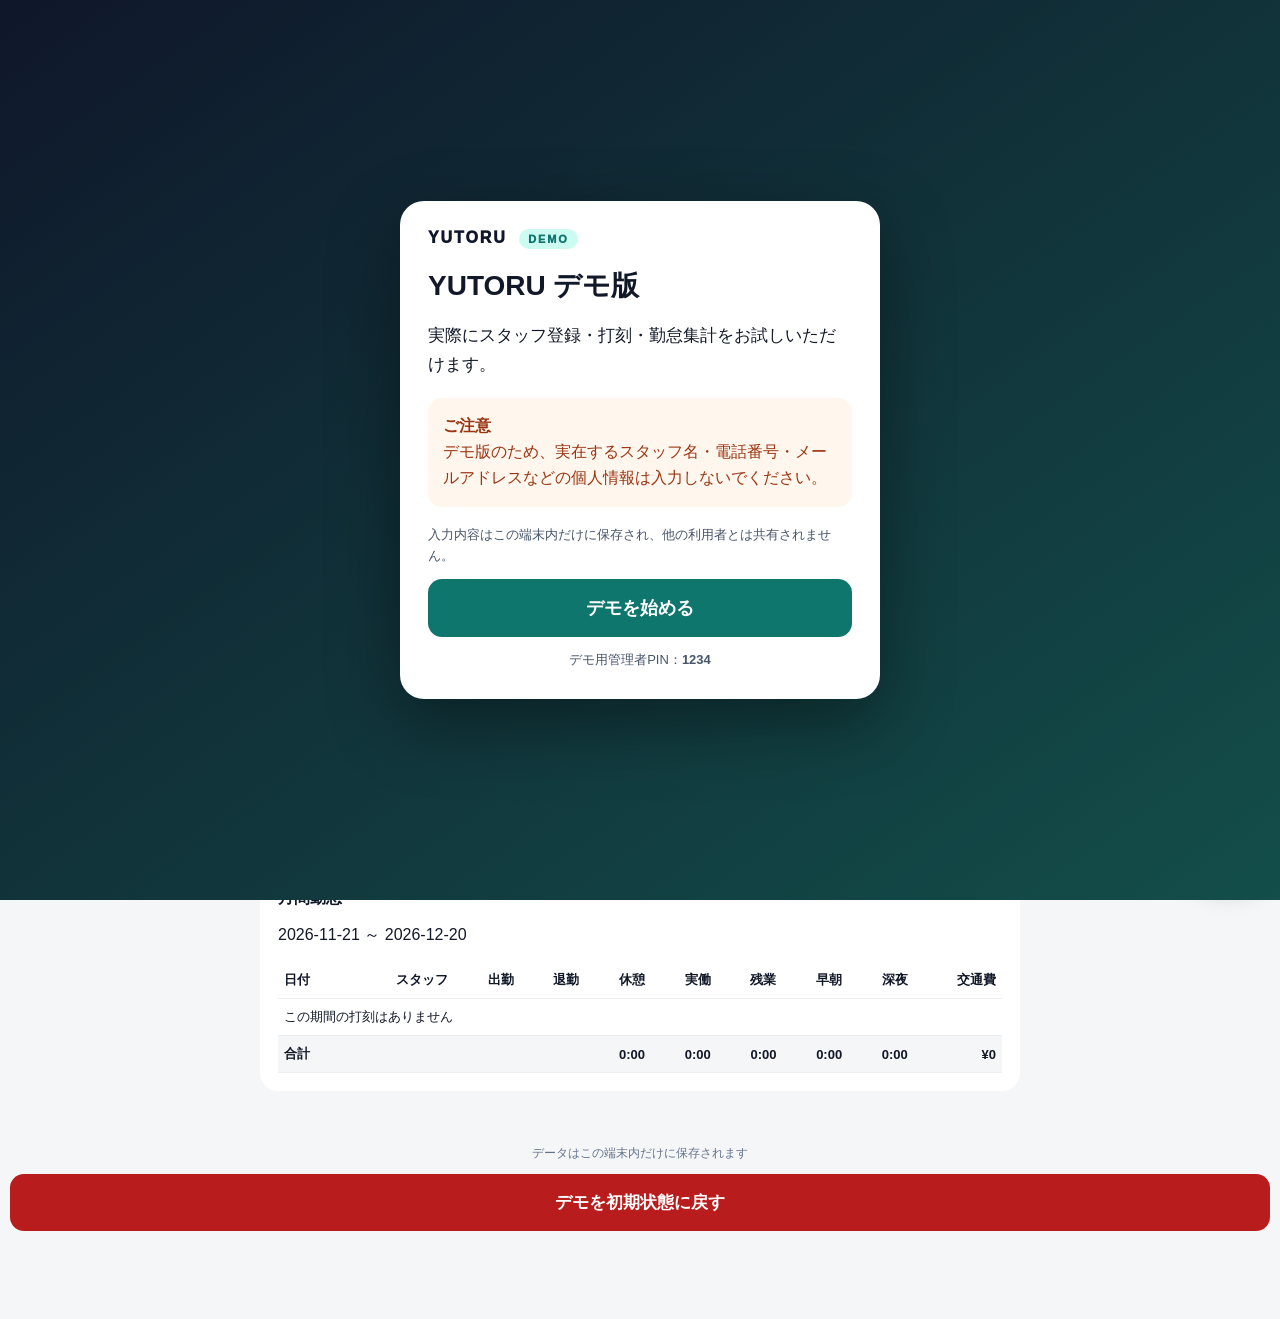
<file: index.html>
<!doctype html><html lang="ja"><head><meta http-equiv="Cache-Control" content="no-cache, no-store, must-revalidate"><meta http-equiv="Pragma" content="no-cache"><meta http-equiv="Expires" content="0"><meta charset="utf-8"><meta name="viewport" content="width=device-width,initial-scale=1,viewport-fit=cover"><title>YUTORU｜販売版 v3</title>
<meta name="theme-color" content="#111827">
<meta name="apple-mobile-web-app-capable" content="yes">
<meta name="apple-mobile-web-app-status-bar-style" content="default">
<meta name="apple-mobile-web-app-title" content="かんたん勤怠管理">
<link rel="manifest" href="manifest.webmanifest"><!-- v27: 休憩開始15分切り下げ・休憩終了15分繰り上げ・交通費込み支給額表示 -->
<style>body{font-family:-apple-system,sans-serif;background:#f5f6f8;margin:0;color:#111827}.w{max-width:760px;margin:auto;padding:18px}.top{background:#111827;color:white;padding:18px}.c{background:white;padding:18px;border-radius:18px;margin:14px 0}.g,.m{display:grid;grid-template-columns:1fr 1fr;gap:10px}select,input{width:100%;padding:13px;font-size:17px;box-sizing:border-box;border:1px solid #ddd;border-radius:11px}button{padding:17px;border:0;border-radius:14px;color:white;font-weight:800;font-size:17px}.in{background:#16a34a}.bs{background:#ca8a04}.be{background:#2563eb}.out,.del{background:#dc2626}.admin{background:#111827}.metric{background:#f5f6f8;padding:12px;border-radius:12px}.metric b{display:block;font-size:20px}.hide{display:none}.row{display:flex;gap:8px;flex-wrap:wrap}.row button{padding:10px;font-size:14px}.sr{display:flex;justify-content:space-between;align-items:center;padding:8px;border-bottom:1px solid #eee}.sr button{padding:8px;font-size:12px}.tw{overflow:auto}table{width:100%;border-collapse:collapse;white-space:nowrap;font-size:13px}th,td{padding:9px 6px;border-bottom:1px solid #eee;text-align:right}th:first-child,td:first-child{text-align:left}.total{font-weight:800;background:#f5f6f8}.note{font-size:12px;color:#6b7280}.actions button{background:#374151}.actions{margin-top:12px}
.summaryCards{display:none}
.payBreak{font-size:12px;color:#4b5563;line-height:1.55;margin-top:4px}
.payBreak b{color:#111827}
@media(max-width:640px){
  .closingTable{display:none}
  .summaryCards{display:grid;gap:12px}
  .staffPayCard{background:#f8fafc;border:1px solid #e5e7eb;border-radius:16px;padding:14px}
  .staffPayHead{display:flex;justify-content:space-between;align-items:baseline;gap:10px;margin-bottom:10px}
  .staffPayName{font-size:19px;font-weight:800}
  .staffPayTotal{font-size:20px;font-weight:900}
  .staffPayGrid{display:grid;grid-template-columns:1fr 1fr;gap:7px 12px;font-size:13px}
  .staffPayGrid div{display:flex;justify-content:space-between;gap:8px}
  .staffPayGrid span{color:#6b7280}
  .premiumBox{margin-top:10px;padding-top:10px;border-top:1px solid #e5e7eb;display:grid;grid-template-columns:1fr 1fr;gap:8px}
  .premiumItem{background:white;border-radius:10px;padding:9px}
  .premiumItem small{display:block;color:#6b7280}
  .premiumItem b{font-size:16px}
}

.payDash{margin-top:14px}
.payLegend{display:grid;grid-template-columns:repeat(4,1fr);gap:8px;margin:12px 0}
.legendItem{border-radius:12px;padding:10px 8px;text-align:center;font-size:12px;font-weight:700}
.legendBase{background:#eff6ff;color:#1d4ed8}
.legendOt{background:#fff7ed;color:#c2410c}
.legendNight{background:#f5f3ff;color:#6d28d9}
.legendTotal{background:#f0fdf4;color:#15803d}
.payOverview{display:grid;grid-template-columns:1.1fr repeat(4,1fr);gap:8px;margin:12px 0}
.overviewBox{background:#f8fafc;border:1px solid #e5e7eb;border-radius:12px;padding:10px;font-size:12px}
.overviewBox small{display:block;color:#6b7280;margin-bottom:4px}
.overviewBox b{font-size:15px}
.overviewCount{display:flex;align-items:center;gap:8px;font-size:14px;font-weight:800}
.overviewCount .peopleIcon{width:28px;height:28px;border-radius:50%;background:#eef2ff;display:grid;place-items:center}
.staffPayCard{background:#fff;border:1px solid #dfe4ea;border-radius:18px;padding:14px;box-shadow:0 2px 8px rgba(17,24,39,.04)}
.staffPayHead{display:flex;justify-content:space-between;align-items:center;gap:10px;margin-bottom:12px}
.staffIdentity{display:flex;align-items:center;gap:10px}
.staffAvatar{width:38px;height:38px;border-radius:50%;display:grid;place-items:center;background:linear-gradient(135deg,#2563eb,#4f46e5);color:white;font-weight:800}
.staffPayName{font-size:19px;font-weight:850}
.staffDays{display:inline-block;margin-top:3px;background:#f3f4f6;padding:3px 8px;border-radius:999px;font-size:11px;color:#4b5563}
.staffPayTotal small{display:block;color:#6b7280;font-size:11px;font-weight:600}
.staffPayTotal{font-size:22px;font-weight:900;text-align:right}
.staffStats{display:grid;grid-template-columns:repeat(5,1fr);border:1px solid #e5e7eb;border-radius:12px;overflow:hidden}
.statCell{padding:9px 5px;text-align:center;background:#fff;border-right:1px solid #e5e7eb}
.statCell:last-child{border-right:0}
.statCell small{display:block;color:#6b7280;font-size:10px;margin-bottom:4px}
.statCell b{font-size:14px}
.premiumBox{margin-top:10px;padding-top:0;border-top:0;display:grid;grid-template-columns:repeat(3,1fr);gap:8px}
.premiumItem{border-radius:12px;padding:10px}
.premiumItem small{display:block;font-size:10px;margin-bottom:4px}
.premiumItem b{font-size:17px}
.pBase{background:#eff6ff;color:#1d4ed8}
.pOt{background:#fff7ed;color:#c2410c}
.pNight{background:#f5f3ff;color:#6d28d9}
.payBreak{background:#f8fafc;border-radius:10px;padding:8px 10px;font-size:11px;color:#4b5563;line-height:1.45;margin-top:9px}
@media(max-width:640px){
  .payLegend{grid-template-columns:1fr 1fr}
  .payOverview{grid-template-columns:1fr 1fr}
  .payOverview .overviewCount{grid-column:1/-1}
  .staffStats{grid-template-columns:repeat(2,1fr)}
  .statCell{border-bottom:1px solid #e5e7eb}
  .statCell:nth-child(even){border-right:0}
  .statCell:last-child{grid-column:1/-1;border-bottom:0}
  .premiumBox{grid-template-columns:1fr 1fr}
  .premiumItem.pBase{grid-column:1/-1}
}


.pTransport{background:#f0fdf4;color:#15803d}
#transportRows .staffrow{display:grid;grid-template-columns:1fr minmax(130px,220px);align-items:center;gap:12px;padding:9px 0;border-bottom:1px solid #e5e7eb}
#transportRows input{width:100%;box-sizing:border-box}

@media print{body{background:white}.top,.no-print{display:none!important}.c{box-shadow:none;border:0;margin:0;padding:8px}.w{max-width:none;padding:0}}.timeSelectWrap{display:grid;grid-template-columns:minmax(88px,1fr) auto minmax(88px,1fr) auto;gap:6px;align-items:center;flex:1}
.timeSelectWrap select{width:100%;min-width:0;text-align:center;font-size:18px;font-weight:700;padding:13px 8px}
.timeUnit{font-size:15px;font-weight:800;color:#4b5563;white-space:nowrap}
@media(max-width:640px){
  .timeSelectWrap{grid-template-columns:minmax(76px,1fr) auto minmax(76px,1fr) auto;gap:5px}
  .timeSelectWrap select{font-size:17px;padding:12px 6px}
  .timeUnit{font-size:14px}
}
/* v37: iPhone punch-edit row readability */
.editRow{display:grid!important;grid-template-columns:minmax(138px,1.35fr) minmax(250px,2fr) 96px!important;gap:8px!important;align-items:center}
.editRow>select:first-child{width:100%!important;min-width:138px!important;font-size:17px!important;font-weight:700!important;padding-left:12px!important;padding-right:30px!important}
.editRow .timeSelectWrap{min-width:250px}
@media(max-width:640px){
  .editRow{grid-template-columns:minmax(128px,1.25fr) minmax(210px,2fr) 76px!important;gap:7px!important}
  .editRow>select:first-child{min-width:128px!important;font-size:16px!important;padding-left:10px!important;padding-right:26px!important}
  .editRow .timeSelectWrap{min-width:210px}
}
@media(max-width:430px){
  .editRow{grid-template-columns:132px minmax(205px,1fr) 72px!important;gap:6px!important}
  .editRow>select:first-child{min-width:132px!important;font-size:15px!important}
}


/* v38: mobile-friendly edit layout */
.editRow{
  display:grid!important;
  grid-template-columns:minmax(150px,1.2fr) minmax(260px,2fr) 88px!important;
  gap:8px!important;
  align-items:center;
  padding:8px 0;
}
.editRow .punchType{width:100%!important;min-width:150px!important}
.editRow .deleteWrap{display:flex;justify-content:flex-end}
.editRow .deleteWrap .del{width:100%;max-width:88px}
@media(max-width:640px){
  .editRow{
    grid-template-columns:1fr!important;
    gap:8px!important;
    border-bottom:1px solid #e5e7eb;
    padding:12px 0;
  }
  .editRow .punchType{
    width:100%!important;
    min-width:0!important;
    font-size:17px!important;
    font-weight:800!important;
  }
  .editRow .timeSelectWrap{
    width:100%!important;
    min-width:0!important;
    grid-template-columns:minmax(90px,1fr) auto minmax(90px,1fr) auto!important;
  }
  .editRow .deleteWrap{justify-content:flex-end}
  .editRow .deleteWrap .del{width:auto;min-width:88px;max-width:none}
}

</style>
<style>
body[data-device-role="punch"] #yutoruPlanBar select,
body[data-device-role="punch"] #demoPlanSwitcher,
body[data-device-role="punch"] #plusSettingsBtn,
body[data-device-role="punch"] #plusAdminPanel{
  display:none !important;
}
body[data-device-role="punch"] #yutoruPlanBar{
  justify-content:flex-start;
}
body[data-device-role="punch"] #currentPlanBadge{
  display:none !important;
}
</style>

<style>
body[data-device-role="punch"] .top{
  padding:18px 22px 16px !important;
  min-height:auto !important;
}
body[data-device-role="punch"] .top h2{
  display:block !important;
  margin:0 0 6px !important;
  font-size:24px !important;
  line-height:1.25 !important;
  letter-spacing:.01em;
}
body[data-device-role="punch"] .top #clock{
  font-size:22px !important;
  margin:0 !important;
  opacity:.95;
}
body[data-device-role="punch"] #punchTerminalBadge{
  margin:10px 14px 8px !important;
}
</style>

<style>
.singlePayslipPrint{display:none}
@media print{
  @page{size:A4 portrait;margin:10mm}
  body.print-payslip > *:not(#singlePayslipPrint){display:revert!important}
  body.print-payslip #singlePayslipPrint{
    display:block!important;
    position:static!important;
    width:100%;
    margin:0;padding:0;
    color:#111;background:#fff;
    font-family:-apple-system,BlinkMacSystemFont,"Helvetica Neue","Hiragino Kaku Gothic ProN","Yu Gothic",sans-serif;
  }

  body.print-payslip{margin:0!important;padding:0!important;background:#fff!important}
  body.print-payslip #singlePayslipPrint *{box-sizing:border-box}

  .psSheet{max-width:190mm;margin:0 auto;font-size:10.5pt;line-height:1.35}
  .psHead{display:flex;justify-content:space-between;align-items:flex-end;border-bottom:2px solid #111;padding-bottom:7px;margin-bottom:10px}
  .psBrand{font-weight:900;font-size:11pt;letter-spacing:.08em}
  .psTitle{font-size:20pt;font-weight:900}
  .psMeta{display:grid;grid-template-columns:1fr 1fr;gap:6px 16px;margin-bottom:10px}
  .psMeta div{border-bottom:1px solid #bbb;padding:4px 2px}
  .psSummary{display:grid;grid-template-columns:repeat(4,1fr);border:1px solid #bbb;border-radius:8px;overflow:hidden;margin-bottom:10px}
  .psSummary div{padding:7px 6px;text-align:center;border-right:1px solid #ddd}
  .psSummary div:last-child{border-right:0}
  .psSummary small{display:block;color:#555;margin-bottom:2px}
  .psPay{width:100%;border-collapse:collapse;margin-bottom:10px}
  .psPay th,.psPay td{border:1px solid #bbb;padding:6px 8px}
  .psPay th{text-align:left;background:#f3f4f6}
  .psPay td{text-align:right;font-weight:700}
  .psPay .psTotal th,.psPay .psTotal td{font-size:13pt;border-top:2px solid #111}
  .psDailyTitle{font-weight:900;margin:8px 0 4px}
  .psDaily{width:100%;border-collapse:collapse;font-size:9pt}
  .psDaily th,.psDaily td{border:1px solid #ccc;padding:4px 5px;text-align:center}
  .psDaily th{background:#f3f4f6}
  .psNote{font-size:8pt;color:#555;margin-top:7px}
}
</style>

</head><body>
<div id="distributionDemoGate" role="dialog" aria-modal="true" aria-labelledby="distributionDemoTitle">
 <div class="demoGateCard">
  <div class="demoGateBrand">YUTORU <span>DEMO</span></div>
  <h1 id="distributionDemoTitle">YUTORU デモ版</h1>
  <p class="demoGateLead">実際にスタッフ登録・打刻・勤怠集計をお試しいただけます。</p>
  <div class="demoPrivacyNotice"><b>ご注意</b><br>デモ版のため、実在するスタッフ名・電話番号・メールアドレスなどの個人情報は入力しないでください。</div>
  <p class="demoLocalNote">入力内容はこの端末内だけに保存され、他の利用者とは共有されません。</p>
  <button id="distributionDemoStart" type="button">デモを始める</button>
  <p class="demoPinGuide">デモ用管理者PIN：<b>1234</b></p>
 </div>
</div>
<style>
#yutoruPlanBar{
  position:sticky;top:0;z-index:8000;background:#ffffffee;backdrop-filter:blur(10px);
  border-bottom:1px solid #e2e8f0;padding:10px 14px;display:flex;gap:10px;
  align-items:center;justify-content:space-between
}
#yutoruPlanBar .ypLeft{font-weight:900;color:#0f172a}
#yutoruPlanBar .ypBadge{display:inline-block;margin-left:6px;padding:4px 9px;border-radius:999px;background:#ecfdf5;color:#0f766e;font-size:12px}
#yutoruPlanBar select{padding:8px 10px;border:1px solid #cbd5e1;border-radius:10px;background:#fff;font-weight:700}
#plusAdminPanel{margin:14px;background:#fff;border:1px solid #dbeafe;border-radius:18px;padding:16px;display:none}
#plusAdminPanel h3{margin:0 0 8px;color:#0f172a}
#plusAdminPanel p{margin:0 0 12px;color:#64748b;font-size:13px;line-height:1.6}
#plusAdminPanel button{width:100%;border:0;border-radius:12px;padding:13px;background:#0f766e;color:#fff;font-weight:800}
</style>
<div id="yutoruPlanBar">
  <div class="ypLeft">YUTORU <span id="currentPlanBadge" class="ypBadge">Standard</span></div>
  <select id="topPlanSelect" aria-label="デモプラン切替">
    <option value="founders">Founders 10</option>
    <option value="standard" selected>Standard</option>
    <option value="plus">Plus</option>
  </select>
</div>
<div id="plusAdminPanel">
  <h3>Plus｜保険・控除設定</h3>
  <p>健康保険・介護保険・厚生年金・雇用保険を、料率／月額固定／スタッフ個別で設定できます。</p>
  <button id="openPlusSettingsFromPanel" type="button">保険・控除設定を開く</button>
</div>


<style>
#punchTerminalBadge{
  display:none;margin:10px 14px 0;padding:10px 12px;border-radius:12px;
  background:#ecfdf5;color:#0f766e;font-weight:800;font-size:13px
}
body[data-device-role="punch"] #punchTerminalBadge{display:block}
</style>
<div id="punchTerminalBadge">🏪 店舗打刻端末モード｜スタッフの打刻専用</div>
<div class="top"><h2>かんたん勤怠管理</h2><div id="clock"></div></div><div class="w">
<div class="c no-print"><b>スタッフ</b><select id="staff"><option value="">読み込み中...</option></select><p id="status"></p><p id="cloudStatus" class="note">クラウド：未接続（端末内保存で利用中）</p><div class="g"><button class="in" onclick="stamp('出勤')">出勤</button><button class="bs" onclick="stamp('休憩開始')">休憩開始</button><button class="be" onclick="stamp('休憩終了')">休憩終了</button><button class="out" onclick="stamp('退勤')">退勤</button></div><p class="note">出勤・休憩・退勤は実際の打刻時刻を1分単位で記録し、勤怠集計も1分単位で計算します。</p></div>
<div class="c"><b>本日の勤務</b><div id="log"></div><div class="m"><div class="metric">実働<b id="work">--</b></div><div class="metric">休憩<b id="brk">--</b></div><div class="metric">残業（8時間超）<b id="ot">--</b></div><div class="metric">早朝<b id="early">--</b></div><div class="metric">深夜<b id="night">--</b></div></div></div>
<div class="c"><b>月間勤務（21日〜翌20日）</b><p id="period"></p><div class="tw"><table><thead><tr><th>日付</th><th>実働</th><th>休憩</th><th>残業</th><th>深夜</th></tr></thead><tbody id="monthly"></tbody><tfoot id="totals"></tfoot></table></div></div>
<div class="c no-print"><b>管理者メニュー</b><div id="pb" class="row"><input id="pin" type="password" placeholder="管理者PIN" style="flex:1"><button class="admin" onclick="login()">開く</button></div><div id="ad" class="hide"><div class="row"><input id="nn" placeholder="新しいスタッフ名" style="flex:1"><button class="admin" onclick="add()">追加</button></div><div id="list"></div><hr><b>クラウド保存</b>
<p class="note">最初の1回だけ管理者が接続すると、この端末は以後自動で同期します。30秒ごとに他端末の打刻・時給・交通費も自動取得します。ネットが切れても端末内に保存し、復帰後に再同期します。</p>
<div class="row"><input id="cloudEmail" type="email" placeholder="Supabase Authのメール" style="flex:1"><input id="cloudPassword" type="password" placeholder="パスワード" style="flex:1"></div>
<div class="row actions"><button onclick="cloudLogin()">クラウド接続</button><button onclick="cloudTest()">接続テスト</button><button onclick="syncCloud(true)">今すぐ同期</button><button onclick="cloudLogout()">切断</button></div>
<div id="cloudDiag" style="margin-top:10px;padding:12px;border:1px solid #d1d5db;border-radius:12px;background:#f8fafc;white-space:pre-wrap;font-size:13px;line-height:1.55">クラウド診断 v33：待機中</div>
<p id="cloudAdminMsg" class="note" style="white-space:pre-wrap"></p>
<hr><b>時給設定</b>
<p class="note">スタッフごとに時給を登録します。給与目安＝実働×時給＋8時間超の25%割増＋深夜時間の25%割増。</p>
<div id="wageList"></div>
<div class="row actions"><button onclick="saveWages()">時給を保存</button></div>
<p id="wageMsg" class="note"></p>
<hr><b>交通費設定</b>
<p class="note">スタッフごとに「1日あたりの交通費」を登録します。締め日集計では 出勤日数 × 1日交通費 を自動加算します。</p>
<div id="transportRows"></div><div class="row actions"><button onclick="saveTransports()">交通費を保存</button></div><p id="transportMsg" class="note"></p>
<hr><b>打刻の修正・削除</b><p class="note">スタッフと日付を選んで、過去の出勤・休憩・退勤時刻を「時・分」で見やすく修正できます。分は1分単位で修正できます。</p><div class="row"><select id="editStaff" style="flex:1"></select><input id="editDate" type="date" style="flex:1"><button class="admin" onclick="loadEdit()">読み込む</button></div><div id="editRows"></div><div class="row actions"><button onclick="addEditRow()">打刻を追加</button><button onclick="saveEdits()">修正を保存</button></div><p id="editMsg" class="note"></p><hr><b>締め日用・全スタッフ一覧</b>
<p class="note">スタッフごとに給与内訳をカード表示。残業・深夜の割増金額も色分けして確認できます。</p>
<div class="payDash">
  <div class="payLegend">
    <div class="legendItem legendBase">基本分（実働×時給）</div>
    <div class="legendItem legendOt">残業割増（+25%）</div>
    <div class="legendItem legendNight">深夜割増（+25%）</div>
    <div class="legendItem legendTotal">支給額（交通費込み）</div>
  </div>
  <div class="payOverview">
    <div class="overviewBox overviewCount"><span class="peopleIcon">👥</span><span>登録スタッフ <b id="staffCount">0名</b></span></div>
    <div class="overviewBox"><small>基本分 合計</small><b id="sumBase">¥0</b></div>
    <div class="overviewBox"><small>残業割増 合計</small><b id="sumOt">¥0</b></div>
    <div class="overviewBox"><small>深夜割増 合計</small><b id="sumNight">¥0</b></div>
    <div class="overviewBox"><small>交通費 合計</small><b id="sumTransport">¥0</b></div>
    <div class="overviewBox"><small>支給額（交通費込み） 合計</small><b id="sumTotal">¥0</b></div>
  </div>
</div>
<div id="allmonthlyCards" class="summaryCards"></div><div class="tw closingTable"><table><thead><tr><th>スタッフ</th><th>出勤日数</th><th>時給</th><th>実働</th><th>休憩</th><th>残業</th><th>残業割増</th><th>深夜</th><th>深夜割増</th><th>早朝手当</th><th>給与目安</th></tr></thead><tbody id="allmonthly"></tbody></table></div><div class="row actions"><button onclick="csv()">CSV出力</button><button onclick="printReport()">PDF/印刷</button></div></div></div>

<div id="singlePayslipPrint" class="singlePayslipPrint" aria-hidden="true"></div>
<div id="printAll" class="c hide"><h2>全スタッフ 月間勤怠・給与集計</h2><p id="printPeriod"></p><div class="tw"><table><thead><tr><th>スタッフ</th><th>出勤日数</th><th>時給</th><th>実働</th><th>休憩</th><th>残業</th><th>残業割増</th><th>深夜</th><th>深夜割増</th><th>早朝手当</th><th>給与目安</th></tr></thead><tbody id="printBody"></tbody><tfoot><tr class="total"><td colspan="10">人件費合計</td><td id="printPayrollTotal">¥0</td></tr></tfoot></table></div></div>
</div><script>
// YUTORU v21 single-page payslip print

// ZUCCA Attendance v44 rename persistence fix
// ZUCCA Attendance v41 original ZUCCA duplicate staff cleanup
// ZUCCA Attendance v41 duplicate fullname repair
// ZUCCA Attendance v42 duplicate-name cleanup 2
// ZUCCA Attendance v43 duplicate-name attendance reconciliation fix
// ZUCCA Attendance v40 staff rename + cloud history sync
// ZUCCA Attendance v39 cloud pull sync fix

// ZUCCA Attendance v31 all-staff calculation/save fix

const PHOTO_STAFF=[];const Q=x=>document.getElementById(x),SK='yutoru_distribution_demo_staff_v1',DK='yutoru_distribution_demo_data_v1',DEF=[];
const SUPABASE_URL="",SUPABASE_KEY=""; // 販売用
const CK='yutoru_distribution_demo_cloud_session_v1',DIRTY='yutoru_distribution_demo_dirty_days_v1',DELETED='yutoru_distribution_demo_deleted_staff_v1',WK='yutoru_distribution_demo_wages_v1',TK='yutoru_distribution_demo_transport_v1';
let cloudBusy=false;

function cloudSetStatus(msg,ok=true){
  let text=String(msg||'');
  let el=Q('cloudStatus');if(el)el.textContent='クラウド：'+text;
  let ad=Q('cloudAdminMsg');if(ad)ad.textContent=text;
  let dg=Q('cloudDiag');if(dg){dg.textContent='クラウド診断 v33\n'+text;dg.style.borderColor=ok?'#86efac':'#fca5a5';dg.style.background=ok?'#f0fdf4':'#fef2f2';}
}
function cloudSession(){try{return JSON.parse(localStorage.getItem(CK)||'null')}catch(e){return null}}
function saveCloudSession(s){if(s)localStorage.setItem(CK,JSON.stringify(s));else localStorage.removeItem(CK)}
async function authFetch(path,opt={}){let s=cloudSession();if(!s?.access_token)throw new Error('クラウド未接続');let h=Object.assign({'apikey':SUPABASE_KEY,'Authorization':'Bearer '+s.access_token,'Content-Type':'application/json'},opt.headers||{});let r=await fetch(SUPABASE_URL+path,Object.assign({},opt,{headers:h}));if(r.status===401&&s.refresh_token){let rr=await fetch(SUPABASE_URL+'/auth/v1/token?grant_type=refresh_token',{method:'POST',headers:{'apikey':SUPABASE_KEY,'Content-Type':'application/json'},body:JSON.stringify({refresh_token:s.refresh_token})});if(rr.ok){let ns=await rr.json();saveCloudSession(ns);h.Authorization='Bearer '+ns.access_token;r=await fetch(SUPABASE_URL+path,Object.assign({},opt,{headers:h}))}}if(!r.ok){let t=await r.text();throw new Error(t||('HTTP '+r.status))}return r}
function cloudErrorText(err){
  let raw=String(err?.message||err||'不明なエラー');
  let msg=raw;
  try{
    let j=JSON.parse(raw);
    msg=j.msg||j.message||j.error_description||j.error||raw;
  }catch(e){}
  const low=String(msg).toLowerCase();
  if(low.includes('invalid login credentials')) return 'メールアドレスまたはパスワードが違います。\nSupabase応答: '+msg;
  if(low.includes('email not confirmed')) return 'メール認証が完了していません。\nSupabase応答: '+msg;
  if(low.includes('user not found')) return 'このメールアドレスのユーザーが見つかりません。\nSupabase応答: '+msg;
  if(low.includes('failed to fetch')||low.includes('network')) return 'Supabaseへ通信できません。\nSupabase応答: '+msg;
  return msg;
}
async function cloudTest(){
  cloudSetStatus('接続テスト中…');
  try{
    let r=await fetch(SUPABASE_URL+'/auth/v1/health',{headers:{'apikey':SUPABASE_KEY}});
    let body=await r.text();
    if(!r.ok)throw new Error('HTTP '+r.status+' '+body);
    cloudSetStatus('Supabaseへの通信は正常です。\n次にメールとパスワードを入力して「クラウド接続」を押してください。');
    alert('Supabaseへの通信は正常です');
  }catch(err){
    let msg='接続テスト失敗：'+cloudErrorText(err);
    cloudSetStatus(msg,false);
    alert(msg);
  }
}
async function cloudLogin(){
  let e=Q('cloudEmail')?.value.trim(),p=Q('cloudPassword')?.value;
  if(!e||!p){
    let msg='メールとパスワードを両方入力してください。';
    cloudSetStatus(msg,false);alert(msg);return;
  }
  try{
    cloudSetStatus('認証中…\nメール: '+e);
    let r=await fetch(SUPABASE_URL+'/auth/v1/token?grant_type=password',{
      method:'POST',
      headers:{'apikey':SUPABASE_KEY,'Content-Type':'application/json'},
      body:JSON.stringify({email:e,password:p})
    });
    let body=await r.text();
    if(!r.ok)throw new Error('HTTP '+r.status+' '+body);
    let session=JSON.parse(body);
    if(!session?.access_token)throw new Error('認証応答にaccess_tokenがありません: '+body);
    saveCloudSession(session);
    Q('cloudPassword').value='';
    cloudSetStatus('認証成功 ✓\n勤怠データを同期しています…');
    await syncCloud(true);
    cloudSetStatus('認証・同期ともに成功しました ✓');
    alert('クラウド接続・同期に成功しました');
  }catch(err){
    console.error('Cloud login error:',err);
    let msg='接続失敗：'+cloudErrorText(err);
    cloudSetStatus(msg,false);
    alert(msg);
  }
}

function cloudLogout(){saveCloudSession(null);cloudSetStatus('未接続（端末内保存で利用中）');}
function dirtySet(){try{return new Set(JSON.parse(localStorage.getItem(DIRTY)||'[]'))}catch(e){return new Set()}}
function markDirty(s,d){let z=dirtySet();z.add(s+'|'+d);localStorage.setItem(DIRTY,JSON.stringify([...z]))}
function clearDirty(s,d){let z=dirtySet();z.delete(s+'|'+d);localStorage.setItem(DIRTY,JSON.stringify([...z]))}
function deletedStaff(){try{return new Set(JSON.parse(localStorage.getItem(DELETED)||'[]'))}catch(e){return new Set()}}
function markStaffDeleted(n){let z=deletedStaff();z.add(n);localStorage.setItem(DELETED,JSON.stringify([...z]))}
function unmarkStaffDeleted(n){let z=deletedStaff();z.delete(n);localStorage.setItem(DELETED,JSON.stringify([...z]))}
async function cloudReplaceDay(s,d,a){if(!cloudSession())return;await authFetch('/rest/v1/attendance?staff_name=eq.'+encodeURIComponent(s)+'&work_date=eq.'+encodeURIComponent(d),{method:'DELETE',headers:{'Prefer':'return=minimal'}});if(a.length){let rows=a.map((v,i)=>({staff_name:s,work_date:d,punch_type:v[0],punch_time:v[1]+':00',position:i}));await authFetch('/rest/v1/attendance',{method:'POST',headers:{'Prefer':'return=minimal'},body:JSON.stringify(rows)})}clearDirty(s,d)}
async function cloudSyncStaff(){let local=staff(),w=wages(),tr=transports();for(let i=0;i<local.length;i++){let n=local[i];await authFetch('/rest/v1/staff_members?on_conflict=name',{method:'POST',headers:{'Prefer':'resolution=merge-duplicates,return=minimal'},body:JSON.stringify({name:n,active:true,sort_order:i,hourly_wage:Number(w[n]||0),transport_per_day:Number(tr[n]||0)})});unmarkStaffDeleted(n)}for(let n of deletedStaff()){await authFetch('/rest/v1/staff_members?name=eq.'+encodeURIComponent(n),{method:'PATCH',headers:{'Prefer':'return=minimal'},body:JSON.stringify({active:false})})}}
async function fetchCloudAttendance(){let r=await authFetch('/rest/v1/attendance?select=staff_name,work_date,punch_type,punch_time,position,id&order=work_date.asc,position.asc,id.asc');return await r.json()}
const DUPLICATE_STAFF_NAME_MAP={
  '茅野しのぶ':'チノ',
  '大森明日香':'アスカ',
  '松沢日和':'ヒヨリ',
  '小林千佑':'チヒロ',
  '寺崎雄介':'ユウスケ',
  '小栗碧':'アオイ',
  '山本ゆい':'ユイ',
  '伊藤美優':'ミユ',
  '青木那奈':'ナナ',
  '立石琉瑛':'リュウエイ',
  '宮本慶子':'ケイコ',
  '椎谷彩月':'サツキ'
};


function punchSetScore(arr, preferAlias=false){
  if(!Array.isArray(arr)||!arr.length)return -1;
  const types=arr.map(v=>Array.isArray(v)?v[0]:v.punch_type);
  const inN=types.filter(x=>x==='出勤').length;
  const outN=types.filter(x=>x==='退勤').length;
  const bs=types.filter(x=>x==='休憩開始').length;
  const be=types.filter(x=>x==='休憩終了').length;
  let score=0;
  if(inN)score+=100;
  if(outN)score+=100;
  if(inN&&outN)score+=300;
  score+=Math.min(bs,be)*40;
  if(bs===be)score+=20;
  score+=arr.length*3;
  if(preferAlias)score+=0.5;
  return score;
}
function normalizePunchSet(arr){
  return (arr||[]).map((r,i)=>Array.isArray(r)?[r[0],String(r[1]||'').slice(0,5)]:[r.punch_type,String(r.punch_time||'').slice(0,5)]);
}
function chooseBetterPunchSet(canonArr,aliasArr,preferAlias=false){
  const c=normalizePunchSet(canonArr),a=normalizePunchSet(aliasArr);
  const cs=punchSetScore(c,false),as=punchSetScore(a,preferAlias);
  if(as>cs)return a;
  if(cs>as)return c;
  if(a.length!==c.length)return a.length>c.length?a:c;
  return preferAlias&&a.length?a:c;
}

async function repairDuplicateCloudStaff(){
  // v44: 旧フルネーム→略称への自動修復は完了済み。
  // 名前変更後の新しい名前を旧名へ戻してしまうため、通常同期では実行しない。
  return;
}

async function fetchCloudStaff(){let r=await authFetch('/rest/v1/staff_members?select=name,active,sort_order,hourly_wage,transport_per_day&order=sort_order.asc,name.asc');return await r.json()}
function allLocalDays(){let x=JSON.parse(localStorage.getItem(DK)||'{}'),out=[];for(let [s,days] of Object.entries(x))for(let [d,a] of Object.entries(days||{}))if(Array.isArray(a)&&a.length)out.push([s,d,a]);return out}
async function syncCloud(showMsg=false){
  if(cloudBusy)return;
  if(!cloudSession()){
    if(showMsg)cloudSetStatus('未接続（端末内保存で利用中）',false);
    return;
  }
  cloudBusy=true;
  try{
    cloudSetStatus('同期中…');
    await repairDuplicateCloudStaff();
    let dirty=dirtySet();

    // 端末で変更した日を先にクラウドへ送る
    for(let k of [...dirty]){
      let [s,d]=k.split('|'),
          x=JSON.parse(localStorage.getItem(DK)||'{}');
      await cloudReplaceDay(s,d,x[s]?.[d]||[]);
    }

    let rows=await fetchCloudAttendance();
    if(!rows.length){
      for(let [s,d,a] of allLocalDays())await cloudReplaceDay(s,d,a);
      rows=await fetchCloudAttendance();
    }

    // クラウドの打刻を端末へ反映
    let x=JSON.parse(localStorage.getItem(DK)||'{}');
    let cloudKeys=new Set();
    for(let r of rows){
      let sn=r.staff_name,d=r.work_date,t=String(r.punch_time||'').slice(0,5);
      x[sn]??={};
      if(!cloudKeys.has(sn+'|'+d)){
        x[sn][d]=[];
        cloudKeys.add(sn+'|'+d);
      }
      x[sn][d].push([r.punch_type,t]);
    }
    localStorage.setItem(DK,JSON.stringify(x));

    // スタッフ・時給・交通費は通常同期ではクラウドを正として取得する。
    // 別端末の空欄データでクラウドを上書きしない。
    let sr=await fetchCloudStaff();

    // クラウド側が完全に空の初回だけ、この端末の設定を登録する。
    if(!sr.length){
      await cloudSyncStaff();
      sr=await fetchCloudStaff();
    }

    let active=sr.filter(v=>v.active).map(v=>v.name);
    if(active.length)localStorage.setItem(SK,JSON.stringify(active));

    let cw={},ct={};
    sr.forEach(v=>{
      if(!v.active)return;
      let hw=Number(v.hourly_wage||0),tp=Number(v.transport_per_day||0);
      if(hw>0)cw[v.name]=hw;
      if(tp>0)ct[v.name]=tp;
    });
    localStorage.setItem(WK,JSON.stringify(cw));
    localStorage.setItem(TK,JSON.stringify(ct));

    rs();
    cloudSetStatus('同期済み ✓');
  }catch(err){
    console.error('syncCloud error:',err);
    cloudSetStatus('未同期（端末内には保存済み）\n'+cloudErrorText(err),false);
  }finally{
    cloudBusy=false;
  }
}
let cloudRetryTimer=null;
function scheduleCloudRetry(){
  if(cloudRetryTimer)clearTimeout(cloudRetryTimer);
  cloudRetryTimer=setTimeout(async()=>{
    cloudRetryTimer=null;
    if(cloudSession()&&dirtySet().size)await syncCloud(false);
  },5000);
}
async function cloudAfterDayChange(s,d,a){
  markDirty(s,d);
  if(!cloudSession()){
    cloudSetStatus('未接続（端末内保存で利用中）',false);
    return;
  }
  try{
    cloudSetStatus('同期中…');
    await cloudReplaceDay(s,d,a);
    cloudSetStatus('同期済み ✓');
  }catch(e){
    console.error('cloudAfterDayChange error:',e);
    cloudSetStatus('未同期（端末内には保存済み）\n自動で再試行します。\n'+cloudErrorText(e),false);
    scheduleCloudRetry();
  }
}
async function cloudAddStaff(n){if(!cloudSession())return;try{await authFetch('/rest/v1/staff_members?on_conflict=name',{method:'POST',headers:{'Prefer':'resolution=merge-duplicates,return=minimal'},body:JSON.stringify({name:n,active:true,sort_order:staff().indexOf(n),hourly_wage:Number(wages()[n]||0),transport_per_day:Number(transports()[n]||0)})});unmarkStaffDeleted(n);cloudSetStatus('同期済み ✓')}catch(e){cloudSetStatus('スタッフ変更は端末内のみ保存',false)}}
async function cloudDeleteStaff(n){markStaffDeleted(n);if(!cloudSession())return;try{await authFetch('/rest/v1/staff_members?name=eq.'+encodeURIComponent(n),{method:'PATCH',headers:{'Prefer':'return=minimal'},body:JSON.stringify({active:false})});cloudSetStatus('同期済み ✓')}catch(e){cloudSetStatus('スタッフ変更は端末内のみ保存',false)}}

function wages(){try{let w=JSON.parse(localStorage.getItem(WK)||'{}');return w&&typeof w==='object'?w:{}}catch(e){return {}}}
function yen(n){return '¥'+Math.round(Number(n)||0).toLocaleString('ja-JP')}

function transports(){try{return JSON.parse(localStorage.getItem(TK)||'{}')}catch(e){return {}}}
function saveTransport(name,val){
  let x=transports(),n=Math.max(0,Number(val||0));
  if(val==='')delete x[name];else x[name]=n;
  localStorage.setItem(TK,JSON.stringify(x));
  allSummary();
}
async function saveTransports(){
  let x=transports();
  document.querySelectorAll('#transportRows input[data-staff]').forEach(inp=>{
    let v=Math.max(0,Number(inp.value)||0);
    if(inp.value==='')delete x[inp.dataset.staff];else x[inp.dataset.staff]=v;
  });
  localStorage.setItem(TK,JSON.stringify(x));
  allSummary();
  if(Q('transportMsg'))Q('transportMsg').textContent='交通費を保存しました';
  if(cloudSession()){
    try{
      await cloudSyncStaff();
      if(Q('transportMsg'))Q('transportMsg').textContent='交通費を保存・クラウド同期しました ✓';
      cloudSetStatus('同期済み ✓');
    }catch(e){
      if(Q('transportMsg'))Q('transportMsg').textContent='交通費は端末内に保存済み（クラウド同期は未完了）';
    }
  }
}


function yutoruWorkRules(){
  try{return JSON.parse(localStorage.getItem("yutoru_distribution_demo_work_rules_v1")||"{}")}catch(e){return {}}
}
function _ymins(v){
  if(!v)return 0;
  let p=String(v).split(":").map(Number);
  return (p[0]||0)*60+(p[1]||0);
}
function earlyMinutesForRows(rows){
  let r=yutoruWorkRules(), es=_ymins(r.earlyStart||"05:00"), ee=_ymins(r.earlyEnd||"08:00");
  let aa=(rows||[]).map(v=>[v[0],roundPunchTime(v[0],v[1])]);
  if(!aa.some(v=>v[0]==="退勤")){
    let ins=[]; aa.forEach((v,i)=>{if(v[0]==="出勤")ins.push(i)});
    if(ins.length>=2) aa[ins[ins.length-1]][0]="退勤";
  }
  let ci=aa.find(v=>v[0]==="出勤"), co=[...aa].reverse().find(v=>v[0]==="退勤");
  if(!ci||!co)return 0;
  let st=_ymins(ci[1]), en=_ymins(co[1]); if(en<st)en+=1440;

  let breaks=[], open=null;
  for(let v of aa){
    let m=_ymins(v[1]); if(m<st)m+=1440;
    if(v[0]==="休憩開始") open=m;
    if(v[0]==="休憩終了" && open!=null){breaks.push([open,m<open?m+1440:m]); open=null}
  }

  function inEarly(minute){
    let md=((minute%1440)+1440)%1440;
    if(es===ee) return false;
    return es<ee ? (md>=es && md<ee) : (md>=es || md<ee);
  }
  function inBreak(minute){return breaks.some(b=>minute>=b[0] && minute<b[1])}

  let n=0;
  for(let m=st;m<en;m++) if(inEarly(m) && !inBreak(m)) n++;
  return n;
}
function staffEarlySummary(x,name,wage){
  let rules=yutoruWorkRules(), mode=rules.earlyMode||"none", value=Number(rules.earlyValue||0);
  let [st,en]=range(),d=new Date(st),mins=0,days=0;
  while(d<=en){
    let rows=x[name]?.[iso(d)]||[];
    let em=earlyMinutesForRows(rows);
    if(em>0){mins+=em;days++}
    d.setDate(d.getDate()+1);
  }
  let amount=0;
  if(mode==="rate") amount=mins/60*Number(wage||0)*(value/100);
  else if(mode==="hourly_fixed") amount=mins/60*value;
  else if(mode==="shift_fixed") amount=days*value;
  return {minutes:mins,days,amount,mode,value};
}

function payrollDetail(t,wage,transportPerDay=0,earlyAllowance=0){
  wage=Number(wage)||0;
  transportPerDay=Number(transportPerDay)||0;
  let work=t[1]||0,ot=t[3]||0,night=t[4]||0;
  let base=work/60*wage;
  let overtimePremium=ot/60*wage*.25;
  let nightPremium=night/60*wage*.25;
  let transport=(t[0]||0)*transportPerDay;
  earlyAllowance=Number(earlyAllowance)||0; return {base,overtimePremium,nightPremium,earlyAllowance,transport,transportPerDay,total:base+overtimePremium+nightPremium+earlyAllowance+transport};
}
function payrollFromTotals(t,wage,transportPerDay=0){return payrollDetail(t,wage,transportPerDay).total}
function renderWages(){let box=Q('wageList');if(!box)return;let w=wages();box.replaceChildren();staff().forEach(n=>{let row=document.createElement('div');row.className='sr';let sp=document.createElement('span');sp.textContent=n;let inp=document.createElement('input');inp.type='number';inp.min='0';inp.step='10';inp.inputMode='numeric';inp.value=w[n]||'';inp.placeholder='時給';inp.dataset.staff=n;inp.style.width='140px';row.append(sp,inp);box.appendChild(row)})}
async function saveWages(){let w=wages();document.querySelectorAll('#wageList input[data-staff]').forEach(inp=>{let v=Math.max(0,Number(inp.value)||0);if(v>0)w[inp.dataset.staff]=v;else delete w[inp.dataset.staff]});localStorage.setItem(WK,JSON.stringify(w));Q('wageMsg').textContent='時給を保存しました';allSummary();if(cloudSession()){try{await cloudSyncStaff();Q('wageMsg').textContent='時給を保存・クラウド同期しました ✓';cloudSetStatus('同期済み ✓')}catch(e){Q('wageMsg').textContent='時給は端末内に保存済み（クラウド同期は未完了）'}}}

function migrateData(){try{
  // 初回だけ旧名の修正と初期スタッフ登録を行う。削除後は自動復活させない。
  const MK='yutoru_distribution_demo_migrated_v1';
  let raw=localStorage.getItem(SK),a=raw?JSON.parse(raw):[];
  const rename={'シナ':'シャナ','リュウセイ':'リュウエイ','リクタイ':'リュウエイ','シュウ':'シェフ'};
  const remove=new Set([]);
  a=(Array.isArray(a)?a:[]).map(n=>rename[n]||n).filter(n=>!remove.has(n));
  if(!localStorage.getItem(MK)){
    if(!raw||!a.length) a=[...DEF];
    localStorage.setItem(MK,'1');
  }
  a=[...new Set(a)]; localStorage.setItem(SK,JSON.stringify(a));
  let d=JSON.parse(localStorage.getItem(DK)||'{}');
  for(const [oldn,newn] of Object.entries(rename)){if(d[oldn]){d[newn]??={};for(const [day,rows] of Object.entries(d[oldn])){if(!d[newn][day])d[newn][day]=rows}delete d[oldn]}}
  localStorage.setItem(DK,JSON.stringify(d));
}catch(e){}}
function staff(){try{migrateData();const v=JSON.parse(localStorage.getItem(SK)||'[]');return Array.isArray(v)?v:[]}catch(e){return []}} function safe(s){return String(s).replace(/[&<>]/g,'')}
function iso(d){return d.getFullYear()+'-'+String(d.getMonth()+1).padStart(2,'0')+'-'+String(d.getDate()).padStart(2,'0')}
function fillStaffSelect(el,names,keep){if(!el)return;el.replaceChildren();names.forEach(n=>{const op=document.createElement('option');op.value=n;op.textContent=n;el.appendChild(op)});if(keep&&names.includes(keep))el.value=keep;else if(names.length)el.selectedIndex=0}
function rs(){const a=staff();const main=Q('staff');const o=main?main.value:'';fillStaffSelect(main,a,o);if(Q('editStaff')){const eo=Q('editStaff').value;fillStaffSelect(Q('editStaff'),a,eo)}rl();renderWages();render();allSummary()}
function punchTime(kind){
  const d=new Date(),h=d.getHours(),m=d.getMinutes();
  return String(h).padStart(2,'0')+':'+String(m).padStart(2,'0')
}
function stamp(k){let x=JSON.parse(localStorage.getItem(DK)||'{}'),s=Q('staff').value,day=iso(new Date());if(!s)return;x[s]??={};x[s][day]??=[];x[s][day].push([k,punchTime(k)]);localStorage.setItem(DK,JSON.stringify(x));render();allSummary();cloudAfterDayChange(s,day,x[s][day])}
function mins(t){let a=t.split(':').map(Number);return a[0]*60+a[1]} function fmt(n){if(n==null)return'--';n=Math.max(0,Math.round(n));return Math.floor(n/60)+':'+String(n%60).padStart(2,'0')}
function roundPunchTime(kind,time){ return time; }

function calc(a){
  // 実際の打刻時刻をそのまま1分単位で計算する
  let aa=(a||[]).map(v=>[v[0],v[1]]);
  // 修正画面や旧データで「出勤」が2回になっている場合、退勤が無ければ最後の出勤を退勤として扱う。
  // これにより休憩なしの「出勤→退勤」だけの日も全スタッフ共通で実働計算できる。
  if(!aa.some(v=>v[0]==='退勤')){
    let ins=[];aa.forEach((v,i)=>{if(v[0]==='出勤')ins.push(i)});
    if(ins.length>=2)aa[ins[ins.length-1]][0]='退勤';
  }
  let ci=aa.find(v=>v[0]=='出勤'),
      co=[...aa].reverse().find(v=>v[0]=='退勤'),
      b=0,nb=0,op=null;

  for(let v of aa){
    if(v[0]=='休憩開始')op=mins(v[1]);
    if(v[0]=='休憩終了'&&op!=null){
      let e=mins(v[1]);
      b+=Math.max(0,e-op);
      nb+=Math.max(0,e-Math.max(op,1320));
      op=null;
    }
  }

  if(!ci||!co)return[null,b,null,null];

  let st=mins(ci[1]),en=mins(co[1]);
  if(en<st)en+=1440;

  let work=Math.max(0,en-st-b);

  let overtime=Math.max(0,work-480);

  let night=Math.max(0,en-Math.max(st,1320)-nb);

  return[work,b,overtime,night];
}
function range(){let n=new Date(),s=n.getDate()>=21?new Date(n.getFullYear(),n.getMonth(),21):new Date(n.getFullYear(),n.getMonth()-1,21);return[s,new Date(s.getFullYear(),s.getMonth()+1,20)]}
function render(){let x=JSON.parse(localStorage.getItem(DK)||'{}'),s=Q('staff').value,d=iso(new Date()),a=x[s]?.[d]||[];Q('log').innerHTML=a.map(v=>'<p>'+v[0]+' <b>'+v[1]+'</b></p>').join('')||'<p>まだ打刻はありません</p>';Q('status').textContent=a.length?'最後：'+a[a.length-1][0]:'未打刻';let c=calc(a);['work','brk','ot','night'].forEach((z,i)=>Q(z).textContent=fmt(c[i]));month(x,s)}
function month(x,s){let [st,en]=range(),d=new Date(st),rows=[],tot=[0,0,0,0];Q('period').textContent=iso(st)+' ～ '+iso(en);while(d<=en){let k=iso(d),a=x[s]?.[k]||[];if(a.length){let c=calc(a);rows.push('<tr><td>'+(d.getMonth()+1)+'/'+d.getDate()+'</td>'+c.map(v=>'<td>'+fmt(v)+'</td>').join('')+'</tr>');c.forEach((v,i)=>{if(v!=null)tot[i]+=v})}d.setDate(d.getDate()+1)}Q('monthly').innerHTML=rows.join('')||'<tr><td colspan="5">この期間の打刻はありません</td></tr>';Q('totals').innerHTML='<tr class="total"><td>合計</td>'+tot.map(v=>'<td>'+fmt(v)+'</td>').join('')+'</tr>'}
function staffTotal(x,s){let [st,en]=range(),d=new Date(st),tot=[0,0,0,0],days=0;while(d<=en){let a=x[s]?.[iso(d)]||[];if(a.some(v=>v[0]==='出勤'))days++;let c=calc(a);c.forEach((v,i)=>{if(v!=null)tot[i]+=v});d.setDate(d.getDate()+1)}return [days,...tot]}

function renderTransportRows(){
  let box=Q('transportRows'); if(!box)return;
  let x=transports(); box.replaceChildren();
  staff().forEach(n=>{
    let row=document.createElement('div');row.className='staffrow';
    let sp=document.createElement('span');sp.textContent=n;
    let inp=document.createElement('input');inp.type='number';inp.min='0';inp.step='1';inp.inputMode='numeric';
    inp.value=Object.prototype.hasOwnProperty.call(x,n)?x[n]:'';inp.placeholder='通常交通費（未設定）';inp.dataset.staff=n;
    row.append(sp,inp);box.appendChild(row);
  });
}

function allSummary(){
  let x=JSON.parse(localStorage.getItem(DK)||'{}'),w=wages(),tr=transports();
  let grand=0,sumBase=0,sumOt=0,sumNight=0,sumEarly=0,sumTransport=0,tableRows=[],cards=[];
  let members=staff();
  members.forEach(name=>{
    let t=staffTotal(x,name),rate=Number(w[name]||0),transportPerDay=Number(tr[name]||0),early=staffEarlySummary(x,name,rate),p=payrollDetail(t,rate,transportPerDay,early.amount);
    if(typeof periodTransport==='function'){let legacy=p.transport;p.transport=periodTransport(name);p.total+=p.transport-legacy}
    grand+=p.total;sumBase+=p.base;sumOt+=p.overtimePremium;sumNight+=p.nightPremium;sumEarly+=p.earlyAllowance;sumTransport+=p.transport;
    tableRows.push('<tr><td>'+safe(name)+'</td><td>'+t[0]+'</td><td>'+yen(rate)+'</td><td>'+fmt(t[1])+'</td><td>'+fmt(t[2])+'</td><td>'+fmt(t[3])+'</td><td>'+yen(p.overtimePremium)+'</td><td>'+fmt(t[4])+'</td><td>'+yen(p.nightPremium)+'</td><td>'+yen(p.total)+'</td></tr>');
    let initial=safe(name).charAt(0);
    cards.push(
      '<div class="staffPayCard">'+
        '<div class="staffPayHead">'+
          '<div class="staffIdentity"><div class="staffAvatar">'+initial+'</div><div><div class="staffPayName">'+safe(name)+'</div><span class="staffDays">出勤日数 '+t[0]+'日</span></div></div>'+
          '<div class="staffPayTotal"><small>支給額（交通費込み）</small>'+yen(p.total)+'</div>'+
        '</div>'+
        '<div class="staffStats">'+
          '<div class="statCell"><small>時給</small><b>'+yen(rate)+'</b></div>'+
          '<div class="statCell"><small>実働</small><b>'+fmt(t[1])+'</b></div>'+
          '<div class="statCell"><small>休憩</small><b>'+fmt(t[2])+'</b></div>'+
          '<div class="statCell"><small>残業時間</small><b>'+fmt(t[3])+'</b></div>'+
          '<div class="statCell"><small>深夜時間</small><b>'+fmt(t[4])+'</b></div>'+
        '</div>'+
        '<div class="premiumBox">'+
          '<div class="premiumItem pBase"><small>基本分（実働×時給）</small><b>'+yen(p.base)+'</b></div>'+
          '<div class="premiumItem pOt"><small>残業割増分（+25%）</small><b>'+yen(p.overtimePremium)+'</b></div>'+
          '<div class="premiumItem pNight"><small>深夜割増分（+25%）</small><b>'+yen(p.nightPremium)+'</b></div>'+'<div class="premiumItem"><small>早朝手当（'+fmt(early.minutes)+'）</small><b>'+yen(p.earlyAllowance)+'</b></div>'+
          '<div class="premiumItem pTransport"><small>交通費（'+t[0]+'日 × '+yen(p.transportPerDay)+'）</small><b>'+yen(p.transport)+'</b></div>'+
        '</div>'+
        '<div class="payBreak">計算式：基本分 '+yen(p.base)+' ＋ 残業割増 '+yen(p.overtimePremium)+' ＋ 深夜割増 '+yen(p.nightPremium)+' ＋ 早朝手当 '+yen(p.earlyAllowance)+' ＋ 交通費 '+yen(p.transport)+' ＝ <b>支給額（交通費込み） '+yen(p.total)+'</b></div>'+
        '<div class="no-print" style="margin-top:12px"><button type="button" class="admin staffPayslipBtn" style="width:100%" data-staff-name="'+escAttr(name)+'">このスタッフの給与明細をPDF/印刷</button></div>'+
      '</div>'
    );
  });
  Q('allmonthly').innerHTML=tableRows.join('');
  if(Q('allmonthlyCards'))Q('allmonthlyCards').innerHTML=cards.join('');
  Q('printBody').innerHTML=tableRows.join('');
  if(Q('printPayrollTotal'))Q('printPayrollTotal').textContent=yen(grand);
  if(Q('staffCount'))Q('staffCount').textContent=members.length+'名';
  if(Q('sumBase'))Q('sumBase').textContent=yen(sumBase);
  if(Q('sumOt'))Q('sumOt').textContent=yen(sumOt);
  if(Q('sumNight'))Q('sumNight').textContent=yen(sumNight);
  if(Q('sumTransport'))Q('sumTransport').textContent=yen(sumTransport);
  if(Q('sumTotal'))Q('sumTotal').textContent=yen(grand);
  renderTransportRows();
  let r=range();Q('printPeriod').textContent=iso(r[0])+' ～ '+iso(r[1]);
}
function escAttr(s){return String(s).replace(/&/g,'&amp;').replace(/"/g,'&quot;').replace(/</g,'&lt;')}
function defaultEditDate(){if(Q('editDate')&&!Q('editDate').value)Q('editDate').value=iso(new Date())}
function loadEdit(){defaultEditDate();let x=JSON.parse(localStorage.getItem(DK)||'{}'),s=Q('editStaff').value,d=Q('editDate').value,a=(x[s]?.[d]||[]).map(v=>[v[0],v[1]]);window._zuccaEdit=a;renderEditRows();Q('editMsg').textContent=a.length?'打刻を読み込みました':'この日の打刻はありません。必要なら「打刻を追加」できます。'}

function setEditHour(i,h){
  let cur=(window._zuccaEdit[i]&&window._zuccaEdit[i][1])||'09:00';
  let mm=cur.split(':')[1]||'00';
  window._zuccaEdit[i][1]=h+':'+mm;
}
function setEditMinute(i,m){
  let cur=(window._zuccaEdit[i]&&window._zuccaEdit[i][1])||'09:00';
  let hh=cur.split(':')[0]||'09';
  window._zuccaEdit[i][1]=hh+':'+m;
}

function renderEditRows(){
  let a=window._zuccaEdit||[];
  const hours=Array.from({length:25},(_,h)=>String(h).padStart(2,'0'));
  const mins15=masterSettings().roundUnit===1?Array.from({length:60},(_,m)=>String(m).padStart(2,'0')):['00','15','30','45'];

  Q('editRows').innerHTML=a.map((v,i)=>{
    let normalized=roundPunchTime(v[0],v[1]||'09:00');
    let parts=normalized.split(':');
    let hh=parts[0],mm=parts[1];
    window._zuccaEdit[i][1]=normalized;

    let hourOptions=hours.map(h=>'<option value="'+h+'"'+(h===hh?' selected':'')+'>'+h+'</option>').join('');
    let minOptions=mins15.map(m=>'<option value="'+m+'"'+(m===mm?' selected':'')+'>'+m+'</option>').join('');

    return '<div class="editRow">'+
      '<select class="punchType" onchange="_zuccaEdit['+i+'][0]=this.value;_zuccaEdit['+i+'][1]=roundPunchTime(this.value,_zuccaEdit['+i+'][1]);renderEditRows()">'+
        '<option'+(v[0]=='出勤'?' selected':'')+'>出勤</option>'+
        '<option'+(v[0]=='休憩開始'?' selected':'')+'>休憩開始</option>'+
        '<option'+(v[0]=='休憩終了'?' selected':'')+'>休憩終了</option>'+
        '<option'+(v[0]=='退勤'?' selected':'')+'>退勤</option>'+
      '</select>'+
      '<div class="timeSelectWrap">'+
        '<select aria-label="時" onchange="setEditHour('+i+',this.value)">'+hourOptions+'</select>'+
        '<span class="timeUnit">時</span>'+
        '<select aria-label="分" onchange="setEditMinute('+i+',this.value)">'+minOptions+'</select>'+
        '<span class="timeUnit">分</span>'+
      '</div>'+
      '<div class="deleteWrap"><button class="del" onclick="deleteEditRow('+i+')">削除</button></div>'+
    '</div>';
  }).join('')||'<p class="note">打刻なし</p>';
}
function addEditRow(){window._zuccaEdit=window._zuccaEdit||[];window._zuccaEdit.push(['出勤','09:00']);renderEditRows()}
function deleteEditRow(i){if(!confirm('この打刻を削除しますか？'))return;window._zuccaEdit.splice(i,1);renderEditRows()}
function saveEdits(){
  defaultEditDate();let s=Q('editStaff').value,d=Q('editDate').value;if(!s||!d)return;let a=(window._zuccaEdit||[]).filter(v=>v[0]&&v[1]).map(v=>[v[0],roundPunchTime(v[0],v[1])]);window._zuccaEdit=a;let x=JSON.parse(localStorage.getItem(DK)||'{}');x[s]??={};if(a.length)x[s][d]=a;else if(x[s])delete x[s][d];localStorage.setItem(DK,JSON.stringify(x));Q('editMsg').textContent='保存しました。実働・残業・深夜・月間合計を再計算しました。';render();allSummary();cloudAfterDayChange(s,d,a)}
function login(){if(Q('pin').value==='1234'){Q('pb').classList.add('hide');Q('ad').classList.remove('hide');defaultEditDate();rs();rl();renderWages();allSummary()}else alert('PINが違います')}
function add(){let n=Q('nn').value.trim(),a=staff();if(!n||a.includes(n))return;a.push(n);localStorage.setItem(SK,JSON.stringify(a));unmarkStaffDeleted(n);Q('nn').value='';rs();cloudAddStaff(n)} function del(n){if(confirm(n+'を削除しますか？')){localStorage.setItem(SK,JSON.stringify(staff().filter(x=>x!==n)));rs();cloudDeleteStaff(n)}}
async function renameStaff(oldn){
  let newn=prompt('新しいスタッフ名を入力してください',oldn);if(newn==null)return;newn=newn.trim();
  if(!newn||newn===oldn)return;
  let a=staff();if(a.includes(newn)){alert('同じ名前のスタッフがすでにいます');return}
  if(!confirm(oldn+' → '+newn+' に変更しますか？\n過去の勤怠データ・時給・交通費も新しい名前に統一します。'))return;

  if(cloudBusy){alert('クラウド同期中です。数秒待ってからもう一度お試しください。');return}
  cloudBusy=true;
  try{
    let idx=a.indexOf(oldn),w=wages(),tr=transports();

    // クラウド接続中は、先にクラウド側の変更を完了させてから端末表示を切り替える。
    // これにより30秒同期が途中で走って旧名を戻すのを防ぐ。
    if(cloudSession()){
      cloudSetStatus('名前変更を同期中…');
      let sr=await fetchCloudStaff(),old=sr.find(v=>v.name===oldn)||{};
      await authFetch('/rest/v1/staff_members?on_conflict=name',{method:'POST',headers:{'Prefer':'resolution=merge-duplicates,return=minimal'},body:JSON.stringify({
        name:newn,
        active:true,
        sort_order:Number(old.sort_order??idx),
        hourly_wage:Number(old.hourly_wage||w[oldn]||0),
        transport_per_day:Number(old.transport_per_day||tr[oldn]||0)
      })});
      await authFetch('/rest/v1/attendance?staff_name=eq.'+encodeURIComponent(oldn),{method:'PATCH',headers:{'Prefer':'return=minimal'},body:JSON.stringify({staff_name:newn})});
      await authFetch('/rest/v1/staff_members?name=eq.'+encodeURIComponent(oldn),{method:'PATCH',headers:{'Prefer':'return=minimal'},body:JSON.stringify({active:false})});

      // 反映確認。新名がactiveでない場合はローカルを切り替えない。
      let verify=await fetchCloudStaff();
      let nr=verify.find(v=>v.name===newn),or=verify.find(v=>v.name===oldn);
      if(!nr||!nr.active|| (or&&or.active))throw new Error('クラウド側の名前変更を確認できませんでした');
    }

    // クラウド変更成功後に端末内データを一括変更
    if(idx>=0)a[idx]=newn;
    localStorage.setItem(SK,JSON.stringify(a));
    let d=JSON.parse(localStorage.getItem(DK)||'{}');
    if(d[oldn]){
      d[newn]??={};
      for(const [day,rows] of Object.entries(d[oldn]))d[newn][day]=rows;
      delete d[oldn];
      localStorage.setItem(DK,JSON.stringify(d));
    }
    if(Object.prototype.hasOwnProperty.call(w,oldn)){w[newn]=w[oldn];delete w[oldn];localStorage.setItem(WK,JSON.stringify(w))}
    if(Object.prototype.hasOwnProperty.call(tr,oldn)){tr[newn]=tr[oldn];delete tr[oldn];localStorage.setItem(TK,JSON.stringify(tr))}
    unmarkStaffDeleted(newn);markStaffDeleted(oldn);

    rs();
    cloudSetStatus(cloudSession()?'名前変更をクラウド同期しました ✓':'名前変更を端末内に保存しました ✓');
    alert('名前を変更しました：'+oldn+' → '+newn);
  }catch(e){
    console.error(e);
    cloudSetStatus('名前変更のクラウド更新に失敗しました',false);
    alert('名前変更を完了できませんでした。旧名のまま保持しています。\nもう一度お試しください。');
  }finally{
    cloudBusy=false;
  }
}
function rl(){const box=Q('list');box.replaceChildren();staff().forEach(n=>{const row=document.createElement('div');row.className='sr';const sp=document.createElement('span');sp.textContent=n;const edit=document.createElement('button');edit.className='admin';edit.textContent='名前変更';edit.onclick=()=>renameStaff(n);const b=document.createElement('button');b.className='del';b.textContent='削除';b.onclick=()=>del(n);row.append(sp,edit,b);box.appendChild(row)})}
function csv(){let x=JSON.parse(localStorage.getItem(DK)||'{}'),w=wages(),r=range(),lines=['スタッフ,期間,出勤日数,時給,実働,休憩,残業,残業割増額,深夜,深夜割増額,交通費,支給額'];staff().forEach(s=>{let t=staffTotal(x,s),rate=Number(w[s]||0),p=payrollDetail(t,rate,0),fare=typeof periodTransport==='function'?periodTransport(s):t[0]*Number(transports()[s]||0);p.transport=fare;p.total+=fare;lines.push('"'+s.replace(/"/g,'""')+'","'+iso(r[0])+'～'+iso(r[1])+'",'+t[0]+','+rate+','+fmt(t[1])+','+fmt(t[2])+','+fmt(t[3])+','+Math.round(p.overtimePremium)+','+fmt(t[4])+','+Math.round(p.nightPremium)+','+Math.round(p.transport)+','+Math.round(p.total))});let blob=new Blob(['\ufeff'+lines.join('\n')],{type:'text/csv;charset=utf-8'}),a=document.createElement('a');a.href=URL.createObjectURL(blob);a.download='YUTORU勤怠_'+iso(r[0])+'_'+iso(r[1])+'.csv';a.click();URL.revokeObjectURL(a.href)}
function printReport(name){
  const members=staff();
  const selected=name || Q('staff')?.value || (members.includes('デモ太郎')?'デモ太郎':members[0]);
  if(!selected){alert('給与明細を出力するスタッフがいません');return}

  const x=JSON.parse(localStorage.getItem(DK)||'{}');
  const rate=Number(wages()[selected]||0);
  const t=staffTotal(x,selected);
  const early=staffEarlySummary(x,selected,rate);
  const p=payrollDetail(t,rate,0,early.amount);
  p.transport=typeof periodTransport==='function'?periodTransport(selected):t[0]*Number(transports()[selected]||0);
  p.total+=p.transport;
  const [st,en]=range();

  let daily=[], d=new Date(st);
  while(d<=en){
    const key=iso(d), rows=x[selected]?.[key]||[];
    if(rows.length){
      const c=calc(rows);
      const times={};
      rows.forEach(v=>{times[v[0]]=v[1]});
      daily.push(
        '<tr><td>'+safe(key)+'</td>'+
        '<td>'+safe(times['出勤']||'--')+'</td>'+
        '<td>'+safe(times['退勤']||'--')+'</td>'+
        '<td>'+fmt(c[0])+'</td>'+
        '<td>'+fmt(c[1])+'</td>'+
        '<td>'+fmt(c[2])+'</td>'+
        '<td>'+fmt(c[3])+'</td></tr>'
      );
    }
    d.setDate(d.getDate()+1);
  }

  const box=Q('singlePayslipPrint');
  box.innerHTML=
    '<div class="psSheet">'+
      '<div class="psHead"><div><div class="psBrand">YUTORU</div><div class="psTitle">給与明細書</div></div><div>発行日 '+iso(new Date())+'</div></div>'+
      '<div class="psMeta"><div><b>氏名：</b>'+safe(selected)+'</div><div><b>給与期間：</b>'+iso(st)+' ～ '+iso(en)+'</div></div>'+
      '<div class="psSummary">'+
        '<div><small>出勤日数</small><b>'+t[0]+'日</b></div>'+
        '<div><small>時給</small><b>'+yen(rate)+'</b></div>'+
        '<div><small>実働</small><b>'+fmt(t[1])+'</b></div>'+
        '<div><small>休憩</small><b>'+fmt(t[2])+'</b></div>'+
      '</div>'+
      '<table class="psPay"><tbody>'+
        '<tr><th>基本給（実働×時給）</th><td>'+yen(p.base)+'</td><th>残業時間</th><td>'+fmt(t[3])+'</td></tr>'+
        '<tr><th>残業割増（+25%）</th><td>'+yen(p.overtimePremium)+'</td><th>深夜時間</th><td>'+fmt(t[4])+'</td></tr>'+
        '<tr><th>深夜割増（+25%）</th><td>'+yen(p.nightPremium)+'</td><th>早朝対象</th><td>'+fmt(early.minutes)+'</td></tr>'+
        '<tr><th>早朝手当</th><td>'+yen(p.earlyAllowance)+'</td><th>交通費（'+t[0]+'日 × '+yen(p.transportPerDay)+'）</th><td>'+yen(p.transport)+'</td></tr>'+
        '<tr class="psTotal"><th colspan="3">支給合計（交通費込み）</th><td>'+yen(p.total)+'</td></tr>'+
      '</tbody></table>'+
      '<div class="psDailyTitle">勤務日別内訳</div>'+
      '<table class="psDaily"><thead><tr><th>日付</th><th>出勤</th><th>退勤</th><th>実働</th><th>休憩</th><th>残業</th><th>深夜</th></tr></thead>'+
      '<tbody>'+(daily.join('')||'<tr><td colspan="7">勤務データはありません</td></tr>')+'</tbody></table>'+
      '<div class="psNote">※ YUTORUに登録された勤怠・給与設定をもとに作成した給与明細です。</div>'+
    '</div>';

  box.setAttribute('aria-hidden','false');

  // iPhone Safari対策:
  // メイン画面は一切隠さず、給与明細だけの別ウィンドウを作って印刷する。
  const pw = window.open('', '_blank');
  if(!pw){
    alert('印刷画面を開けませんでした。Safariのポップアップを許可してもう一度お試しください。');
    box.setAttribute('aria-hidden','true');
    return;
  }

  const printCss = `
    <style>
      @page{size:A4 portrait;margin:10mm}
      *{box-sizing:border-box}
      html,body{margin:0;padding:0;background:#fff;color:#111}
      body{font-family:-apple-system,BlinkMacSystemFont,"Helvetica Neue","Hiragino Kaku Gothic ProN","Yu Gothic",sans-serif}
      .singlePayslipPrint{display:block}
      .psSheet{max-width:190mm;margin:0 auto;font-size:10.5pt;line-height:1.35}
      .psHead{display:flex;justify-content:space-between;align-items:flex-end;border-bottom:2px solid #111;padding-bottom:7px;margin-bottom:10px}
      .psBrand{font-weight:900;font-size:11pt;letter-spacing:.08em}
      .psTitle{font-size:20pt;font-weight:900}
      .psMeta{display:grid;grid-template-columns:1fr 1fr;gap:6px 16px;margin-bottom:10px}
      .psMeta div{border-bottom:1px solid #bbb;padding:4px 2px}
      .psSummary{display:grid;grid-template-columns:repeat(4,1fr);border:1px solid #bbb;border-radius:8px;overflow:hidden;margin-bottom:10px}
      .psSummary div{padding:7px 6px;text-align:center;border-right:1px solid #ddd}
      .psSummary div:last-child{border-right:0}
      .psSummary small{display:block;color:#555;margin-bottom:2px}
      .psPay{width:100%;border-collapse:collapse;margin-bottom:10px}
      .psPay th,.psPay td{border:1px solid #bbb;padding:6px 8px}
      .psPay th{text-align:left;background:#f3f4f6}
      .psPay td{text-align:right;font-weight:700}
      .psPay .psTotal th,.psPay .psTotal td{font-size:13pt;border-top:2px solid #111}
      .psDailyTitle{font-weight:900;margin:8px 0 4px}
      .psDaily{width:100%;border-collapse:collapse;font-size:9pt}
      .psDaily th,.psDaily td{border:1px solid #ccc;padding:4px 5px;text-align:center}
      .psDaily th{background:#f3f4f6}
      .psNote{font-size:8pt;color:#555;margin-top:7px}
      @media print{
        html,body{width:210mm}
        .psSheet{page-break-inside:avoid}
      }
    </style>`;

  pw.document.open();
  pw.document.write(
    '<!doctype html><html lang="ja"><head><meta charset="utf-8"><meta name="viewport" content="width=device-width,initial-scale=1">' +
    '<title>'+safe(selected)+' 給与明細</title>' + printCss +
    '</head><body><div class="singlePayslipPrint">' + box.innerHTML + '</div><!-- YUTORU v35 admin floating buttons unified -->\n</body></html>'
  );
  pw.document.close();

  box.setAttribute('aria-hidden','true');

  setTimeout(()=>{
    try{ pw.focus(); pw.print(); }catch(e){}
  }, 500);
}
function init(){
  const st=Q('staff');
  if(st){
    st.addEventListener('change',render);
    st.addEventListener('input',render);
  }
  setInterval(()=>{
    const c=Q('clock');
    if(c)c.textContent=new Date().toLocaleTimeString('ja-JP',{hour:'2-digit',minute:'2-digit'});
  },1000);

  rs();

  if(cloudSession())syncCloud();

  window.addEventListener('focus',()=>{
    if(cloudSession())syncCloud();
  });
  window.addEventListener('online',()=>{
    if(cloudSession())syncCloud(true);
  });
  document.addEventListener('visibilitychange',()=>{
    if(!document.hidden&&cloudSession())syncCloud();
  });

  // 30秒ごとにクラウドを確認。
  // 自分の未同期データ再送だけでなく、他端末の変更も自動で取り込む。
  setInterval(()=>{
    if(cloudSession()&&!cloudBusy)syncCloud(false);
  },30000);
}
if(document.readyState==='loading')document.addEventListener('DOMContentLoaded',init);else init();
</script><style>#masterSetupBtn{position:fixed;right:14px;bottom:14px;z-index:9000;border:0;border-radius:999px;padding:12px 16px;background:#111;color:#fff;font-weight:700}#masterSetup{position:fixed;inset:0;background:#0008;z-index:9998;display:none;align-items:center;justify-content:center;padding:18px}#masterSetup.open{display:flex}#masterSetup .box{background:#fff;border-radius:18px;padding:20px;width:min(520px,100%);max-height:90vh;overflow:auto}#masterSetup label{display:block;font-weight:700;margin-top:12px}#masterSetup input,#masterSetup select{width:100%;box-sizing:border-box;padding:11px;border:1px solid #ccc;border-radius:10px;margin-top:5px}#masterSetup .buttons{display:flex;gap:8px;margin-top:18px}#masterSetup .buttons button{flex:1;padding:12px;border:0;border-radius:10px;font-weight:700}.msSave{background:#111;color:#fff}.msNote{font-size:12px;color:#666}</style>
<button id="masterSetupBtn" type="button">⚙️ 初期設定</button><div id="masterSetup"><div class="box"><h2>YUTORU 初期設定</h2>
<label>店舗名<input id="msShop" placeholder="例：〇〇レストラン"></label>
<label>計算単位<select id="msRound"><option value="1">実時刻（1分）</option><option value="5">5分単位</option><option value="10">10分単位</option><option value="15">15分単位</option><option value="30">30分単位</option></select></label>
<label>締め日<input id="msClose" type="number" min="1" max="31" value="20"></label>
<label>残業基準（時間/日）<input id="msOt" type="number" step=".25" value="8"></label>
<label>深夜開始<input id="msNightStart" type="time" value="22:00"></label><label>深夜終了<input id="msNightEnd" type="time" value="05:00"></label>
<label>Supabase Project URL<input id="msUrl" placeholder="https://xxxxx.supabase.co"></label><label>Supabase Publishable Key<input id="msKey" type="password" placeholder="sb_publishable_..."></label>
<p class="msNote">販売者の接続情報・スタッフ情報は含まれていません。secret/service_role keyは入力しないでください。</p>
<div class="buttons"><button id="msCancel" type="button">閉じる</button><button id="msSave" class="msSave" type="button">保存</button></div><p id="msMsg"></p></div></div>
<script>
const MASTER_SETTINGS_KEY='yutoru_distribution_demo_settings_v1';
function masterSettings(){try{return Object.assign({roundUnit:1,closeDay:20,overtimeHours:8,nightStart:'22:00',nightEnd:'05:00'},JSON.parse(localStorage.getItem(MASTER_SETTINGS_KEY)||'{}'))}catch(e){return {roundUnit:1,closeDay:20,overtimeHours:8,nightStart:'22:00',nightEnd:'05:00'}}}
masterSetupBtn.onclick=()=>{let s=masterSettings();msShop.value=s.shopName||'';msRound.value=s.roundUnit||15;msClose.value=s.closeDay||20;msOt.value=s.overtimeHours||8;msNightStart.value=s.nightStart||'22:00';msNightEnd.value=s.nightEnd||'05:00';msUrl.value=s.supabaseUrl||'';msKey.value=s.supabaseKey||'';masterSetup.classList.add('open')};
msCancel.onclick=()=>masterSetup.classList.remove('open');
msSave.onclick=()=>{localStorage.setItem(MASTER_SETTINGS_KEY,JSON.stringify({shopName:msShop.value.trim(),roundUnit:+msRound.value,closeDay:+msClose.value,overtimeHours:+msOt.value,nightStart:msNightStart.value,nightEnd:msNightEnd.value,supabaseUrl:msUrl.value.trim(),supabaseKey:msKey.value.trim()}));msMsg.textContent='保存しました ✓';};
</script>
<style>
#licenseGate{display:none!important;position:fixed;inset:0;z-index:20000;background:linear-gradient(180deg,#f8fafc,#eef2f7);display:flex;align-items:center;justify-content:center;padding:18px;font-family:-apple-system,BlinkMacSystemFont,"Segoe UI",sans-serif}
#licenseGate.hide{display:none!important}
#licenseGate .lgCard{width:min(460px,100%);background:#fff;border-radius:22px;padding:22px;box-shadow:0 16px 50px #0f172a22;border:1px solid #e5e7eb}
#licenseGate h1{margin:0 0 8px;font-size:24px}
#licenseGate .sub{margin:0 0 18px;color:#64748b;font-size:14px;line-height:1.6}
#licenseGate label{display:block;font-weight:700;margin:12px 0 6px}
#licenseGate input{width:100%;box-sizing:border-box;padding:13px;border:1px solid #cbd5e1;border-radius:12px;font-size:16px}
#licenseGate button{width:100%;border:0;border-radius:12px;padding:13px;margin-top:14px;background:#111827;color:#fff;font-size:16px;font-weight:800}
#licenseGate .msg{margin-top:12px;font-size:13px;line-height:1.5;color:#475569}
#licenseGate .error{color:#b91c1c}
#licenseGate .ok{color:#047857}
#licenseBadge{position:fixed;left:10px;bottom:10px;z-index:8500;background:#fff;border:1px solid #e5e7eb;border-radius:999px;padding:7px 10px;font-size:11px;color:#475569;box-shadow:0 2px 10px #0001;display:none}
</style>
<div id="licenseGate">
  <div class="lgCard">
    <div style="font-size:12px;font-weight:800;color:#64748b;letter-spacing:.08em">YUTORU</div>
    <h1 id="lgTitle">ライセンス認証</h1>
    <p class="sub">この店舗専用URLに発行されたライセンスで認証します。別店舗のURL・ライセンスでは利用できません。</p>
    <label>店舗ID</label>
    <input id="lgStore" readonly placeholder="専用URLから自動取得">
    <label>ライセンスキー</label>
    <input id="lgKey" autocapitalize="characters" autocomplete="off" placeholder="XXXX-XXXX-XXXX-XXXX">
    <button id="lgVerify" type="button">認証して開始</button>
<button id="hardDemoBtn" type="button"
style="width:100%;margin-top:12px;border:1px solid #0f766e;background:#ecfdf5;color:#0f766e;font-weight:800;border-radius:12px;padding:14px 16px;font-size:16px;">
デモ画面を開く
</button>
    <div id="lgMsg" class="msg"></div>
    <div class="msg" style="border-top:1px solid #e5e7eb;padding-top:12px;margin-top:16px">
      開発確認用：URL末尾に <b>?shop=demo-store&demo=1</b> を付けるとデモ認証できます。<br>
      本番ではSupabase Edge Function側でライセンスを検証します。
    </div>
  </div>
</div>
<div id="licenseBadge"></div>
<script>
// Sales Master v2 license architecture
// 本番時に Vercel/Supabase Edge Function のURLを設定する。secret/service_role keyをHTMLへ入れない。
const LICENSE_API_URL = "";
const LICENSE_SESSION_KEY = "yutoru_sales_license_session_v3";

function qs(name){ return new URLSearchParams(location.search).get(name) || ""; }
function currentShopSlug(){ return qs("shop").trim(); }
function demoMode(){ return qs("demo")==="1"; }

function savedLicenseSession(){
  try{return JSON.parse(localStorage.getItem(LICENSE_SESSION_KEY)||"null")}catch(e){return null}
}
function saveLicenseSession(x){localStorage.setItem(LICENSE_SESSION_KEY,JSON.stringify(x))}
function clearLicenseSession(){localStorage.removeItem(LICENSE_SESSION_KEY)}

async function verifyLicenseServer(shop,key){
  if(demoMode()){
    await new Promise(r=>setTimeout(r,350));
    if(shop==="demo-store" && key.replace(/\s/g,"").toUpperCase()==="DEMO-2026-STORE-01"){
      let dp=(new URLSearchParams(location.search).get("plan")||"standard"); return {ok:true,storeId:"00000000-0000-4000-8000-000000000001",shopSlug:"demo-store",shopName:"デモ店舗",plan:dp,monthlyPrice:dp==="founders"?1980:dp==="plus"?5980:3980,token:"demo-token",expiresAt:Date.now()+86400000};
    }
    return {ok:false,message:"デモキーは DEMO-2026-STORE-01 です"};
  }
  if(!LICENSE_API_URL) return {ok:false,message:"認証サーバーはまだ未接続です。販売用Supabase作成後に接続します。"};
  const res=await fetch(LICENSE_API_URL,{method:"POST",headers:{"Content-Type":"application/json"},body:JSON.stringify({shopSlug:shop,licenseKey:key})});
  if(!res.ok) return {ok:false,message:"認証に失敗しました"};
  return await res.json();
}
async function revalidateSession(s){
  if(!s || !s.shopSlug || s.shopSlug!==currentShopSlug()) return false;
  if(demoMode()) return Number(s.expiresAt||0)>Date.now();
  if(!LICENSE_API_URL) return false;
  try{
    const res=await fetch(LICENSE_API_URL,{method:"POST",headers:{"Content-Type":"application/json"},body:JSON.stringify({shopSlug:s.shopSlug,sessionToken:s.token,action:"session"})});
    const j=await res.json(); return !!j.ok;
  }catch(e){return false}
}
function unlockApp(s){
  licenseGate.classList.add("hide");
  licenseBadge.style.display="block";
  licenseBadge.textContent=(s.shopName||s.shopSlug)+" ・ "+((s.plan||"standard")==="founders"?"Founders 10":(s.plan||"standard")==="plus"?"Plus":"Standard")+" ・ ライセンス認証済";
  document.documentElement.dataset.storeId=s.storeId||"";
  window.SALES_TENANT={storeId:s.storeId,shopSlug:s.shopSlug,shopName:s.shopName,plan:s.plan||"standard",monthlyPrice:s.monthlyPrice||3980,token:s.token}; document.documentElement.dataset.plan=s.plan||"standard"; setTimeout(()=>{if(window.plusSettingsBtn) plusSettingsBtn.style.display=(window.SALES_TENANT.plan==="plus"?"block":"none")},0);
}
function yutoruHasFeature(feature){
  const p=(window.SALES_TENANT?.plan||"standard");
  if(feature==="social_insurance") return p==="plus";
  return true;
}
window.yutoruHasFeature=yutoruHasFeature;
async function initLicenseGate(){
  const shop=currentShopSlug();
  lgStore.value=shop;
  if(!shop){lgMsg.className="msg error";lgMsg.textContent="専用URLが正しくありません（店舗IDがありません）。";return}
  const s=savedLicenseSession();
  if(await revalidateSession(s)){unlockApp(s);return}
  clearLicenseSession();
}
lgVerify.onclick=async()=>{
  const shop=currentShopSlug(), key=lgKey.value.trim();
  if(!shop || !key){lgMsg.className="msg error";lgMsg.textContent="店舗IDとライセンスキーを確認してください。";return}
  lgVerify.disabled=true; lgMsg.className="msg"; lgMsg.textContent="認証中…";
  try{
    const j=await verifyLicenseServer(shop,key);
    if(!j.ok){lgMsg.className="msg error";lgMsg.textContent=j.message||"ライセンスが無効です。";return}
    saveLicenseSession(j); lgMsg.className="msg ok";lgMsg.textContent="認証しました ✓";
    setTimeout(()=>unlockApp(j),300);
  }catch(e){lgMsg.className="msg error";lgMsg.textContent="認証サーバーに接続できませんでした。"}
  finally{lgVerify.disabled=false}
};
initLicenseGate();
</script>


<style>
#plusSettingsBtn{position:fixed;right:14px;bottom:68px;z-index:9000;border:0;border-radius:999px;padding:12px 16px;background:#0f766e;color:#fff;font-weight:800}
#plusSettings{position:fixed;inset:0;background:#0008;z-index:9997;display:none;align-items:center;justify-content:center;padding:16px}
#plusSettings.open{display:flex}
#plusSettings .psBox{background:#fff;border-radius:20px;padding:18px;width:min(620px,100%);max-height:90vh;overflow:auto}
.psGrid{display:grid;grid-template-columns:1fr 1fr;gap:9px}.psRow{border:1px solid #e5e7eb;border-radius:14px;padding:12px;margin-top:10px}
.psRow h3{margin:0 0 8px;font-size:15px}.psRow select,.psRow input{width:100%;padding:10px;border:1px solid #cbd5e1;border-radius:10px}
.psHint{font-size:12px;color:#64748b;line-height:1.6}.psActions{display:flex;gap:8px;margin-top:16px}.psActions button{flex:1}
@media(max-width:560px){.psGrid{grid-template-columns:1fr}}
</style>
<button id="plusSettingsBtn" type="button" style="display:none">＋ Plus 保険設定</button>
<div id="plusSettings">
 <div class="psBox">
  <h2 style="margin-top:0">YUTORU Plus｜社会保険等の設定</h2>
  <p class="psHint">会社共通の初期値を登録できます。各スタッフ側で個別に上書きできる設計です。設定値は顧問税理士・社会保険労務士等にご確認ください。</p>
  <div id="psRows"></div>
  <div class="psActions"><button id="psClose" type="button" style="background:#64748b">閉じる</button><button id="psSave" type="button" style="background:#0f766e">保存</button></div>
  <p id="psMsg" class="psHint"></p>
 </div>
</div>
<script>
const PLUS_INSURANCE_KEY="yutoru_plus_insurance_settings_v1";
const PLUS_ITEMS=[
 ["health","健康保険"],["care","介護保険"],["pension","厚生年金"],["employment","雇用保険"]
];
function plusLoad(){try{return JSON.parse(localStorage.getItem(PLUS_INSURANCE_KEY)||"{}")}catch(e){return {}}}
function plusModeOptions(v){return `<option value="none" ${v==="none"?"selected":""}>対象外</option><option value="rate" ${v==="rate"?"selected":""}>料率（％）</option><option value="fixed" ${v==="fixed"?"selected":""}>月額固定（円）</option><option value="staff" ${v==="staff"?"selected":""}>スタッフ個別設定</option>`}
function plusRender(){
 let d=plusLoad();
 psRows.innerHTML=PLUS_ITEMS.map(([k,n])=>{let x=d[k]||{mode:"none",value:0};return `<div class="psRow"><h3>${n}</h3><div class="psGrid"><label>計算方法<select data-psmode="${k}">${plusModeOptions(x.mode)}</select></label><label>会社共通の値<input data-psvalue="${k}" type="number" step="0.001" min="0" value="${Number(x.value||0)}" placeholder="％ または 円"></label></div><p class="psHint">「スタッフ個別設定」の場合は、スタッフごとの設定値を優先します。</p></div>`}).join("");
}
plusSettingsBtn.onclick=()=>{
 if(!window.yutoruHasFeature?.("social_insurance")){alert("社会保険等の設定はYUTORU Plusで利用できます。");return}
 plusRender();plusSettings.classList.add("open");
};
psClose.onclick=()=>plusSettings.classList.remove("open");
psSave.onclick=()=>{
 let d={};
 PLUS_ITEMS.forEach(([k])=>{let m=document.querySelector(`[data-psmode="${k}"]`),v=document.querySelector(`[data-psvalue="${k}"]`);d[k]={mode:m.value,value:Number(v.value||0)}})
 localStorage.setItem(PLUS_INSURANCE_KEY,JSON.stringify(d));psMsg.textContent="保存しました ✓";
};
</script>

<style>
#demoPlanSwitcher{
  position:fixed;top:10px;right:10px;z-index:10050;
  background:#ffffffee;border:1px solid #cbd5e1;border-radius:14px;
  padding:10px;box-shadow:0 4px 18px #0002;font-size:12px;
  display:none;min-width:185px
}
#demoPlanSwitcher b{display:block;margin-bottom:6px;color:#0f172a}
#demoPlanSwitcher select{
  width:100%;padding:8px;border:1px solid #cbd5e1;border-radius:9px;
  font-size:13px;background:#fff
}
#demoPlanSwitcher .demoNote{font-size:10px;color:#64748b;margin-top:5px;line-height:1.4}
</style>
<div id="demoPlanSwitcher">
  <b>デモプラン切替</b>
  <select id="demoPlanSelect">
    <option value="founders">Founders 10｜¥1,980</option>
    <option value="standard">Standard｜¥3,980</option>
    <option value="plus">Plus｜¥5,980</option>
  </select>
  <div class="demoNote">開発確認用。Plusで保険設定が有効になります。</div>
</div>
<script>
function applyDemoPlan(plan){
  if(!window.SALES_TENANT) window.SALES_TENANT={};
  window.SALES_TENANT.plan=plan;
  window.SALES_TENANT.monthlyPrice=plan==="founders"?1980:plan==="plus"?5980:3980;
  document.documentElement.dataset.plan=plan;
  if(typeof licenseBadge!=="undefined" && licenseBadge){
    const nm=window.SALES_TENANT.shopName||"デモ店舗";
    const label=plan==="founders"?"Founders 10":plan==="plus"?"Plus":"Standard";
    licenseBadge.style.display="block";
    licenseBadge.textContent=nm+" ・ "+label+" ・ デモ";
  }
  if(typeof plusSettingsBtn!=="undefined" && plusSettingsBtn){
    plusSettingsBtn.style.display=plan==="plus"?"block":"none";
  }
}
function initDemoPlanSwitcher(){
  const sp=new URLSearchParams(location.search);
  if(sp.get("demo")!=="1") return;
  demoPlanSwitcher.style.display="block";
  const current=sp.get("plan")||window.SALES_TENANT?.plan||"standard";
  demoPlanSelect.value=current;
  applyDemoPlan(current);
  demoPlanSelect.onchange=()=>applyDemoPlan(demoPlanSelect.value);
}
window.addEventListener("load",()=>setTimeout(initDemoPlanSwitcher,100));
</script>

<style>
#demoEntryBtn{
  width:100%;
  margin-top:10px;
  border:1px solid #0f766e;
  background:#ecfdf5;
  color:#0f766e;
  font-weight:800;
  border-radius:12px;
  padding:14px 16px;
  font-size:16px;
}
</style>
<script>
(function(){
  function addDemoEntryButton(){
    const authBox=document.querySelector(".license-card, .auth-card, #licenseGate, .card");
    const startBtn=[...document.querySelectorAll("button")].find(b=>b.textContent.includes("認証して開始"));
    if(!startBtn || document.getElementById("demoEntryBtn")) return;
    const btn=document.createElement("button");
    btn.id="demoEntryBtn";
    btn.type="button";
    btn.textContent="デモ画面を開く";
    startBtn.insertAdjacentElement("afterend",btn);
    btn.onclick=()=>{
      const u=new URL(location.href);
      u.searchParams.set("shop","demo-store");
      u.searchParams.set("demo","1");
      u.searchParams.set("plan","standard");
      location.href=u.toString();
    };
  }
  window.addEventListener("load",()=>setTimeout(addDemoEntryButton,80));
})();
</script>

<script>
(function(){
  function prefillDemo(){
    const sp=new URLSearchParams(location.search);
    if(sp.get("demo")!=="1") return;
    const inputs=[...document.querySelectorAll("input")];
    const lic=inputs.find(i=>i.placeholder&&i.placeholder.includes("XXXX-XXXX"));
    if(lic && !lic.value) lic.value="DEMO-2026-STORE-01";
  }
  window.addEventListener("load",()=>setTimeout(prefillDemo,120));
})();
</script>


<script>
window.addEventListener("load",()=>{
  const b=document.getElementById("hardDemoBtn");
  if(!b) return;

  b.onclick=()=>{
    const demoSession={
      ok:true,
      storeId:"00000000-0000-4000-8000-000000000001",
      shopSlug:"demo-store",
      shopName:"デモ店舗",
      plan:"standard",
      monthlyPrice:3980,
      token:"demo-token",
      expiresAt:Date.now()+86400000
    };

    try{ saveLicenseSession(demoSession); }catch(e){}
    unlockApp(demoSession);

    // Show and activate the in-page demo plan switcher without changing/reloading the URL.
    if(window.demoPlanSwitcher) demoPlanSwitcher.style.display="block";
    if(window.demoPlanSelect){
      demoPlanSelect.value="standard";
      demoPlanSelect.onchange=()=>applyDemoPlan(demoPlanSelect.value);
    }
    if(typeof applyDemoPlan==="function") applyDemoPlan("standard");
  };
});
</script>

<script>
window.addEventListener("load",()=>{
  const demoSession={
    ok:true,
    storeId:"00000000-0000-4000-8000-000000000001",
    shopSlug:"demo-store",
    shopName:"デモ店舗",
    plan:"standard",
    monthlyPrice:3980,
    token:"demo-token",
    expiresAt:Date.now()+86400000
  };

  try{
    if (typeof unlockApp === "function") unlockApp(demoSession);
    else {
      const gate=document.getElementById("licenseGate");
      if(gate) gate.style.display="none";
      window.SALES_TENANT=demoSession;
    }
  }catch(e){
    const gate=document.getElementById("licenseGate");
    if(gate) gate.style.display="none";
    window.SALES_TENANT=demoSession;
  }

  const sw=document.getElementById("demoPlanSwitcher");
  if(sw) sw.style.display="block";

  const sel=document.getElementById("demoPlanSelect");
  if(sel){
    sel.value="standard";
    sel.onchange=()=>{
      if(typeof applyDemoPlan==="function") applyDemoPlan(sel.value);
    };
  }
  if(typeof applyDemoPlan==="function") applyDemoPlan("standard");
});
</script>

<script>
(function(){
  function planLabel(p){return p==="founders"?"Founders 10":p==="plus"?"Plus":"Standard";}
  function setTopPlan(p){
    if(!window.SALES_TENANT) window.SALES_TENANT={};
    window.SALES_TENANT.plan=p;
    window.SALES_TENANT.monthlyPrice=p==="founders"?1980:p==="plus"?5980:3980;
    document.documentElement.dataset.plan=p;
    const badge=document.getElementById("currentPlanBadge");
    const sel=document.getElementById("topPlanSelect");
    const plusPanel=document.getElementById("plusAdminPanel");
    if(badge) badge.textContent=planLabel(p);
    if(sel) sel.value=p;
    if(plusPanel) plusPanel.style.display=(p==="plus"?"block":"none");
    if(window.plusSettingsBtn) plusSettingsBtn.style.display="none";
  }
  window.addEventListener("load",()=>{
    const sel=document.getElementById("topPlanSelect");
    if(sel) sel.onchange=()=>setTopPlan(sel.value);
    setTopPlan(window.SALES_TENANT?.plan||"standard");
    const b=document.getElementById("openPlusSettingsFromPanel");
    if(b) b.onclick=()=>{
      if(typeof plusRender==="function") plusRender();
      const ps=document.getElementById("plusSettings");
      if(ps) ps.classList.add("open");
    };
  });
})();
</script>

<style>
#deviceManager{margin:14px;background:#fff;border:1px solid #cbd5e1;border-radius:18px;padding:16px}
#deviceManager h3{margin:0 0 6px}.dmNote{font-size:12px;color:#64748b;line-height:1.6}
.dmCards{display:grid;gap:8px;margin:12px 0}.dmCard{border:1px solid #e2e8f0;border-radius:13px;padding:11px}
.dmCard b{display:block}.dmState{font-size:12px;color:#64748b;margin-top:3px}
.dmBtn{width:100%;border:0;border-radius:12px;padding:12px;font-weight:800;background:#0f766e;color:#fff}
#deviceConfirm{position:fixed;inset:0;background:#0008;z-index:12000;display:none;align-items:center;justify-content:center;padding:16px}
#deviceConfirm.open{display:flex}.dcBox{background:#fff;width:min(560px,100%);max-height:90vh;overflow:auto;border-radius:20px;padding:18px;padding-bottom:calc(22px + env(safe-area-inset-bottom));overflow-wrap:anywhere}
.dcWarn{background:#fff7ed;border:1px solid #fed7aa;border-radius:13px;padding:12px;font-size:13px;line-height:1.65}
.dcCheck{display:grid;grid-template-columns:28px minmax(0,1fr);gap:10px;align-items:start;margin-top:13px;font-size:13px;line-height:1.6;font-weight:700}.dcCheck input{width:24px;height:24px;margin:1px 0 0}.dcCheck span{min-width:0;white-space:normal;overflow-wrap:anywhere}.dcActions{display:grid;grid-template-columns:1fr 1fr;gap:8px;margin-top:16px}.dcActions button{padding:13px 8px;border:0;border-radius:11px;font-weight:800;font-size:15px}.dcActions button:disabled{cursor:not-allowed;opacity:.6}@media(max-width:390px){.dcBox{padding:16px}.dcActions{grid-template-columns:1fr}.dcCheck{font-size:14px}}
</style>

<style>
#workRulePanel{
  margin:14px;background:#fff;border:1px solid #cbd5e1;border-radius:18px;padding:16px;
}
#workRulePanel h3{margin:0 0 8px}
#workRulePanel .wrHelp{font-size:12px;color:#64748b;line-height:1.6;margin-bottom:12px}
.wrGrid{display:grid;grid-template-columns:1fr 1fr;gap:10px}
.wrField label{display:block;font-weight:800;font-size:13px;margin-bottom:5px}
.wrField input,.wrField select{
  width:100%;box-sizing:border-box;padding:11px;border:1px solid #cbd5e1;border-radius:10px;font-size:15px;background:#fff
}
.wrBlock{border:1px solid #e2e8f0;border-radius:14px;padding:12px;margin-top:10px}
.wrBlock h4{margin:0 0 8px;font-size:15px}
#saveWorkRules{
  width:100%;margin-top:12px;border:0;border-radius:12px;padding:13px;
  background:#0f766e;color:#fff;font-weight:800;font-size:15px
}
#workRuleMsg{font-size:12px;color:#0f766e;margin-top:8px}
body[data-device-role="punch"] #workRulePanel{display:none!important}
@media(max-width:520px){.wrGrid{grid-template-columns:1fr}}
</style>


<style>
#demoPayrollPanel{margin:14px;background:#fff;border:1px solid #cbd5e1;border-radius:18px;padding:16px}
#demoPayrollPanel h3{margin:0 0 8px}
#demoPayrollPanel p{font-size:13px;color:#64748b;line-height:1.6}
#demoPayrollPanel button{width:100%;border:0;border-radius:12px;padding:13px;background:#0f766e;color:#fff;font-weight:800}
#demoPayslip{margin-top:12px;border:1px solid #e2e8f0;border-radius:14px;padding:14px;display:none}
#demoPayslip .line{display:flex;justify-content:space-between;gap:12px;padding:7px 0;border-bottom:1px solid #f1f5f9}
#demoPayslip .line:last-child{border-bottom:0}
#demoPayslip .total{font-size:18px;font-weight:900}
body[data-device-role="punch"] #demoPayrollPanel{display:none!important}
</style>
<section id="demoPayrollPanel">
  <h3>🧪 デモ給与明細</h3>
  <p>テスト用スタッフ1名と勤務データを自動で追加し、早朝手当・深夜割増を含む給与明細を確認できます。</p>
  <button id="seedDemoPayroll" type="button">デモスタッフと勤務を作成</button>
  <div id="demoPayslip"></div>
</section>

<script>
(() => {
  const $=id=>document.getElementById(id);
  function seed(){
    const name="デモ太郎";
    let staffList=staff();
    if(!staffList.includes(name)){staffList.push(name);localStorage.setItem(SK,JSON.stringify(staffList))}
    let w=wages();w[name]=1200;localStorage.setItem(WK,JSON.stringify(w));
    let tr=transports();tr[name]=500;localStorage.setItem(TK,JSON.stringify(tr));

    // 今の締め期間内に3日分のサンプル勤務
    let [ps,pe]=range();
    let dates=[];
    for(let i=0;i<3;i++){let d=new Date(ps);d.setDate(d.getDate()+10+i);if(d<=pe)dates.push(iso(d))}
    if(dates.length<3){dates=[iso(ps),iso(new Date(ps.getTime()+86400000)),iso(new Date(ps.getTime()+172800000))]}

    let x=JSON.parse(localStorage.getItem(DK)||"{}"); x[name]??={};
    x[name][dates[0]]=[["出勤","05:00"],["退勤","10:00"]];
    x[name][dates[1]]=[["出勤","21:00"],["退勤","02:00"]];
    x[name][dates[2]]=[["出勤","06:00"],["休憩開始","10:00"],["休憩終了","10:45"],["退勤","15:00"]];
    localStorage.setItem(DK,JSON.stringify(x));

    // 早朝手当をテストしやすい初期値に
    let rules=yutoruWorkRules();
    rules.earlyStart=rules.earlyStart||"05:00";
    rules.earlyEnd=rules.earlyEnd||"08:00";
    rules.earlyMode=rules.earlyMode==="none"?"hourly_fixed":(rules.earlyMode||"hourly_fixed");
    rules.earlyValue=Number(rules.earlyValue||100);
    localStorage.setItem("yutoru_distribution_demo_work_rules_v1",JSON.stringify(rules));

    rs(); allSummary(); renderDemoPayslip();
  }

  function renderDemoPayslip(){
    const name="デモ太郎";
    if(!staff().includes(name)) return;
    let x=JSON.parse(localStorage.getItem(DK)||"{}"), rate=Number(wages()[name]||0), t=staffTotal(x,name);
    let early=staffEarlySummary(x,name,rate), p=payrollDetail(t,rate,Number(transports()[name]||0),early.amount);
    let box=$("demoPayslip"); if(!box)return;
    box.style.display="block";
    box.innerHTML=
      '<div style="font-weight:900;font-size:18px;margin-bottom:8px">給与明細（デモ）｜'+name+'</div>'+
      '<div class="line"><span>時給</span><b>'+yen(rate)+'</b></div>'+
      '<div class="line"><span>出勤日数</span><b>'+t[0]+'日</b></div>'+
      '<div class="line"><span>実働</span><b>'+fmt(t[1])+'</b></div>'+
      '<div class="line"><span>残業</span><b>'+fmt(t[3])+'</b></div>'+
      '<div class="line"><span>深夜</span><b>'+fmt(t[4])+'</b></div>'+
      '<div class="line"><span>早朝対象</span><b>'+fmt(early.minutes)+'</b></div>'+
      '<div class="line"><span>基本給</span><b>'+yen(p.base)+'</b></div>'+
      '<div class="line"><span>残業割増</span><b>'+yen(p.overtimePremium)+'</b></div>'+
      '<div class="line"><span>深夜割増</span><b>'+yen(p.nightPremium)+'</b></div>'+
      '<div class="line"><span>早朝手当</span><b>'+yen(p.earlyAllowance)+'</b></div>'+
      '<div class="line"><span>交通費</span><b>'+yen(p.transport)+'</b></div>'+
      '<div class="line total"><span>支給合計</span><b>'+yen(p.total)+'</b></div>';
  }
  window.addEventListener("load",()=>{
    $("seedDemoPayroll")?.addEventListener("click",seed);
    renderDemoPayslip();
  });
})();
</script>
<section id="workRulePanel">
  <h3>🕒 勤務時間・手当設定</h3>
  <p class="wrHelp">
    24時間営業や早朝・深夜営業に対応する設定です。日付をまたぐ勤務にも対応できる前提で保存します。
  </p>

  <div class="wrBlock">
    <h4>勤務可能時間</h4>
    <div class="wrGrid">
      <div class="wrField">
        <label for="wrStart">開始</label>
        <input id="wrStart" type="time" value="00:00">
      </div>
      <div class="wrField">
        <label for="wrEnd">終了</label>
        <input id="wrEnd" type="time" value="24:00">
      </div>
    </div>
    <p class="wrHelp" style="margin:8px 0 0">販売版では 00:00〜24:00 を標準にします。</p>
  </div>

  <div class="wrBlock">
    <h4>早朝手当</h4>
    <div class="wrGrid">
      <div class="wrField">
        <label for="earlyStart">早朝開始</label>
        <input id="earlyStart" type="time" value="05:00">
      </div>
      <div class="wrField">
        <label for="earlyEnd">早朝終了</label>
        <input id="earlyEnd" type="time" value="08:00">
      </div>
      <div class="wrField">
        <label for="earlyMode">計算方法</label>
        <select id="earlyMode">
          <option value="none">対象外</option>
          <option value="rate">率（%）</option>
          <option value="hourly_fixed">1時間あたり固定額（円）</option>
          <option value="shift_fixed">1勤務あたり固定額（円）</option>
        </select>
      </div>
      <div class="wrField">
        <label for="earlyValue">設定値</label>
        <input id="earlyValue" type="number" min="0" step="0.01" value="0" placeholder="% または 円">
      </div>
    </div>
  </div>

  <div class="wrBlock">
    <h4>深夜時間帯</h4>
    <div class="wrGrid">
      <div class="wrField">
        <label for="nightStart2">深夜開始</label>
        <input id="nightStart2" type="time" value="22:00">
      </div>
      <div class="wrField">
        <label for="nightEnd2">深夜終了</label>
        <input id="nightEnd2" type="time" value="05:00">
      </div>
    </div>
    <p class="wrHelp" style="margin:8px 0 0">
      22:00〜翌5:00のように日付をまたぐ時間帯として扱う設計です。
    </p>
  </div>

  <button id="saveWorkRules" type="button">勤務・手当設定を保存</button>
  <div id="workRuleMsg"></div>
</section>

<script>
(() => {
  const KEY = "yutoru_distribution_demo_work_rules_v1";
  const $ = id => document.getElementById(id);

  function load(){
    try{
      return JSON.parse(localStorage.getItem(KEY) || "{}");
    }catch(e){ return {}; }
  }

  function fill(){
    const d = load();
    if($("wrStart")) $("wrStart").value = d.workStart || "00:00";
    if($("wrEnd")) $("wrEnd").value = d.workEnd || "24:00";
    if($("earlyStart")) $("earlyStart").value = d.earlyStart || "05:00";
    if($("earlyEnd")) $("earlyEnd").value = d.earlyEnd || "08:00";
    if($("earlyMode")) $("earlyMode").value = d.earlyMode || "none";
    if($("earlyValue")) $("earlyValue").value = Number(d.earlyValue || 0);
    if($("nightStart2")) $("nightStart2").value = d.nightStart || "22:00";
    if($("nightEnd2")) $("nightEnd2").value = d.nightEnd || "05:00";
  }

  function save(){
    const d = {
      workStart: $("wrStart")?.value || "00:00",
      workEnd: $("wrEnd")?.value || "24:00",
      earlyStart: $("earlyStart")?.value || "05:00",
      earlyEnd: $("earlyEnd")?.value || "08:00",
      earlyMode: $("earlyMode")?.value || "none",
      earlyValue: Number($("earlyValue")?.value || 0),
      nightStart: $("nightStart2")?.value || "22:00",
      nightEnd: $("nightEnd2")?.value || "05:00"
    };
    localStorage.setItem(KEY, JSON.stringify(d));
    const msg = $("workRuleMsg");
    if(msg) msg.textContent = "保存しました ✓";
    window.YUTORU_WORK_RULES = d;
  }

  window.addEventListener("load", () => {
    fill();
    $("saveWorkRules")?.addEventListener("click", save);
    window.YUTORU_WORK_RULES = load();
  });
})();
</script>
<section id="deviceManager">
 <h3>🔐 端末管理</h3>
 <p class="dmNote">1店舗につき、店舗打刻端末1台＋管理者端末2台まで登録できます。</p>
 <div class="dmCards" id="dmCards"></div>
 <button class="dmBtn" id="dmRegister" type="button">この端末を登録</button>
</section>
<div id="deviceConfirm">
 <div class="dcBox">
  <h2 style="margin-top:0">端末登録の確認</h2>
  <div class="dcWarn">
   <b>登録前にご確認ください</b><br>
   ・店舗端末は、店舗に常設するiPad／Androidタブレット等を推奨します。<br>
   ・個人のスマートフォンを店舗打刻端末に登録しないことをおすすめします。<br>
   ・店舗端末はスタッフの打刻専用です。給与・勤怠の修正や管理設定はできません。<br>
   ・管理者端末は勤怠確認・修正、スタッフ管理、給与確認・設定ができます。<br>
   ・紛失・買い替え時は管理者から登録解除してください。<br>
   ・ブラウザデータの削除等により再登録が必要になる場合があります。
  </div>
  <label style="display:block;margin-top:12px;font-weight:800">端末の種類
   <select id="dcRole" style="width:100%;padding:11px;margin-top:5px;border:1px solid #cbd5e1;border-radius:10px">
    <option value="punch">店舗打刻端末（1台）</option>
    <option value="admin">管理者端末（2台まで）</option>
   </select>
  </label>
  <label style="display:block;margin-top:10px;font-weight:800">端末名
   <input id="dcName" placeholder="例：店舗iPad／オーナーiPhone" style="width:100%;box-sizing:border-box;padding:11px;margin-top:5px;border:1px solid #cbd5e1;border-radius:10px">
  </label>
  <label class="dcCheck">
   <input id="dcAgree" type="checkbox"> <span>上記の注意事項を確認しました。</span>
  </label>
  <div class="dcActions"><button id="dcCancel" type="button" style="background:#e2e8f0">キャンセル</button><button id="dcSave" type="button" disabled style="background:#94a3b8;color:#fff;opacity:.7">この端末を登録</button></div>
 </div>
</div>


<script>
(() => {
  const KEY = "yutoru_distribution_demo_devices_v1";
  const THIS_DEVICE_KEY = "yutoru_distribution_demo_this_device_v1";

  const $ = (id) => document.getElementById(id);

  function loadDevices(){
    try { return JSON.parse(localStorage.getItem(KEY) || "[]"); }
    catch(e){ return []; }
  }

  function saveDevices(list){
    localStorage.setItem(KEY, JSON.stringify(list));
  }

  function loadThisDevice(){
    try { return JSON.parse(localStorage.getItem(THIS_DEVICE_KEY) || "null"); }
    catch(e){ return null; }
  }

  function saveThisDevice(device){
    localStorage.setItem(THIS_DEVICE_KEY, JSON.stringify(device));
  }

  function removeThisDeviceIf(id){
    const td = loadThisDevice();
    if(td && td.id === id) localStorage.removeItem(THIS_DEVICE_KEY);
  }

  function renderDevices(){
    const cards = $("dmCards");
    if(!cards) return;

    const d = loadDevices();
    const td = loadThisDevice();
    const punch = d.filter(x => x.role === "punch");
    const admins = d.filter(x => x.role === "admin");

    const slots = [
      ["店舗打刻端末", punch[0]],
      ["管理者端末 1", admins[0]],
      ["管理者端末 2", admins[1]]
    ];

    cards.innerHTML = slots.map(([label, x]) => `
      <div class="dmCard">
        <b>${label}</b>
        <div class="dmState">${x ? "登録済み：" + x.name : "未登録"}</div>
        ${x ? `<button type="button" data-remove="${x.id}" style="margin-top:7px;border:0;border-radius:8px;padding:7px 9px">登録解除</button>` : ""}
      </div>
    `).join("");

    // Only admin terminals can remove registered devices.
    cards.querySelectorAll("[data-remove]").forEach(btn => {
      if(!td || td.role !== "admin"){
        btn.disabled = true;
        btn.style.opacity = ".45";
      } else {
        btn.addEventListener("click", () => {
          const id = btn.dataset.remove;
          const next = loadDevices().filter(x => x.id !== id);
          saveDevices(next);
          removeThisDeviceIf(id);
          renderDevices();
          applyDevicePermissions();
        });
      }
    });
  }

  function openModal(){
    const modal = $("deviceConfirm");
    const agree = $("dcAgree");
    const name = $("dcName");
    const save = $("dcSave");

    if(agree) agree.checked = false;
    if(name) name.value = "";
    if(save){
      save.disabled = true;
      save.style.background = "#94a3b8";
    }
    if(modal){
      modal.style.display = "flex";
      modal.classList.add("open");
    }
  }

  function closeModal(){
    const modal = $("deviceConfirm");
    if(modal){
      modal.classList.remove("open");
      modal.style.display = "none";
    }
  }

  function syncSaveButton(){
    const agree = $("dcAgree");
    const save = $("dcSave");
    if(!agree || !save) return;
    save.disabled = !agree.checked;
    save.style.background = agree.checked ? "#0f766e" : "#94a3b8";
  }

  function registerDevice(){
    const agree = $("dcAgree");
    const nameEl = $("dcName");
    const roleEl = $("dcRole");

    if(!agree?.checked) return;

    const name = (nameEl?.value || "").trim();
    if(!name){
      alert("端末名を入力してください。");
      return;
    }

    const role = roleEl?.value || "punch";
    const d = loadDevices();

    if(role === "punch" && d.filter(x => x.role === "punch").length >= 1){
      alert("店舗打刻端末は1台までです。");
      return;
    }

    if(role === "admin" && d.filter(x => x.role === "admin").length >= 2){
      alert("管理者端末は2台までです。");
      return;
    }

    const device = {
      id: String(Date.now()),
      role,
      name,
      registeredAt: new Date().toISOString()
    };

    d.push(device);
    saveDevices(d);
    saveThisDevice(device);

    closeModal();
    renderDevices();
    applyDevicePermissions();
  }

  function applyDevicePermissions(){
    const td = loadThisDevice();

    // Identify only the exact management areas.
    const monthlyCard = document.getElementById("monthly")?.closest(".c");
    const adminCard = document.getElementById("pin")?.closest(".c");
    const deviceManager = $("deviceManager");
    const setupBtn = $("masterSetupBtn");
    const setupModal = $("masterSetup");
    const plusPanel = $("plusAdminPanel");
    const planSelect = $("topPlanSelect");

    const isPunch = !!(td && td.role === "punch");

    if(monthlyCard) monthlyCard.style.display = isPunch ? "none" : "";
    if(adminCard) adminCard.style.display = isPunch ? "none" : "";
    if(deviceManager) deviceManager.style.display = isPunch ? "none" : "";
    if(setupBtn) setupBtn.style.display = isPunch ? "none" : "";
    if(setupModal && isPunch) setupModal.classList.remove("open");
    if(plusPanel) plusPanel.style.display = isPunch ? "none" : (window.SALES_TENANT?.plan === "plus" ? "block" : "none");
    if(planSelect) planSelect.style.display = isPunch ? "none" : "";
    const demoSwitcher = document.getElementById("demoPlanSwitcher");
    const plusBtn = document.getElementById("plusSettingsBtn");
    if(demoSwitcher) demoSwitcher.style.display = isPunch ? "none" : demoSwitcher.style.display;
    if(plusBtn) plusBtn.style.display = isPunch ? "none" : plusBtn.style.display;

    // IMPORTANT: the staff selector, punch buttons, and today's work card stay visible.
    document.body.dataset.deviceRole = td?.role || "unregistered";
  }

  window.addEventListener("load", () => {
    $("dmRegister")?.addEventListener("click", openModal);
    $("dcCancel")?.addEventListener("click", closeModal);
    $("dcSave")?.addEventListener("click", registerDevice);
    $("dcAgree")?.addEventListener("change", syncSaveButton);

    renderDevices();
    applyDevicePermissions();
  });
})();
</script>

<style>
#deviceModeChangeBtn{
  display:none;
  position:fixed;
  right:14px;
  bottom:88px;
  z-index:8500;
  border:0;
  border-radius:999px;
  padding:12px 16px;
  background:#0f172a;
  color:#fff;
  font-weight:800;
  font-size:14px;
  box-shadow:0 8px 24px rgba(15,23,42,.25);
}
body[data-device-role="punch"] #deviceModeChangeBtn{display:block}
#deviceModeModal{
  position:fixed;inset:0;background:rgba(0,0,0,.55);
  display:none;align-items:center;justify-content:center;
  padding:16px;z-index:13000;
}
#deviceModeModal.open{display:flex}
#deviceModeModal .dmmBox{
  width:min(520px,100%);background:#fff;border-radius:20px;padding:18px;
}
#deviceModeModal input,#deviceModeModal select{
  width:100%;box-sizing:border-box;padding:12px;border:1px solid #cbd5e1;border-radius:10px;font-size:16px;margin-top:6px;
}
#deviceModeModal .dmmActions{display:grid;grid-template-columns:1fr 1fr;gap:8px;margin-top:14px}
#deviceModeModal .dmmActions button{border:0;border-radius:11px;padding:12px;font-weight:800}
</style>
<button id="deviceModeChangeBtn" type="button">⚙️ 端末設定</button>

<div id="deviceModeModal">
  <div class="dmmBox">
    <h2 style="margin-top:0">端末モード変更</h2>
    <p style="font-size:13px;color:#64748b;line-height:1.6">
      管理者PINを入力すると、この端末の役割を変更できます。
    </p>
    <label style="font-weight:800">管理者PIN
      <input id="deviceModePin" type="password" inputmode="numeric" placeholder="管理者PIN">
    </label>
    <label style="display:block;font-weight:800;margin-top:12px">変更後の端末
      <select id="deviceModeRole">
        <option value="punch">店舗打刻端末</option>
        <option value="admin">管理者端末</option>
      </select>
    </label>
    <div class="dmmActions">
      <button id="deviceModeCancel" type="button" style="background:#e2e8f0">キャンセル</button>
      <button id="deviceModeSave" type="button" style="background:#0f766e;color:#fff">変更する</button>
    </div>
  </div>
</div>

<script>
(() => {
  const $ = id => document.getElementById(id);
  const THIS_DEVICE_KEY = "yutoru_distribution_demo_this_device_v1";
  const DEVICE_LIST_KEY = "yutoru_distribution_demo_devices_v1";
  const ADMIN_PIN = "1234"; // 開発デモ用。販売版ではサーバー認証に置換。

  function loadThisDevice(){
    try{return JSON.parse(localStorage.getItem(THIS_DEVICE_KEY)||"null")}catch(e){return null}
  }
  function loadDevices(){
    try{return JSON.parse(localStorage.getItem(DEVICE_LIST_KEY)||"[]")}catch(e){return []}
  }
  function saveDevices(d){localStorage.setItem(DEVICE_LIST_KEY,JSON.stringify(d))}
  function saveThisDevice(d){localStorage.setItem(THIS_DEVICE_KEY,JSON.stringify(d))}

  window.addEventListener("load",()=>{
    $("deviceModeChangeBtn")?.addEventListener("click",()=>{
      const td=loadThisDevice();
      if($("deviceModeRole")) $("deviceModeRole").value=td?.role||"punch";
      if($("deviceModePin")) $("deviceModePin").value="";
      $("deviceModeModal")?.classList.add("open");
    });

    $("deviceModeCancel")?.addEventListener("click",()=>{
      $("deviceModeModal")?.classList.remove("open");
    });

    $("deviceModeSave")?.addEventListener("click",()=>{
      const pin=$("deviceModePin")?.value||"";
      if(pin!==ADMIN_PIN){
        alert("管理者PINが違います。");
        return;
      }
      const td=loadThisDevice();
      if(!td){
        alert("この端末は未登録です。");
        return;
      }
      const nextRole=$("deviceModeRole")?.value||"punch";
      const d=loadDevices();

      if(nextRole==="admin"){
        const otherAdmins=d.filter(x=>x.role==="admin" && x.id!==td.id);
        if(otherAdmins.length>=2){
          alert("管理者端末は2台までです。");
          return;
        }
      }
      if(nextRole==="punch"){
        const otherPunch=d.filter(x=>x.role==="punch" && x.id!==td.id);
        if(otherPunch.length>=1){
          alert("店舗打刻端末は1台までです。");
          return;
        }
      }

      const updated={...td,role:nextRole};
      const next=d.map(x=>x.id===td.id?updated:x);
      saveDevices(next);
      saveThisDevice(updated);
      $("deviceModeModal")?.classList.remove("open");
      location.reload();
    });
  });
})();
</script>

<script>
// YUTORU v22: iPhone-safe staff payslip print trigger
document.addEventListener("click", function(e){
  const btn = e.target.closest(".staffPayslipBtn");
  if(!btn) return;
  e.preventDefault();
  const name = btn.getAttribute("data-staff-name") || "";
  printReport(name);
});
</script>
<!-- YUTORU v25: Plus スタッフ別 税・社会保険設定 -->
<style>
#plusStaffBtn{position:fixed;right:14px;bottom:122px;z-index:9000;border:0;border-radius:999px;padding:12px 16px;background:#115e59;color:#fff;font-weight:800;display:none;box-shadow:0 4px 16px #0002}
#plusStaffModal{position:fixed;inset:0;background:#0009;z-index:10020;display:none;align-items:center;justify-content:center;padding:14px}
#plusStaffModal.open{display:flex}
#plusStaffModal .pstBox{background:#fff;border-radius:20px;padding:18px;width:min(680px,100%);max-height:92vh;overflow:auto;box-shadow:0 18px 60px #0004}
.pstTitle{display:flex;align-items:flex-start;justify-content:space-between;gap:12px}.pstTitle h2{margin:0;font-size:20px}.pstBadge{font-size:11px;background:#ecfdf5;color:#047857;border:1px solid #a7f3d0;border-radius:999px;padding:6px 9px;font-weight:800;white-space:nowrap}
.pstSection{border:1px solid #e5e7eb;border-radius:15px;padding:13px;margin-top:12px}.pstSection h3{margin:0 0 10px;font-size:15px}.pstGrid{display:grid;grid-template-columns:1fr 1fr;gap:10px}.pstGrid.one{grid-template-columns:1fr}
.pstField{display:block;font-size:12px;font-weight:800;color:#334155}.pstField input,.pstField select{width:100%;box-sizing:border-box;margin-top:5px;padding:11px;border:1px solid #cbd5e1;border-radius:10px;background:#fff;font-size:15px}
.pstCheck{display:flex;align-items:center;gap:9px;font-size:14px;font-weight:800}.pstCheck input{width:20px;height:20px}.pstHint{font-size:11px;color:#64748b;line-height:1.55;margin:7px 0 0}.pstAuto{font-size:12px;color:#0f766e;font-weight:800;margin-top:8px}.pstActions{display:flex;gap:8px;margin-top:16px}.pstActions button{flex:1;border:0;border-radius:11px;padding:12px;font-weight:800}.pstClose{background:#e2e8f0;color:#0f172a}.pstSave{background:#0f766e;color:#fff}.pstDanger{background:#fff1f2;color:#be123c;border:1px solid #fecdd3!important}.pstDisabled{opacity:.55;pointer-events:none}
@media(max-width:560px){.pstGrid{grid-template-columns:1fr}.pstTitle{display:block}.pstBadge{display:inline-block;margin-top:8px}}
</style>
<button id="plusStaffBtn" type="button">👤 Plus スタッフ保険</button>
<div id="plusStaffModal" aria-hidden="true">
 <div class="pstBox">
  <div class="pstTitle"><h2>YUTORU Plus｜スタッフ別 税・社会保険</h2><span class="pstBadge" id="pstMasterBadge">税・保険マスター：2026年度 公式確認版 ✓</span></div>
  <p class="pstHint">公式マスターから料率を取得する販売版を想定した画面です。現在のデモでは設定を端末内に保存します。料率そのものをスタッフごとに入力させず、必要な場合だけ固定額・手動上書きを使う設計です。</p>

  <div class="pstSection"><h3>対象スタッフ</h3>
   <div class="pstGrid"><label class="pstField">スタッフ<select id="pstStaff"></select></label><label class="pstField">生年月日<input id="pstDob" type="date"></label></div>
  </div>

  <div class="pstSection"><h3>給与区分</h3>
   <div class="pstGrid"><label class="pstField">給与区分<select id="pstPayType"><option value="hourly">時給制（アルバイト・パート）</option><option value="monthly">月給制（社員）</option></select></label><label class="pstField" id="pstMonthlySalaryField">基本給（月額）<input id="pstMonthlySalary" type="number" min="0" step="1000" placeholder="例：250000"></label></div>
   <div id="pstMonthlyFields" style="margin-top:10px;display:none">
    <div class="pstGrid"><label class="pstField">月の所定労働時間<input id="pstMonthlyHours" type="number" min="0" step="0.25" placeholder="例：160"></label><label class="pstField">固定残業代（月額・任意）<input id="pstFixedOtAmount" type="number" min="0" step="1000" placeholder="例：30000"></label></div>
    <div class="pstGrid" style="margin-top:10px"><label class="pstField">固定残業に含む時間（任意）<input id="pstFixedOtHours" type="number" min="0" step="0.25" placeholder="例：20"></label><label class="pstField">その他固定手当（月額・任意）<input id="pstMonthlyAllowance" type="number" min="0" step="1000" placeholder="例：10000"></label></div>
    <p class="pstHint">月給制でも毎日の勤怠を記録し、残業・深夜・早朝などを集計する設計です。固定残業代を設定する場合は、超過分を別途計算できる給与明細へ連動します。</p>
   </div>
  </div>

  <div class="pstSection"><h3>税設定</h3>
   <div class="pstGrid"><label class="pstField">源泉徴収区分<select id="pstTaxClass"><option value="kou">甲欄</option><option value="otsu">乙欄</option></select></label><label class="pstField">扶養人数<input id="pstDependents" type="number" min="0" max="7" step="1" value="0"></label></div>
   <p class="pstHint">源泉徴収税額は中央の税マスターを利用する想定。給与確定時に使用したマスターバージョンを保存し、後日の料率改定で過去明細が変わらないようにします。</p>
  </div>

  <div class="pstSection"><h3>雇用保険</h3>
   <label class="pstCheck"><input id="pstEmployment" type="checkbox"> 雇用保険に加入</label>
   <label class="pstField" style="margin-top:9px">事業区分<select id="pstEmploymentCat"><option value="general">一般の事業</option><option value="agri">農林水産・清酒製造</option><option value="construction">建設の事業</option></select></label>
   <p class="pstHint">料率は雇用保険マスターから自動適用する想定です。</p>
  </div>

  <div class="pstSection"><h3>厚生年金</h3>
   <label class="pstCheck"><input id="pstPension" type="checkbox"> 厚生年金に加入</label>
   <label class="pstField" style="margin-top:9px">標準報酬月額<input id="pstPensionMonthly" type="number" min="0" step="1000" placeholder="例：220000"></label>
  </div>

  <div class="pstSection"><h3>健康保険</h3>
   <label class="pstField">健康保険の種類<select id="pstHealthMode"><option value="none">加入なし</option><option value="kyokai">協会けんぽ</option><option value="fixed">月額固定型・その他</option></select></label>
   <div id="pstKyokaiFields" style="margin-top:10px">
    <div class="pstGrid"><label class="pstField">都道府県支部<select id="pstKyokaiBranch"></select></label><label class="pstField">標準報酬月額<input id="pstHealthMonthly" type="number" min="0" step="1000" placeholder="例：220000"></label></div>
    <p class="pstHint">協会けんぽの都道府県別料率は中央マスターから自動適用する想定です。</p>
   </div>
   <div id="pstFixedFields" style="margin-top:10px;display:none"><div class="pstGrid"><label class="pstField">保険名称<input id="pstFixedLabel" placeholder="例：国保組合・その他"></label><label class="pstField">本人負担 月額固定<input id="pstFixedAmount" type="number" min="0" step="1" placeholder="例：18500"></label></div></div>
  </div>

  <div class="pstSection"><h3>介護保険</h3>
   <label class="pstField">判定方法<select id="pstCareMode"><option value="auto">生年月日から自動判定</option><option value="on">加入扱いにする（手動）</option><option value="off">対象外にする（手動）</option></select></label>
   <div id="pstCareStatus" class="pstAuto">生年月日を入力すると判定を表示します。</div>
   <p class="pstHint">実運用では適用条件・資格情報を含めてサーバー側で管理し、必要時のみ管理者が上書きできるようにします。</p>
  </div>

  <div class="pstSection"><h3>マスター適用情報</h3>
   <div class="pstGrid"><label class="pstField">税マスター<input id="pstTaxMaster" value="2026-withholding-v1" readonly></label><label class="pstField">保険マスター<input id="pstInsuranceMaster" value="2026-insurance-v3-official" readonly></label></div>
   <p class="pstHint">本番では effective_from / version / source / verified / published をサーバーで保持し、給与確定時に適用バージョンをスナップショット保存します。</p>
  </div>

  <div class="pstActions"><button id="pstClose" class="pstClose" type="button">閉じる</button><button id="pstClear" class="pstDanger" type="button">このスタッフ設定を初期化</button><button id="pstSave" class="pstSave" type="button">保存</button></div>
  <p id="pstMsg" class="pstHint"></p>
 </div>
</div>
<script>
// YUTORU v26: Plus salary type (hourly/monthly) + generic fixed insurance label
(() => {
 const KEY="yutoru_plus_staff_insurance_v26";
 const PREFS=["北海道","青森","岩手","宮城","秋田","山形","福島","茨城","栃木","群馬","埼玉","千葉","東京","神奈川","新潟","富山","石川","福井","山梨","長野","岐阜","静岡","愛知","三重","滋賀","京都","大阪","兵庫","奈良","和歌山","鳥取","島根","岡山","広島","山口","徳島","香川","愛媛","高知","福岡","佐賀","長崎","熊本","大分","宮崎","鹿児島","沖縄"];
 const el=id=>document.getElementById(id);
 function loadAll(){try{return JSON.parse(localStorage.getItem(KEY)||"{}")}catch(e){return {}}}
 function saveAll(v){localStorage.setItem(KEY,JSON.stringify(v))}
 function isPlus(){return (window.SALES_TENANT?.plan||document.documentElement.dataset.plan)==="plus"}
 function activeStaff(){try{return typeof staff==="function"?staff():[]}catch(e){return []}}
 function ageOn(d, now=new Date()){
   if(!d)return null; const b=new Date(d+"T00:00:00"); if(Number.isNaN(b.getTime()))return null;
   let a=now.getFullYear()-b.getFullYear(); const m=now.getMonth()-b.getMonth(); if(m<0||(m===0&&now.getDate()<b.getDate()))a--; return a;
 }
 function careText(){
   const mode=el("pstCareMode").value, a=ageOn(el("pstDob").value);
   if(mode==="on") return "手動設定：介護保険を適用";
   if(mode==="off") return "手動設定：介護保険は対象外";
   if(a===null)return "生年月日を入力すると判定を表示します。";
   return (a>=40&&a<65)?`自動判定：${a}歳 → 介護保険の対象として計算`:`自動判定：${a}歳 → 介護保険の対象外として計算`;
 }
 function healthToggle(){
   const m=el("pstHealthMode").value;
   el("pstKyokaiFields").style.display=m==="kyokai"?"block":"none";
   el("pstFixedFields").style.display=m==="fixed"?"block":"none";
 }
 function payTypeToggle(){
   const monthly=el("pstPayType").value==="monthly";
   el("pstMonthlyFields").style.display=monthly?"block":"none";
   el("pstMonthlySalaryField").style.display=monthly?"block":"none";
 }
 function defaults(){return {payType:"hourly",monthlySalary:0,monthlyHours:0,fixedOtAmount:0,fixedOtHours:0,monthlyAllowance:0,dob:"",taxClass:"kou",dependents:0,employment:false,employmentCategory:"general",pension:false,pensionMonthly:0,healthMode:"none",kyokaiBranch:"東京",healthMonthly:0,fixedLabel:"",fixedAmount:0,careMode:"auto",taxMaster:"2026-withholding-v1",insuranceMaster:"2026-insurance-v3-official",updatedAt:null}}
 function readForm(){return {payType:el("pstPayType").value,monthlySalary:Number(el("pstMonthlySalary").value||0),monthlyHours:Number(el("pstMonthlyHours").value||0),fixedOtAmount:Number(el("pstFixedOtAmount").value||0),fixedOtHours:Number(el("pstFixedOtHours").value||0),monthlyAllowance:Number(el("pstMonthlyAllowance").value||0),dob:el("pstDob").value,taxClass:el("pstTaxClass").value,dependents:Number(el("pstDependents").value||0),employment:el("pstEmployment").checked,employmentCategory:el("pstEmploymentCat").value,pension:el("pstPension").checked,pensionMonthly:Number(el("pstPensionMonthly").value||0),healthMode:el("pstHealthMode").value,kyokaiBranch:el("pstKyokaiBranch").value,healthMonthly:Number(el("pstHealthMonthly").value||0),fixedLabel:el("pstFixedLabel").value.trim(),fixedAmount:Number(el("pstFixedAmount").value||0),careMode:el("pstCareMode").value,taxMaster:el("pstTaxMaster").value,insuranceMaster:el("pstInsuranceMaster").value,updatedAt:new Date().toISOString()}}
 function writeForm(v){v=Object.assign(defaults(),v||{});el("pstPayType").value=v.payType||"hourly";el("pstMonthlySalary").value=v.monthlySalary||"";el("pstMonthlyHours").value=v.monthlyHours||"";el("pstFixedOtAmount").value=v.fixedOtAmount||"";el("pstFixedOtHours").value=v.fixedOtHours||"";el("pstMonthlyAllowance").value=v.monthlyAllowance||"";payTypeToggle();el("pstDob").value=v.dob||"";el("pstTaxClass").value=v.taxClass||"kou";el("pstDependents").value=Number(v.dependents||0);el("pstEmployment").checked=!!v.employment;el("pstEmploymentCat").value=v.employmentCategory||"general";el("pstPension").checked=!!v.pension;el("pstPensionMonthly").value=v.pensionMonthly||"";el("pstHealthMode").value=v.healthMode||"none";el("pstKyokaiBranch").value=v.kyokaiBranch||"東京";el("pstHealthMonthly").value=v.healthMonthly||"";el("pstFixedLabel").value=v.fixedLabel||"";el("pstFixedAmount").value=v.fixedAmount||"";el("pstCareMode").value=v.careMode||"auto";el("pstTaxMaster").value=v.taxMaster||"2026-withholding-v1";el("pstInsuranceMaster").value=v.insuranceMaster||"2026-insurance-v3-official";healthToggle();el("pstCareStatus").textContent=careText();el("pstMsg").textContent=v.updatedAt?"保存済み設定を読み込みました ✓":""}
 function fillStaff(){const a=activeStaff();el("pstStaff").innerHTML=a.length?a.map(n=>`<option value="${String(n).replace(/&/g,"&amp;").replace(/</g,"&lt;").replace(/\"/g,"&quot;")}">${String(n).replace(/&/g,"&amp;").replace(/</g,"&lt;")}</option>`).join(""):'<option value="">スタッフ未登録</option>'}
 function loadSelected(){const n=el("pstStaff").value;writeForm(loadAll()[n]||defaults())}
 function refreshBtn(){el("plusStaffBtn").style.display=isPlus()?"block":"none"}
 el("pstKyokaiBranch").innerHTML=PREFS.map(p=>`<option value="${p}">${p}</option>`).join("");
 el("plusStaffBtn").addEventListener("click",()=>{if(!isPlus()){alert("スタッフ別の社会保険設定はYUTORU Plusで利用できます。");return}fillStaff();loadSelected();el("plusStaffModal").classList.add("open");el("plusStaffModal").setAttribute("aria-hidden","false")});
 el("pstClose").addEventListener("click",()=>{el("plusStaffModal").classList.remove("open");el("plusStaffModal").setAttribute("aria-hidden","true")});
 el("pstStaff").addEventListener("change",loadSelected);el("pstPayType").addEventListener("change",payTypeToggle);el("pstHealthMode").addEventListener("change",healthToggle);el("pstCareMode").addEventListener("change",()=>el("pstCareStatus").textContent=careText());el("pstDob").addEventListener("change",()=>el("pstCareStatus").textContent=careText());
 el("pstSave").addEventListener("click",()=>{const n=el("pstStaff").value;if(!n){alert("スタッフを選択してください");return}const all=loadAll();all[n]=readForm();saveAll(all);el("pstMsg").textContent=`${n} のPlus設定を保存しました ✓`;});
 el("pstClear").addEventListener("click",()=>{const n=el("pstStaff").value;if(!n)return;if(!confirm(n+" のPlus設定を初期化しますか？"))return;const all=loadAll();delete all[n];saveAll(all);writeForm(defaults());el("pstMsg").textContent=n+" の設定を初期化しました";});
 new MutationObserver(refreshBtn).observe(document.documentElement,{attributes:true,attributeFilter:["data-plan"]});
 window.addEventListener("load",()=>setTimeout(refreshBtn,100));
 refreshBtn();
 window.YUTORU_PLUS_STAFF={key:KEY,load:loadAll};
})();
</script>


<!-- YUTORU v27: Plus 社員月給・社会保険・源泉税を給与明細へ連動 -->
<style>
.y27DeductBox{margin-top:10px;border:1px solid #dbeafe;background:#f8fbff;border-radius:14px;padding:11px}
.y27DeductBox .y27row{display:flex;justify-content:space-between;gap:12px;padding:5px 0;border-bottom:1px solid #e5e7eb;font-size:12px}
.y27DeductBox .y27row:last-child{border-bottom:0}
.y27DeductBox .y27net{font-size:16px;font-weight:900;color:#0f766e}
.y27badge{display:inline-block;padding:4px 8px;border-radius:999px;background:#ecfdf5;color:#047857;font-weight:800;font-size:11px}
</style>

<script>
(() => {
  const originalPrintReport = window.printReport;
  const originalAllSummary = window.allSummary;
  const PLUS_KEY = "yutoru_plus_staff_insurance_v26";

  // 2026年度デモマスター。販売本番ではサーバー側のversion/effective_fromで差し替える。
  const KYOKAI_2026 = {
    "北海道":10.28,"青森":9.85,"岩手":9.51,"宮城":10.10,"秋田":10.01,"山形":9.75,"福島":9.50,
    "茨城":9.52,"栃木":9.82,"群馬":9.68,"埼玉":9.67,"千葉":9.73,"東京":9.85,"神奈川":9.92,
    "新潟":9.21,"富山":9.59,"石川":9.70,"福井":9.71,"山梨":9.55,"長野":9.63,"岐阜":9.80,
    "静岡":9.61,"愛知":9.93,"三重":9.77,"滋賀":9.88,"京都":9.89,"大阪":10.13,"兵庫":10.12,
    "奈良":9.91,"和歌山":10.06,"鳥取":9.86,"島根":9.94,"岡山":10.05,"広島":9.78,"山口":10.15,
    "徳島":10.24,"香川":10.02,"愛媛":9.98,"高知":10.05,"福岡":10.11,"佐賀":10.55,"長崎":10.06,
    "熊本":10.08,"大分":10.08,"宮崎":9.77,"鹿児島":10.13,"沖縄":9.44
  };
  const MASTER_2026 = {
    version:"2026-insurance-v3-official",
    pensionTotal:0.183,
    careTotal:0.0162,
    childSupportTotal:0.0023,
    employmentWorker:{general:0.005,agri:0.006,construction:0.006}
  };

  function loadPlusAll(){
    try{return JSON.parse(localStorage.getItem(PLUS_KEY)||"{}")}catch(e){return {}}
  }
  function plusSetting(name){
    const d={payType:"hourly",monthlySalary:0,monthlyHours:0,fixedOtAmount:0,fixedOtHours:0,monthlyAllowance:0,dob:"",taxClass:"kou",dependents:0,employment:false,employmentCategory:"general",pension:false,pensionMonthly:0,healthMode:"none",kyokaiBranch:"東京",healthMonthly:0,fixedLabel:"",fixedAmount:0,careMode:"auto",taxMaster:"2026-withholding-v1",insuranceMaster:"2026-insurance-v3-official"};
    const all=loadPlusAll(), v=Object.assign({},d,all[name]||{});
    if(!v.insuranceMaster || v.insuranceMaster==="2026-insurance-v1" || v.insuranceMaster==="2026-insurance-v2"){
      v.insuranceMaster=MASTER_2026.version;
      if(all[name]){
        all[name]=Object.assign({},all[name],{insuranceMaster:MASTER_2026.version});
        try{localStorage.setItem(PLUS_KEY,JSON.stringify(all))}catch(e){}
      }
    }
    if(!v.taxMaster)v.taxMaster="2026-withholding-v1";
    return v;
  }
  function isPlusPlan(){
    return (window.SALES_TENANT?.plan||document.documentElement.dataset.plan)==="plus";
  }
  function ageOn(d, now=new Date()){
    if(!d)return null;
    const b=new Date(d+"T00:00:00");
    if(Number.isNaN(b.getTime()))return null;
    let a=now.getFullYear()-b.getFullYear();
    const m=now.getMonth()-b.getMonth();
    if(m<0||(m===0&&now.getDate()<b.getDate()))a--;
    return a;
  }
  function careEligible(s){
    if(s.careMode==="on")return true;
    if(s.careMode==="off")return false;
    const a=ageOn(s.dob);
    return a!==null && a>=40 && a<65;
  }

  // 2026年分 源泉税計算（既存のZUCCA給与ロジックをYUTORUへ移植）
  function salaryDeduction(A){if(A<=158333)return 54167;if(A<=299999)return Math.ceil(A*.30+6667);if(A<=549999)return Math.ceil(A*.20+36667);if(A<=708330)return Math.ceil(A*.10+91667);return 162500}
  function basicDeduction(A){if(A<=2120833)return 48334;if(A<=2162499)return 40000;if(A<=2204166)return 26667;if(A<=2245833)return 13334;return 0}
  function incomeTaxBase(B,withReconstruction){B=Math.max(0,B);let rate=0,ded=0;if(B<=162500){rate=.05}else if(B<=275000){rate=.10;ded=8125}else if(B<=579166){rate=.20;ded=35625}else if(B<=750000){rate=.23;ded=53000}else if(B<=1500000){rate=.33;ded=128000}else if(B<=3333333){rate=.40;ded=233000}else{rate=.45;ded=399666.5}let t=Math.max(0,B*rate-ded);return withReconstruction?t*1.021:t}
  function round100Tax(n){let r=n%100;return Math.floor(n/100)*100+(r>=50?100:0)}
  function withholdingTax2026(amount,taxClass,dependents){
    let A=Math.max(0,Math.floor(amount||0));
    const tc=taxClass==="otsu"||taxClass==="乙"?"乙":"甲";
    if(tc==="乙"){
      if(A<105000)return Math.floor(A*.03063);
      if(A>740000){if(A<1710000)return Math.floor(259200+(A-740000)*.4084);return Math.floor(655400+(A-1710000)*.45945)}
      let step=A<=220999?2000:3000,min=A<=220999?105000:221000;
      let base=A===740000?740000:A-((A-min)%step);
      function part(mult){let X=base*mult;let B=Math.max(0,X-salaryDeduction(X)-basicDeduction(X));return Math.floor(incomeTaxBase(B,false))}
      return round100Tax(round100Tax(part(2.5)-part(1.5))*1.021);
    }
    let B=Math.max(0,A-salaryDeduction(A)-basicDeduction(A)-31667*Math.max(0,Math.min(7,Number(dependents)||0)));
    let t=incomeTaxBase(B,true);
    return Math.max(0,Math.round(t/10)*10);
  }

  function grossFor(name){
    const x=JSON.parse(localStorage.getItem(DK)||"{}");
    const t=staffTotal(x,name);
    const s=plusSetting(name);
    const transportPerDay=Number(transports()[name]||0);
    const transport=(t[0]||0)*transportPerDay;
    const wage=Number(wages()[name]||0);

    if(s.payType!=="monthly"){
      const early=staffEarlySummary(x,name,wage);
      const p=payrollDetail(t,wage,transportPerDay,early.amount);
      return {
        payType:"hourly",days:t[0],tot:t,wage,base:p.base,fixedOt:0,overtimePay:p.overtimePremium,
        nightPay:p.nightPremium,earlyPay:p.earlyAllowance,otherAllowance:0,transport,
        gross:p.total,early,monthlyHours:0,hourlyEquivalent:wage,actualOtMin:t[3]||0,excessOtMin:t[3]||0
      };
    }

    const base=Number(s.monthlySalary||0);
    const monthlyHours=Number(s.monthlyHours||0);
    const hourlyEquivalent=monthlyHours>0?base/monthlyHours:0;
    const actualOtMin=t[3]||0;
    const coveredMin=Math.max(0,Number(s.fixedOtHours||0))*60;
    const excessOtMin=Math.max(0,actualOtMin-coveredMin);
    const fixedOt=Number(s.fixedOtAmount||0);
    // 月給の所定時間外は基本給に含まれないため、超過分は125%で加算
    const overtimePay=(excessOtMin/60)*hourlyEquivalent*1.25;
    // 深夜は所定内/時間外を問わず25%の深夜割増を別加算
    const nightPay=((t[4]||0)/60)*hourlyEquivalent*0.25;
    const early=staffEarlySummary(x,name,hourlyEquivalent);
    const otherAllowance=Number(s.monthlyAllowance||0);
    const gross=base+fixedOt+overtimePay+nightPay+early.amount+otherAllowance+transport;

    return {
      payType:"monthly",days:t[0],tot:t,wage,base,fixedOt,overtimePay,nightPay,earlyPay:early.amount,
      otherAllowance,transport,gross,early,monthlyHours,hourlyEquivalent,actualOtMin,excessOtMin
    };
  }

  function employeeHalfRound(n){
    n=Math.max(0,Number(n)||0);
    const whole=Math.floor(n), frac=n-whole;
    return frac>0.5 ? whole+1 : whole;
  }

  function deductionsFor(name,g){
    const s=plusSetting(name);
    let health=0,care=0,pension=0,employment=0,childSupport=0;
    let healthRate=null;

    if(s.healthMode==="fixed"){
      health=Math.max(0,Number(s.fixedAmount||0));
    }else if(s.healthMode==="kyokai"){
      const std=Math.max(0,Number(s.healthMonthly||0));
      healthRate=KYOKAI_2026[s.kyokaiBranch]??null;
      if(healthRate!=null)health=employeeHalfRound(std*(healthRate/100)/2);
      // 2026年4月分以降の支援金。本人負担は労使折半。給与控除時の円未満端数処理を適用。
      childSupport=employeeHalfRound(std*MASTER_2026.childSupportTotal/2);
      if(careEligible(s))care=employeeHalfRound(std*MASTER_2026.careTotal/2);
    }

    if(s.pension){
      const std=Math.max(0,Number(s.pensionMonthly||0));
      pension=employeeHalfRound(std*MASTER_2026.pensionTotal/2);
    }

    if(s.employment){
      const r=MASTER_2026.employmentWorker[s.employmentCategory]??MASTER_2026.employmentWorker.general;
      // 雇用保険はデモ上、交通費を含む支給総額を賃金総額として計算
      employment=Math.floor(Math.max(0,g.gross)*r);
    }

    const social=health+care+pension+employment+childSupport;
    // 所得税は「課税支給額（交通費除外）－社会保険料等控除後」を基礎にする
    const taxableGross=Math.max(0,g.gross-g.transport);
    const taxBase=Math.max(0,taxableGross-social);
    const withholding=withholdingTax2026(taxBase,s.taxClass,s.dependents);
    const totalDeduction=social+withholding;
    const net=g.gross-totalDeduction;

    return {health,care,pension,employment,childSupport,social,taxBase,withholding,totalDeduction,net,healthRate,setting:s};
  }

  function unified(name){
    const g=grossFor(name);
    const d=deductionsFor(name,g);
    return {name,g,d,s:d.setting};
  }

  function moneyRow(label,value,extraClass=""){
    return '<tr class="'+extraClass+'"><th>'+safe(label)+'</th><td>'+yen(value)+'</td></tr>';
  }

  window.printReport=function(name){
    if(!isPlusPlan()){
      return typeof originalPrintReport==="function"?originalPrintReport(name):undefined;
    }
    const members=staff();
    const selected=name || Q("staff")?.value || members[0];
    if(!selected){alert("給与明細を出力するスタッフがいません");return}

    const u=unified(selected), g=u.g, d=u.d, s=u.s;
    const x=JSON.parse(localStorage.getItem(DK)||"{}");
    const [st,en]=range();
    let daily=[], day=new Date(st);
    while(day<=en){
      const key=iso(day),rows=x[selected]?.[key]||[];
      if(rows.length){
        const c=calc(rows),times={};
        rows.forEach(v=>{times[v[0]]=v[1]});
        daily.push('<tr><td>'+safe(key)+'</td><td>'+safe(times["出勤"]||"--")+'</td><td>'+safe(times["退勤"]||"--")+'</td><td>'+fmt(c[0])+'</td><td>'+fmt(c[1])+'</td><td>'+fmt(c[2])+'</td><td>'+fmt(c[3])+'</td></tr>');
      }
      day.setDate(day.getDate()+1);
    }

    const payTypeLabel=g.payType==="monthly"?"月給制（社員）":"時給制";
    let payRows="";
    if(g.payType==="monthly"){
      payRows += moneyRow("基本給（月額）",g.base);
      if(g.fixedOt)payRows += moneyRow("固定残業代",g.fixedOt);
      payRows += '<tr><th>残業時間</th><td>'+fmt(g.actualOtMin)+'</td></tr>';
      if(g.fixedOt)payRows += '<tr><th>固定残業超過時間</th><td>'+fmt(g.excessOtMin)+'</td></tr>';
      payRows += moneyRow(g.fixedOt?"固定残業超過分":"残業手当",g.overtimePay);
      payRows += '<tr><th>深夜時間</th><td>'+fmt(g.tot[4])+'</td></tr>';
      payRows += moneyRow("深夜割増",g.nightPay);
      payRows += moneyRow("早朝手当",g.earlyPay);
      if(g.otherAllowance)payRows += moneyRow("その他固定手当",g.otherAllowance);
      payRows += moneyRow("交通費",g.transport);
    }else{
      payRows += moneyRow("基本給（実働×時給）",g.base);
      payRows += '<tr><th>残業時間</th><td>'+fmt(g.tot[3])+'</td></tr>';
      payRows += moneyRow("残業割増（+25%）",g.overtimePay);
      payRows += '<tr><th>深夜時間</th><td>'+fmt(g.tot[4])+'</td></tr>';
      payRows += moneyRow("深夜割増（+25%）",g.nightPay);
      payRows += moneyRow("早朝手当",g.earlyPay);
      payRows += moneyRow("交通費",g.transport);
    }
    payRows += moneyRow("支給合計",g.gross,"psTotal");
    payRows += moneyRow(s.healthMode==="fixed"?(s.fixedLabel||"月額固定型保険"):"健康保険", -d.health);
    if(d.childSupport)payRows += moneyRow("子ども・子育て支援金", -d.childSupport);
    if(d.care)payRows += moneyRow("介護保険", -d.care);
    if(d.pension)payRows += moneyRow("厚生年金", -d.pension);
    if(d.employment)payRows += moneyRow("雇用保険", -d.employment);
    payRows += moneyRow("源泉所得税（"+(s.taxClass==="otsu"?"乙":"甲")+(s.taxClass!=="otsu"?"・扶養"+Number(s.dependents||0)+"人":"")+"）", -d.withholding);
    payRows += moneyRow("控除合計", -d.totalDeduction);
    payRows += moneyRow("差引支給額", d.net,"psTotal");

    const box=Q("singlePayslipPrint");
    box.innerHTML=
      '<div class="psSheet">'+
      '<div class="psHead"><div><div class="psBrand">YUTORU Plus</div><div class="psTitle">給与明細書</div></div><div>発行日 '+iso(new Date())+'</div></div>'+
      '<div class="psMeta"><div><b>氏名：</b>'+safe(selected)+'</div><div><b>給与期間：</b>'+iso(st)+' ～ '+iso(en)+'</div><div><b>給与区分：</b>'+payTypeLabel+'</div><div><b>適用マスター：</b>'+safe(MASTER_2026.version)+'</div></div>'+
      '<div class="psSummary"><div><small>出勤日数</small><b>'+g.days+'日</b></div>'+
      '<div><small>'+(g.payType==="monthly"?"基本給":"時給")+'</small><b>'+yen(g.payType==="monthly"?g.base:g.wage)+'</b></div>'+
      '<div><small>実働</small><b>'+fmt(g.tot[1])+'</b></div><div><small>休憩</small><b>'+fmt(g.tot[2])+'</b></div></div>'+
      '<table class="psPay"><tbody>'+payRows+'</tbody></table>'+
      '<div class="psDailyTitle">勤務日別内訳</div>'+
      '<table class="psDaily"><thead><tr><th>日付</th><th>出勤</th><th>退勤</th><th>実働</th><th>休憩</th><th>残業</th><th>深夜</th></tr></thead><tbody>'+
      (daily.join("")||'<tr><td colspan="7">勤務データはありません</td></tr>')+
      '</tbody></table>'+
      '<div class="psNote">※ YUTORU Plusのデモ計算です。2026年度公式ルール確認版。健康保険・介護保険は2026年3月分から、子ども・子育て支援金は2026年4月分からの適用を想定しています。本番販売版では中央マスターの適用日・版をサーバーで管理し、給与確定時の版を保存します。</div>'+
      '</div>';

    const snapshot={
      id:iso(st)+"_"+iso(en)+"__"+selected,
      staff_name:selected,
      period_start:iso(st),
      period_end:iso(en),
      finalized_at:null,
      pay_type:g.payType,
      gross:Math.round(g.gross),
      social_insurance:Math.round(d.social),
      withholding_tax:Math.round(d.withholding),
      total_deduction:Math.round(d.totalDeduction),
      net_pay:Math.round(d.net),
      tax_master_version:s.taxMaster||"2026-withholding-v1",
      insurance_master_version:MASTER_2026.version,
      calculation:{
        base:Math.round(g.base),
        fixed_ot:Math.round(g.fixedOt||0),
        overtime:Math.round(g.overtimePay),
        night:Math.round(g.nightPay),
        early:Math.round(g.earlyPay),
        other_allowance:Math.round(g.otherAllowance||0),
        transport:Math.round(g.transport),
        health:Math.round(d.health),
        child_support:Math.round(d.childSupport),
        care:Math.round(d.care),
        pension:Math.round(d.pension),
        employment:Math.round(d.employment)
      }
    };

    const pw=window.open("","_blank");
    if(!pw){alert("印刷画面を開けませんでした。Safariのポップアップを許可してもう一度お試しください。");return}

    const printCss=`<style>
      @page{size:A4 portrait;margin:9mm}
      *{box-sizing:border-box}html,body{margin:0;padding:0;background:#fff;color:#111}
      body{font-family:-apple-system,BlinkMacSystemFont,"Helvetica Neue","Hiragino Kaku Gothic ProN","Yu Gothic",sans-serif}
      .psSheet{max-width:190mm;margin:0 auto;font-size:9.4pt;line-height:1.25}
      .psHead{display:flex;justify-content:space-between;align-items:flex-end;border-bottom:2px solid #111;padding-bottom:6px;margin-bottom:8px}
      .psBrand{font-weight:900;font-size:10pt;letter-spacing:.08em}.psTitle{font-size:18pt;font-weight:900}
      .psMeta{display:grid;grid-template-columns:1fr 1fr;gap:4px 14px;margin-bottom:8px}.psMeta div{border-bottom:1px solid #bbb;padding:3px 2px}
      .psSummary{display:grid;grid-template-columns:repeat(4,1fr);border:1px solid #bbb;border-radius:7px;overflow:hidden;margin-bottom:8px}
      .psSummary div{padding:6px 5px;text-align:center;border-right:1px solid #ddd}.psSummary div:last-child{border-right:0}.psSummary small{display:block;color:#555}
      .psPay{width:100%;border-collapse:collapse;margin-bottom:8px}.psPay th,.psPay td{border:1px solid #bbb;padding:4px 7px}.psPay th{text-align:left;background:#f3f4f6}.psPay td{text-align:right;font-weight:700}
      .psPay .psTotal th,.psPay .psTotal td{font-size:11pt;border-top:2px solid #111}
      .psDailyTitle{font-weight:900;margin:6px 0 3px}.psDaily{width:100%;border-collapse:collapse;font-size:8.3pt}.psDaily th,.psDaily td{border:1px solid #ccc;padding:3px 4px;text-align:center}.psDaily th{background:#f3f4f6}
      .psNote{font-size:7.3pt;color:#555;margin-top:6px}
      .psActions{position:sticky;top:0;z-index:50;display:flex;gap:8px;justify-content:center;padding:10px;background:#fffffff2;border-bottom:1px solid #ddd}
      .psActions button{border:0;border-radius:999px;padding:10px 16px;font-weight:900;font-size:14px}
      .psFinalize{background:#0f766e;color:#fff}.psPrint{background:#e5e7eb;color:#111}
      .psSaved{background:#dcfce7!important;color:#166534!important}
      @media print{html,body{width:210mm}.psSheet{page-break-inside:avoid}.psActions{display:none!important}}
    </style>`;

    // iPhone Safariではabout:blank側のlocalStorage書き込みが不安定なため、
    // 保存処理は元のYUTORU画面（opener）側で実行する。
    const SNAP_KEY_V31="yutoru_payroll_snapshots_v31";
    window.YUTORU_V31_FINALIZE=function(snap){
      try{
        let a=[];
        try{a=JSON.parse(localStorage.getItem(SNAP_KEY_V31)||"[]")}catch(e){a=[]}
        snap.finalized_at=new Date().toISOString();
        const i=a.findIndex(v=>v.id===snap.id);
        if(i>=0)a[i]=snap;else a.push(snap);
        localStorage.setItem(SNAP_KEY_V31,JSON.stringify(a));
        return {ok:true,finalized_at:snap.finalized_at};
      }catch(e){
        return {ok:false,error:String(e&&e.message||e)};
      }
    };

    const actionHtml='<div class="psActions"><button id="v32Finalize" class="psFinalize" type="button">✓ 給与を確定</button><button id="v32Print" class="psPrint" type="button">PDF / 印刷</button></div>';

    pw.document.open();
    pw.document.write('<!doctype html><html lang="ja"><head><meta charset="utf-8"><meta name="viewport" content="width=device-width,initial-scale=1"><title>'+safe(selected)+' 給与明細</title>'+printCss+'</head><body>'+actionHtml+box.innerHTML+'</body></html>');
    pw.document.close();

    // v32: 子画面内にscript文字列を埋め込まず、元画面から直接イベントを接続。
    // iPhone Safariで新規タブのinline scriptが実行されないケースを避ける。
    setTimeout(()=>{
      try{
        const f=pw.document.getElementById("v32Finalize");
        const p=pw.document.getElementById("v32Print");
        if(f){
          f.addEventListener("click",()=>{
            const r=window.YUTORU_V31_FINALIZE(snapshot);
            if(r&&r.ok){
              f.textContent="✓ 確定済み";
              f.classList.add("psSaved");
              f.disabled=true;
            }else{
              pw.alert("給与確定の保存に失敗しました。\n"+((r&&r.error)||"不明なエラー"));
            }
          });
        }
        if(p)p.addEventListener("click",()=>pw.print());
        pw.focus();
      }catch(e){
        try{pw.alert("給与明細ボタンの初期化に失敗しました。\n"+e.message)}catch(_){}
      }
    },300);
  };

  window.allSummary=function(){
    if(!isPlusPlan()){
      return typeof originalAllSummary==="function"?originalAllSummary():undefined;
    }
    const x=JSON.parse(localStorage.getItem(DK)||"{}");
    const members=staff();
    let cards=[],rows=[],grandGross=0,grandNet=0,sumBase=0,sumOt=0,sumNight=0,sumTransport=0;
    members.forEach(name=>{
      const u=unified(name),g=u.g,d=u.d,s=u.s;
      grandGross+=g.gross;grandNet+=d.net;sumBase+=g.base;sumOt+=g.overtimePay;sumNight+=g.nightPay;sumTransport+=g.transport;
      rows.push('<tr><td>'+safe(name)+'</td><td>'+g.days+'</td><td>'+(g.payType==="monthly"?"月給":"時給")+'</td><td>'+fmt(g.tot[1])+'</td><td>'+fmt(g.tot[2])+'</td><td>'+fmt(g.tot[3])+'</td><td>'+yen(g.overtimePay)+'</td><td>'+fmt(g.tot[4])+'</td><td>'+yen(g.nightPay)+'</td><td>'+yen(d.net)+'</td></tr>');
      cards.push(
        '<div class="staffPayCard">'+
        '<div class="staffPayHead"><div class="staffIdentity"><div class="staffAvatar">'+safe(name).charAt(0)+'</div><div><div class="staffPayName">'+safe(name)+'</div><span class="staffDays">'+(g.payType==="monthly"?"月給制":"時給制")+' ・ 出勤 '+g.days+'日</span></div></div>'+
        '<div class="staffPayTotal"><small>差引支給額</small>'+yen(d.net)+'</div></div>'+
        '<div class="staffStats"><div class="statCell"><small>'+(g.payType==="monthly"?"基本給":"時給")+'</small><b>'+yen(g.payType==="monthly"?g.base:g.wage)+'</b></div>'+
        '<div class="statCell"><small>実働</small><b>'+fmt(g.tot[1])+'</b></div><div class="statCell"><small>残業</small><b>'+fmt(g.tot[3])+'</b></div><div class="statCell"><small>深夜</small><b>'+fmt(g.tot[4])+'</b></div></div>'+
        '<div class="y27DeductBox"><div class="y27row"><span>支給合計</span><b>'+yen(g.gross)+'</b></div><div class="y27row"><span>社会保険等</span><b>▲'+yen(d.social)+'</b></div><div class="y27row"><span>源泉所得税</span><b>▲'+yen(d.withholding)+'</b></div><div class="y27row y27net"><span>差引支給額</span><b>'+yen(d.net)+'</b></div></div>'+
        '<div class="no-print" style="margin-top:12px"><button type="button" class="admin staffPayslipBtn" style="width:100%" data-staff-name="'+escAttr(name)+'">このスタッフの給与明細をPDF/印刷</button></div>'+
        '</div>'
      );
    });
    if(Q("allmonthly"))Q("allmonthly").innerHTML=rows.join("");
    if(Q("allmonthlyCards"))Q("allmonthlyCards").innerHTML=cards.join("");
    if(Q("printBody"))Q("printBody").innerHTML=rows.join("");
    if(Q("printPayrollTotal"))Q("printPayrollTotal").textContent=yen(grandNet);
    if(Q("staffCount"))Q("staffCount").textContent=members.length+"名";
    if(Q("sumBase"))Q("sumBase").textContent=yen(sumBase);
    if(Q("sumOt"))Q("sumOt").textContent=yen(sumOt);
    if(Q("sumNight"))Q("sumNight").textContent=yen(sumNight);
    if(Q("sumTransport"))Q("sumTransport").textContent=yen(sumTransport);
    if(Q("sumTotal"))Q("sumTotal").textContent=yen(grandNet);
    if(typeof renderTransportRows==="function")renderTransportRows();
    const r=range();if(Q("printPeriod"))Q("printPeriod").textContent=iso(r[0])+" ～ "+iso(r[1]);
  };

  // Plus設定保存後は一覧も即再計算
  window.addEventListener("load",()=>{
    const save=document.getElementById("pstSave");
    if(save)save.addEventListener("click",()=>setTimeout(()=>{try{allSummary()}catch(e){}},50));
    try{allSummary()}catch(e){}
  });

  window.YUTORU_PAYROLL_PLUS={unified,withholdingTax2026,KYOKAI_2026,MASTER_2026};
})();
</script>




<style>
#v33HistoryPanel{
  position:fixed;inset:0;z-index:12000;background:#fff;display:none;overflow:auto;
  -webkit-overflow-scrolling:touch;
}
#v33HistoryPanel.show{display:block}
#v33HistoryHeader{
  position:sticky;top:0;z-index:2;background:#fff;border-bottom:1px solid #e5e7eb;
  padding:14px 16px;display:flex;align-items:center;justify-content:space-between;gap:10px
}
#v33HistoryHeader h2{margin:0;font-size:20px}
#v33HistoryClose{border:0;background:#f3f4f6;border-radius:999px;padding:10px 14px;font-weight:800}
#v33HistoryBody{padding:14px}
.v33HistoryCard{
  border:1px solid #e5e7eb;border-radius:16px;padding:14px;margin-bottom:12px;background:#fff;
  box-shadow:0 2px 8px #0000000a
}
.v33HistoryTop{display:flex;justify-content:space-between;gap:12px;align-items:flex-start}
.v33HistoryName{font-weight:900;font-size:17px}
.v33HistoryPeriod{font-size:13px;color:#64748b;margin-top:4px}
.v33HistoryNet{font-size:22px;font-weight:900;white-space:nowrap}
.v33HistoryMeta{display:flex;gap:8px;flex-wrap:wrap;margin-top:10px}
.v33Badge{font-size:12px;font-weight:800;border-radius:999px;padding:6px 9px;background:#ecfdf5;color:#166534}
.v33Badge.gray{background:#f1f5f9;color:#475569}
.v33HistoryActions{display:flex;gap:8px;margin-top:12px}
.v33HistoryActions button{flex:1;border:0;border-radius:12px;padding:10px;font-weight:900}
.v33OpenBtn{background:#0f766e;color:#fff}
.v33DeleteBtn{background:#fee2e2;color:#991b1b}
#v33HistoryEmpty{text-align:center;color:#64748b;padding:40px 16px}
#v33HistoryFloating{
  position:fixed;right:16px;bottom:78px;z-index:9000;border:0;border-radius:999px;
  padding:12px 16px;background:#0f172a;color:#fff;font-weight:900;box-shadow:0 8px 24px #0002
}
@media print{#v33HistoryFloating,#v33HistoryPanel{display:none!important}}
</style>

<button id="v33HistoryFloating" type="button">給与履歴</button>
<section id="v33HistoryPanel" aria-hidden="true">
  <div id="v33HistoryHeader">
    <div>
      <h2>給与履歴</h2>
      <div style="font-size:12px;color:#64748b;margin-top:3px">確定済みの給与を端末内に保存</div>
    </div>
    <button id="v33HistoryClose" type="button">閉じる</button>
  </div>
  <div id="v33HistoryBody"></div>
</section>

<script>
(()=>{
  const SNAP_KEY="yutoru_payroll_snapshots_v31";

  function yen(v){return "¥"+Number(v||0).toLocaleString("ja-JP")}
  function esc(s){return String(s??"").replace(/[&<>"']/g,c=>({"&":"&amp;","<":"&lt;",">":"&gt;",'"':"&quot;","'":"&#39;"}[c]))}
  function list(){
    try{
      const a=JSON.parse(localStorage.getItem(SNAP_KEY)||"[]");
      return Array.isArray(a)?a:[];
    }catch(e){return []}
  }
  function save(a){localStorage.setItem(SNAP_KEY,JSON.stringify(a))}
  function fmtPeriod(x){
    if(x.period_start&&x.period_end)return x.period_start+" ～ "+x.period_end;
    if(x.period)return String(x.period).replace("_"," ～ ");
    return "";
  }
  function openHistory(){
    render();
    const p=document.getElementById("v33HistoryPanel");
    p.classList.add("show"); p.setAttribute("aria-hidden","false");
  }
  function closeHistory(){
    const p=document.getElementById("v33HistoryPanel");
    p.classList.remove("show"); p.setAttribute("aria-hidden","true");
  }
  function render(){
    const body=document.getElementById("v33HistoryBody");
    const a=list().slice().sort((x,y)=>String(y.finalized_at||"").localeCompare(String(x.finalized_at||"")));
    if(!a.length){
      body.innerHTML='<div id="v33HistoryEmpty">まだ確定済みの給与はありません。</div>';
      return;
    }
    body.innerHTML=a.map((x,i)=>{
      const when=x.finalized_at?new Date(x.finalized_at).toLocaleString("ja-JP"):"";
      return '<div class="v33HistoryCard" data-id="'+esc(x.id)+'">'+
        '<div class="v33HistoryTop">'+
          '<div><div class="v33HistoryName">'+esc(x.staff_name)+'</div>'+
          '<div class="v33HistoryPeriod">'+esc(fmtPeriod(x))+'</div></div>'+
          '<div class="v33HistoryNet">'+yen(x.net_pay)+'</div>'+
        '</div>'+
        '<div class="v33HistoryMeta">'+
          '<span class="v33Badge">確定済み</span>'+
          '<span class="v33Badge gray">'+esc(x.pay_type==="monthly"?"月給制":"時給制")+'</span>'+
          '<span class="v33Badge gray">'+esc(x.insurance_master_version||"")+'</span>'+
        '</div>'+
        '<div style="font-size:12px;color:#64748b;margin-top:8px">支給 '+yen(x.gross)+' / 控除 '+yen(x.total_deduction)+'</div>'+
        '<div style="font-size:11px;color:#94a3b8;margin-top:5px">確定 '+esc(when)+'</div>'+
        '<div class="v33HistoryActions">'+
          '<button class="v33OpenBtn" type="button" data-open="'+esc(x.id)+'">内容を見る</button>'+
          '<button class="v33DeleteBtn" type="button" data-del="'+esc(x.id)+'">削除</button>'+
        '</div>'+
      '</div>';
    }).join("");

    body.querySelectorAll("[data-open]").forEach(b=>b.addEventListener("click",()=>showDetail(b.getAttribute("data-open"))));
    body.querySelectorAll("[data-del]").forEach(b=>b.addEventListener("click",()=>removeOne(b.getAttribute("data-del"))));
  }
  function removeOne(id){
    if(!confirm("この給与履歴を削除しますか？"))return;
    const a=list().filter(x=>x.id!==id); save(a); render();
  }
  function showDetail(id){
    const x=list().find(v=>v.id===id); if(!x)return;
    const c=x.calculation||{};
    const rows=[
      ["支給合計",x.gross],["社会保険",x.social_insurance],["源泉所得税",x.withholding_tax],
      ["控除合計",x.total_deduction],["差引支給額",x.net_pay],
      ["基本給",c.base],["残業手当",c.overtime],["深夜割増",c.night],["早朝手当",c.early],
      ["固定残業代",c.fixed_ot],["その他固定手当",c.other_allowance],["交通費",c.transport],
      ["健康保険",c.health],["子ども・子育て支援金",c.child_support],["介護保険",c.care],
      ["厚生年金",c.pension],["雇用保険",c.employment]
    ];
    const w=window.open("","_blank");
    if(!w){alert("詳細画面を開けませんでした。");return}
    const html='<!doctype html><html lang="ja"><head><meta charset="utf-8"><meta name="viewport" content="width=device-width,initial-scale=1">'+
      '<title>'+esc(x.staff_name)+' 給与履歴</title><style>body{font-family:-apple-system,BlinkMacSystemFont,"Helvetica Neue",Arial,sans-serif;margin:0;padding:18px;color:#111}h1{font-size:24px;margin:0 0 6px}.meta{color:#64748b;font-size:13px;margin-bottom:18px}.box{border:1px solid #ddd;border-radius:14px;overflow:hidden}.row{display:flex;justify-content:space-between;padding:11px 13px;border-bottom:1px solid #eee}.row:last-child{border-bottom:0}.strong{font-weight:900;font-size:18px}.badge{display:inline-block;padding:5px 8px;border-radius:999px;background:#ecfdf5;color:#166534;font-weight:800;font-size:12px;margin:4px 4px 10px 0}</style></head><body>'+
      '<h1>'+esc(x.staff_name)+'</h1><div class="meta">'+esc(fmtPeriod(x))+'</div>'+
      '<span class="badge">確定済み</span><span class="badge">'+esc(x.insurance_master_version||"")+'</span>'+
      '<div class="box">'+rows.filter(r=>r[1]!==undefined&&r[1]!==null).map((r,idx)=>'<div class="row'+(r[0]==="差引支給額"?' strong':'')+'"><span>'+esc(r[0])+'</span><span>'+yen(r[1])+'</span></div>').join("")+'</div>'+
      '</body></html>';
    w.document.open();w.document.write(html);w.document.close();
  }

  document.getElementById("v33HistoryFloating")?.addEventListener("click",openHistory);
  document.getElementById("v33HistoryClose")?.addEventListener("click",closeHistory);
  window.YUTORU_V33_HISTORY={open:openHistory,render,list};
})();
</script>


<style>
/* v34 管理メニュー + バックアップ */
#v34ManageBtn{position:fixed;right:16px;bottom:16px;z-index:11000;border:0;border-radius:999px;padding:13px 18px;background:#0f172a;color:#fff;font-weight:900;box-shadow:0 8px 24px #0003}
#v34Sheet{position:fixed;inset:0;z-index:13000;display:none;background:#0006;align-items:flex-end;justify-content:center}
#v34Sheet.show{display:flex}
#v34Card{width:min(100%,560px);background:#fff;border-radius:24px 24px 0 0;padding:18px 16px calc(18px + env(safe-area-inset-bottom));box-shadow:0 -12px 30px #0002}
#v34Head{display:flex;justify-content:space-between;align-items:center;margin-bottom:12px}#v34Head h3{margin:0}
#v34Close{border:0;background:#f1f5f9;border-radius:999px;padding:9px 13px;font-weight:900}
.v34Grid{display:grid;grid-template-columns:1fr 1fr;gap:10px}
.v34Btn{border:0;border-radius:16px;padding:15px 10px;font-weight:900;font-size:14px;background:#f1f5f9;color:#0f172a}
.v34Btn.teal{background:#0f766e;color:#fff}.v34Btn.dark{background:#0f172a;color:#fff}.v34Btn.wide{grid-column:1/-1}
#v33HistoryFloating{display:none!important}
#v34RestoreInput{display:none}
@media print{#v34ManageBtn,#v34Sheet{display:none!important}}
</style>

<button id="v34ManageBtn" type="button">管理</button>
<div id="v34Sheet" aria-hidden="true"><div id="v34Card">
 <div id="v34Head"><h3>管理メニュー</h3><button id="v34Close" type="button">閉じる</button></div>
 <div class="v34Grid">
  <button id="v34Setup" class="v34Btn wide teal" type="button">初期設定／店舗設定</button>
  <button class="v34Btn lightAdminOpen" data-target="demoRound" type="button">打刻単位・締め日設定</button>
  <button class="v34Btn lightAdminOpen" data-target="nn" type="button">スタッフ管理</button>
  <button class="v34Btn lightAdminOpen" data-target="transportRows" type="button">交通費設定</button>
  <button class="v34Btn lightAdminOpen" data-target="editStaff" type="button">打刻の修正／削除</button>
  <button class="v34Btn lightAdminOpen" data-target="workRulePanel" type="button">勤務時間・手当設定</button>
  <button class="v34Btn lightAdminOpen" data-target="deviceManager" type="button">端末管理</button>
  <button class="v34Btn lightAdminOpen" data-target="allmonthly" type="button">CSV出力</button>
  <button class="v34Btn lightAdminOpen" data-target="allmonthly" type="button">PDF／印刷</button>
  <button class="v34Btn lightAdminOpen" data-target="newAdminPin" type="button">管理者パスワード変更</button>
  <button class="v34Btn lightAdminOpen wide" data-target="demoRound" type="button">販売デモデータ作成／削除</button>
  <button id="v34Backup" class="v34Btn dark" type="button">バックアップ保存</button>
  <button id="v34Restore" class="v34Btn dark" type="button">バックアップ復元</button>
 </div>
 <input id="v34RestoreInput" type="file" accept="application/json,.json">
 <div style="font-size:11px;color:#64748b;margin-top:12px;line-height:1.5">バックアップはJSONファイルとして保存します。iPhoneでは共有/ファイル保存からiCloud Driveにも保管できます。</div>
</div></div>

<script>
(()=>{
 const sh=document.getElementById("v34Sheet");
 const close=()=>{sh.classList.remove("show");sh.setAttribute("aria-hidden","true")};
 document.getElementById("v34ManageBtn").onclick=()=>{sh.classList.add("show");sh.setAttribute("aria-hidden","false")};
 document.getElementById("v34Close").onclick=close;
 sh.addEventListener("click",e=>{if(e.target===sh)close()});

 function clickByText(words){
   const els=[...document.querySelectorAll("button,a")].filter(e=>!e.id.startsWith("v34"));
   const el=els.find(e=>words.some(w=>(e.textContent||"").includes(w)));
   if(el){close();el.click();return true} return false;
 }
  document.getElementById("v34Setup").onclick=()=>clickByText(["初期設定"]);

 // Backup all YUTORU-owned local data. No credentials/secrets are added.
 document.getElementById("v34Backup").onclick=()=>{
   const data={format:"YUTORU-backup",version:1,created_at:new Date().toISOString(),origin:location.origin,data:{}};
   for(let i=0;i<localStorage.length;i++){
     const k=localStorage.key(i);
     if(k && /^yutoru_distribution_demo_/i.test(k) && !/cloud/i.test(k)) data.data[k]=localStorage.getItem(k);
   }
   const blob=new Blob([JSON.stringify(data,null,2)],{type:"application/json"});
   const a=document.createElement("a");
   a.href=URL.createObjectURL(blob);
   const d=new Date(),pad=n=>String(n).padStart(2,"0");
   a.download=`YUTORU_backup_${d.getFullYear()}${pad(d.getMonth()+1)}${pad(d.getDate())}_${pad(d.getHours())}${pad(d.getMinutes())}.json`;
   document.body.appendChild(a);a.click();a.remove();setTimeout(()=>URL.revokeObjectURL(a.href),1000);
   close();
 };
 const inp=document.getElementById("v34RestoreInput");
 document.getElementById("v34Restore").onclick=()=>inp.click();
 inp.addEventListener("change",async()=>{
   const f=inp.files?.[0]; if(!f)return;
   try{
     const obj=JSON.parse(await f.text());
     if(obj?.format!=="YUTORU-backup"||!obj.data||typeof obj.data!=="object")throw new Error("YUTORUのバックアップファイルではありません");
     if(!confirm("現在の端末データにバックアップ内容を復元します。よろしいですか？"))return;
     Object.entries(obj.data).forEach(([k,v])=>{if(/^yutoru_distribution_demo_/i.test(k)&&!/cloud/i.test(k))localStorage.setItem(k,String(v))});
     alert("バックアップを復元しました。画面を再読み込みします。");
     location.reload();
   }catch(e){alert("復元できませんでした。\\n"+e.message)}
   finally{inp.value=""}
 });
})();
</script>


<style>
/* YUTORU v35: 旧フローティング管理ボタンを完全非表示。機能は管理メニューから呼び出す */
body.v35-clean-admin .floatAdmin,
body.v35-clean-admin .floatingAdmin,
body.v35-clean-admin .plusFloat,
body.v35-clean-admin .plus-float,
body.v35-clean-admin [class*="float"][class*="plus" i],
body.v35-clean-admin [class*="floating"][class*="plus" i]{
  display:none!important;
}
</style>
<script>
(()=>{
  document.body.classList.add("v35-clean-admin");

  // Exact-text legacy controls: hide only the old fixed/floating buttons.
  // Do not hide modal contents or the new v34 management sheet.
  function cleanLegacy(){
    const labels=["Plus スタッフ保険","Plusスタッフ保険","＋ Plus 保険設定","＋Plus 保険設定",
                  "＋ Plus","＋Plus","+ Plus","+Plus","初期設定","給与履歴"];
    [...document.querySelectorAll("button,a")].forEach(el=>{
      if(el.id?.startsWith("v34") || el.closest("#v34Sheet") || el.closest("#v33HistoryPanel")) return;
      const t=(el.textContent||"").replace(/\s+/g," ").trim();
      if(!labels.includes(t)) return;
      const cs=getComputedStyle(el);
      // Legacy controls seen in the app are fixed-position action pills.
      if(cs.position==="fixed"){
        el.style.setProperty("display","none","important");
        el.dataset.v35LegacyHidden="1";
      }
    });
  }

  cleanLegacy();
  setTimeout(cleanLegacy,100);
  setTimeout(cleanLegacy,500);
  const mo=new MutationObserver(()=>cleanLegacy());
  mo.observe(document.body,{childList:true,subtree:true});
})();
</script>


<style>
/* YUTORU v36: 管理メニューへ完全統合 */
body.v36-clean-admin [data-v36-legacy-hidden="1"]{display:none!important;}
body.v36-modal-open #v34ManageFloating{display:none!important;}
</style>
<script>
(()=>{
  document.body.classList.add("v36-clean-admin");

  const legacyLabels = new Set([
    "Plus スタッフ保険","Plusスタッフ保険","＋ Plus 保険設定","＋Plus 保険設定",
    "＋Plus保険設定","+Plus保険設定","＋ Plus","＋Plus","+ Plus","+Plus","初期設定","給与履歴"
  ]);

  function norm(t){ return (t||"").replace(/\s+/g," ").trim(); }

  function isV34(el){
    return !!(el.id && el.id.startsWith("v34")) || !!el.closest('[id^="v34"]');
  }

  function hideLegacy(){
    document.querySelectorAll("button,a").forEach(el=>{
      if(isV34(el) || el.closest("#v33HistoryPanel")) return;
      if(!legacyLabels.has(norm(el.textContent))) return;
      const cs=getComputedStyle(el);
      const r=el.getBoundingClientRect();
      const looksFloating = cs.position==="fixed" || cs.position==="sticky" ||
        (r.width>120 && r.left>innerWidth*0.35 && r.top>innerHeight*0.45);
      if(looksFloating){
        el.dataset.v36LegacyHidden="1";
        el.style.setProperty("display","none","important");
      }
    });
  }

  function syncManageVisibility(){
    const manage=document.getElementById("v34ManageFloating");
    if(!manage) return;
    const openOverlay=[...document.querySelectorAll("body *")].some(el=>{
      if(el===manage || isV34(el)) return false;
      const cs=getComputedStyle(el);
      if(cs.display==="none" || cs.visibility==="hidden" || +cs.opacity===0) return false;
      if(cs.position!=="fixed") return false;
      const r=el.getBoundingClientRect();
      if(r.width < innerWidth*.65 || r.height < innerHeight*.45) return false;
      return r.left < innerWidth*.2 && r.top < innerHeight*.3;
    });
    document.body.classList.toggle("v36-modal-open", openOverlay);
  }

  function sweep(){ hideLegacy(); syncManageVisibility(); }
  sweep();
  [50,150,400,900,1600].forEach(ms=>setTimeout(sweep,ms));
  new MutationObserver(()=>requestAnimationFrame(sweep))
    .observe(document.body,{subtree:true,childList:true,attributes:true,attributeFilter:["style","class","hidden"]});
  document.addEventListener("click",()=>setTimeout(sweep,0),true);
  document.addEventListener("change",()=>setTimeout(sweep,0),true);
})();
</script>


<style>
/* YUTORU v37: 右下の管理導線を「管理」1個に完全一本化 */
body.v37-admin-only [data-v37-old-floating="1"]{
  display:none!important;
}
</style>
<script>
(()=>{
  document.body.classList.add("v37-admin-only");

  function norm(t){
    return (t||"").replace(/\s+/g," ").trim();
  }

  const oldLabels = new Set([
    "初期設定","⚙ 初期設定","⚙️ 初期設定",
    "給与履歴",
    "Plusスタッフ保険","Plus スタッフ保険",
    "＋Plus","+Plus","＋ Plus","+ Plus",
    "＋Plus保険設定","+Plus保険設定",
    "＋ Plus 保険設定","+ Plus 保険設定"
  ]);

  function isNewManage(el){
    return el.id==="v34ManageFloating" ||
           !!el.closest("#v34Sheet") ||
           !!el.closest('[id^="v34"]');
  }

  function hideOldFloating(){
    document.querySelectorAll("button,a,[role='button']").forEach(el=>{
      if(isNewManage(el)) return;
      if(!oldLabels.has(norm(el.textContent))) return;

      const cs=getComputedStyle(el);
      const r=el.getBoundingClientRect();

      // 旧ボタンは固定/追従、または画面右下付近の大型アクション。
      const rightSide = r.left > innerWidth * 0.35;
      const lowerHalf = r.top > innerHeight * 0.38;
      const floatingLike =
        cs.position==="fixed" ||
        cs.position==="sticky" ||
        (rightSide && lowerHalf && r.width > 120);

      if(floatingLike){
        el.dataset.v37OldFloating="1";
        el.style.setProperty("display","none","important");
        el.style.setProperty("visibility","hidden","important");
        el.style.setProperty("pointer-events","none","important");
      }
    });
  }

  function syncManage(){
    const manage=document.getElementById("v34ManageFloating");
    if(!manage) return;

    // 管理メニュー自体、設定/保険/履歴等の大きなオーバーレイが開いている間は管理ボタンを隠す
    const overlays=[...document.querySelectorAll("body *")].filter(el=>{
      if(el===manage || el.closest("#v34Sheet")) return false;
      const cs=getComputedStyle(el);
      if(cs.display==="none" || cs.visibility==="hidden" || Number(cs.opacity)===0) return false;
      if(cs.position!=="fixed") return false;
      const r=el.getBoundingClientRect();
      return r.width >= innerWidth*0.72 && r.height >= innerHeight*0.45 &&
             r.left <= innerWidth*0.14 && r.top <= innerHeight*0.28;
    });

    manage.style.setProperty("display", overlays.length ? "none" : "", "important");
  }

  function sweep(){
    hideOldFloating();
    syncManage();
  }

  sweep();
  [50,150,350,700,1200,2000].forEach(ms=>setTimeout(sweep,ms));

  new MutationObserver(()=>requestAnimationFrame(sweep))
    .observe(document.body,{
      subtree:true,
      childList:true,
      attributes:true,
      attributeFilter:["style","class","hidden","aria-hidden"]
    });

  document.addEventListener("click",()=>setTimeout(sweep,0),true);
  document.addEventListener("change",()=>setTimeout(sweep,0),true);
})();
</script>


<style>
/* YUTORU v38: Plus切替後に再生成される旧「Plusスタッフ保険」ボタンも強制非表示 */
body.v38-final-admin [data-v38-legacy-plus="1"]{
  display:none!important;
  visibility:hidden!important;
  pointer-events:none!important;
}
</style>
<script>
(()=>{
  document.body.classList.add("v38-final-admin");

  function norm(t){
    return (t||"").replace(/\s+/g," ").trim();
  }

  function removeLegacyPlusButton(){
    document.querySelectorAll("button,a,[role='button'],div").forEach(el=>{
      if(el.id==="v34ManageFloating" || el.closest("#v34Sheet") || el.closest('[id^="v34"]')) return;

      const t=norm(el.textContent);
      if(t!=="Plusスタッフ保険" && t!=="Plus スタッフ保険" &&
         t!=="👤 Plusスタッフ保険" && t!=="👤 Plus スタッフ保険") return;

      const cs=getComputedStyle(el);
      const r=el.getBoundingClientRect();

      // 画面上に浮く旧ショートカットだけを対象にし、設定画面内の見出し等は残す
      const floating =
        cs.position==="fixed" ||
        cs.position==="sticky" ||
        (r.left > innerWidth*.35 && r.top > innerHeight*.45 && r.width > 150);

      if(floating){
        el.dataset.v38LegacyPlus="1";
        el.style.setProperty("display","none","important");
        el.style.setProperty("visibility","hidden","important");
        el.style.setProperty("pointer-events","none","important");
      }
    });
  }

  function sweep(){ removeLegacyPlusButton(); }

  sweep();
  [0,30,80,150,300,600,1000,1600,2500].forEach(ms=>setTimeout(sweep,ms));

  new MutationObserver(()=>requestAnimationFrame(sweep))
    .observe(document.body,{
      subtree:true, childList:true, attributes:true,
      attributeFilter:["style","class","hidden"]
    });

  document.addEventListener("change",()=>{ sweep(); setTimeout(sweep,50); setTimeout(sweep,250); },true);
  document.addEventListener("click",()=>setTimeout(sweep,0),true);
})();
</script>

<style id="yutoruDemoStyles">
/* Demo edition: Plus/cloud implementation remains in this file but is intentionally not exposed. */
#yutoruPlanBar,#plusAdminPanel,#plusSettingsBtn,#demoPlanSwitcher,#licenseBadge,
#licenseGate,#masterSetupBtn,#masterSetup,#cloudStatus{display:none!important}
.top h2{margin:0}.top h2::before{content:"YUTORU\A";white-space:pre;font-size:14px;color:#86efac;letter-spacing:.16em}
.demoAdmin{margin-top:18px}.demoAdmin h3{margin:22px 0 6px}.settingsGrid{display:grid;grid-template-columns:1fr 1fr;gap:10px}
.dailyTransport{width:110px;padding:8px;font-size:14px}.validationError{color:#b91c1c;font-weight:800}
.demoActions button{flex:1;background:#0f766e}.demoActions .danger{background:#b91c1c}
@media(max-width:640px){.w{padding:10px}.c{padding:15px;border-radius:15px}.g button{min-height:72px;font-size:19px}.settingsGrid{grid-template-columns:1fr}.sr{gap:6px}.sr span{flex:1}.sr button{min-height:42px}.monthlyDemo th,.monthlyDemo td{padding:10px 7px}.top{padding:16px}}
</style>
<script id="yutoruDemoEdition">
/* YUTORU local demo edition. Legacy cloud and Plus code is retained above for future use. */
const DAILY_TRANSPORT_KEY='yutoru_distribution_demo_daily_transport_v1';
const ADMIN_PIN_KEY='yutoru_distribution_demo_admin_pin_v1';
const DEMO_MARK_KEY='yutoru_distribution_demo_records_v1';

function dailyTransports(){try{return JSON.parse(localStorage.getItem(DAILY_TRANSPORT_KEY)||'{}')}catch(e){return {}}}
function hasDailyTransport(name,date){return Object.prototype.hasOwnProperty.call(dailyTransports()[name]||{},date)}
function dailyTransport(name,date){let d=dailyTransports();return Object.prototype.hasOwnProperty.call(d[name]||{},date)?Number(d[name][date]):null}
function setDailyTransport(name,date,value){let d=dailyTransports();d[name]??={};if(value==='')delete d[name][date];else d[name][date]=Math.max(0,Number(value)||0);localStorage.setItem(DAILY_TRANSPORT_KEY,JSON.stringify(d))}
function snapshotTransport(name,date){if(hasDailyTransport(name,date))return;let t=transports();setDailyTransport(name,date,Object.prototype.hasOwnProperty.call(t,name)?Number(t[name]):0)}
function periodTransport(name){let [st,en]=range(),d=new Date(st),sum=0;while(d<=en){let day=iso(d),v=dailyTransport(name,day);if(v!==null)sum+=v;else{let rows=JSON.parse(localStorage.getItem(DK)||'{}')[name]?.[day]||[];if(rows.some(r=>r[0]==='出勤'))sum+=Number(transports()[name]||0)}d.setDate(d.getDate()+1)}return sum}

roundPunchTime=function(kind,time){if(!time)return time;let [h,m]=time.split(':').map(Number);if(masterSettings().roundUnit===15){m=(kind==='出勤'||kind==='休憩終了')?Math.ceil(m/15)*15:Math.floor(m/15)*15;if(m===60){h++;m=0}}return String(h).padStart(2,'0')+':'+String(m).padStart(2,'0')};
punchTime=function(kind){let d=new Date(),time=String(d.getHours()).padStart(2,'0')+':'+String(d.getMinutes()).padStart(2,'0');return roundPunchTime(kind,time)};
calc=function(rows){
 let aa=(rows||[]).map(v=>[v[0],roundPunchTime(v[0],v[1])]),ci=aa.find(v=>v[0]==='出勤'),co=[...aa].reverse().find(v=>v[0]==='退勤');
 if(!ci||!co)return[null,0,null,null];let st=mins(ci[1]),en=mins(co[1]);if(en<st)en+=1440;
 if(en<=st||en-st>1080)return[null,null,null,null];
 let b=0,op=null,breaks=[];
 for(let v of aa){let m=mins(v[1]);if(m<st)m+=1440;if(v[0]==='休憩開始')op=m;if(v[0]==='休憩終了'&&op!==null){if(m<=op)m+=1440;if(op<st||m>en||m<=op)return[null,null,null,null];breaks.push([op,m]);b+=m-op;op=null}}
 if(op!==null)return[null,null,null,null];let work=en-st-b;if(work<0)return[null,null,null,null];
 const rules=typeof yutoruWorkRules==='function'?yutoruWorkRules():{},ns=mins(rules.nightStart||masterSettings().nightStart||'22:00'),ne=mins(rules.nightEnd||masterSettings().nightEnd||'05:00');
 const inWindow=(minute,a,z)=>{const md=((minute%1440)+1440)%1440;return a===z?false:(a<z?md>=a&&md<z:md>=a||md<z)};
 let night=0;for(let m=st;m<en;m++)if(inWindow(m,ns,ne)&&!breaks.some(q=>m>=q[0]&&m<q[1]))night++;
 let ot=Math.max(0,work-8*60);if(masterSettings().roundUnit===15){b=Math.floor(b/15)*15;ot=Math.floor(ot/15)*15;night=Math.floor(night/15)*15}return[work,b,ot,night]
};
range=function(){let n=new Date(),close=Math.min(31,Math.max(1,Number(masterSettings().closeDay)||20));let thisClose=new Date(n.getFullYear(),n.getMonth(),Math.min(close,new Date(n.getFullYear(),n.getMonth()+1,0).getDate()));let en=n<=thisClose?thisClose:new Date(n.getFullYear(),n.getMonth()+1,Math.min(close,new Date(n.getFullYear(),n.getMonth()+2,0).getDate()));let prev=new Date(en.getFullYear(),en.getMonth()-1,Math.min(close,new Date(en.getFullYear(),en.getMonth(),0).getDate()));let st=new Date(prev);st.setDate(st.getDate()+1);return[st,en]};

const legacyStamp=stamp;stamp=function(kind){let name=Q('staff').value,date=iso(new Date());legacyStamp(kind);if(name&&kind==='出勤')snapshotTransport(name,date);month(JSON.parse(localStorage.getItem(DK)||'{}'),name);allSummary()};
const legacySaveEdits=saveEdits;saveEdits=function(){let name=Q('editStaff').value,date=Q('editDate').value,rows=window._zuccaEdit||[];if(rows.some(r=>r[0]==='出勤'))snapshotTransport(name,date);let c=calc(rows);if(c[0]===null&&rows.some(r=>r[0]==='退勤')){Q('editMsg').innerHTML='<span class="validationError">出勤・退勤時刻を確認してください</span>';return}legacySaveEdits()};

month=function(x,name){let [st,en]=range(),d=new Date(st),out=[],tot=[0,0,0,0],earlyTotal=0,fare=0;Q('period').textContent=iso(st)+' ～ '+iso(en);while(d<=en){let day=iso(d),a=x[name]?.[day]||[];if(a.length){let c=calc(a),early=earlyMinutesForRows(a),times={};a.forEach(v=>times[v[0]]=v[1]);let tr=dailyTransport(name,day);if(tr===null&&a.some(v=>v[0]==='出勤'))tr=Number(transports()[name]||0);fare+=tr||0;earlyTotal+=early;c.forEach((v,i)=>{if(v!==null)tot[i]+=v});out.push('<tr><td>'+safe(day.slice(5).replace('-','/'))+'</td><td>'+safe(name)+'</td><td>'+safe(times['出勤']||'--')+'</td><td>'+safe(times['退勤']||'--')+'</td><td>'+fmt(c[1])+'</td><td>'+fmt(c[0])+'</td><td>'+fmt(c[2])+'</td><td>'+fmt(early)+'</td><td>'+fmt(c[3])+'</td><td><input class="dailyTransport" type="number" min="0" value="'+(tr===null?'':tr)+'" onchange="setDailyTransport(\''+escAttr(name)+'\',\''+day+'\',this.value);month(JSON.parse(localStorage.getItem(DK)||\'{}\'),Q(\'staff\').value);allSummary()"></td></tr>')}d.setDate(d.getDate()+1)}Q('monthly').innerHTML=out.join('')||'<tr><td colspan="10">この期間の打刻はありません</td></tr>';Q('totals').innerHTML='<tr class="total"><td colspan="4">合計</td><td>'+fmt(tot[1])+'</td><td>'+fmt(tot[0])+'</td><td>'+fmt(tot[2])+'</td><td>'+fmt(earlyTotal)+'</td><td>'+fmt(tot[3])+'</td><td>'+yen(fare)+'</td></tr>'};

function setupDemoUI(){
 document.title='YUTORU｜勤怠管理デモ';
 let monthCard=Q('monthly').closest('.c');monthCard.querySelector('b').textContent='月間勤怠';monthCard.querySelector('thead').innerHTML='<tr><th>日付</th><th>スタッフ</th><th>出勤</th><th>退勤</th><th>休憩</th><th>実働</th><th>残業</th><th>早朝</th><th>深夜</th><th>交通費</th></tr>';monthCard.querySelector('table').classList.add('monthlyDemo');
 let ad=Q('ad'),panel=document.createElement('div');panel.className='demoAdmin';panel.innerHTML='<hr><h3>店舗設定</h3><div class="settingsGrid"><label>打刻単位<select id="demoRound"><option value="1">1分単位</option><option value="15">15分単位</option></select></label><label>締め日<select id="demoClose">'+Array.from({length:31},(_,i)=>'<option value="'+(i+1)+'">'+(i===30?'末日':i+1+'日')+'</option>').join('')+'</select></label></div><button class="admin" style="width:100%;margin-top:10px" onclick="saveDemoSettings()">店舗設定を保存</button><h3>管理者パスワード</h3><div class="row"><input id="newAdminPin" type="password" minlength="4" placeholder="新しいパスワード（4文字以上）"><button class="admin" onclick="changeAdminPin()">変更</button></div><h3>販売デモデータ</h3><p class="note">専用の印を付けて作成するため、デモデータだけを安全に削除できます。</p><div class="row demoActions"><button onclick="createDemoData()">デモデータを作成</button><button class="danger" onclick="deleteDemoData()">デモデータを削除</button></div>';ad.prepend(panel);
 let s=masterSettings();Q('demoRound').value='1';Q('demoRound').disabled=true;Q('demoClose').value=String(s.closeDay||20);
 let cloudHeading=[...ad.querySelectorAll('b')].find(e=>e.textContent.includes('クラウド保存'));if(cloudHeading){let cur=cloudHeading;while(cur&&!(cur.tagName==='HR'&&cur!==cloudHeading.previousElementSibling)){let next=cur.nextElementSibling;cur.style.display='none';cur=next;if(cur?.tagName==='HR')break}}
 document.querySelectorAll('#topPlanSelect,#demoPlanSelect').forEach(e=>e.setAttribute('aria-hidden','true'));
}
function saveDemoSettings(){let s=masterSettings();s.roundUnit=1;s.closeDay=Number(Q('demoClose').value);delete s.supabaseUrl;delete s.supabaseKey;localStorage.setItem(MASTER_SETTINGS_KEY,JSON.stringify(s));render();allSummary();alert('店舗設定を保存しました')}
login=function(){let pin=localStorage.getItem(ADMIN_PIN_KEY)||'1234';if(Q('pin').value===pin){Q('pb').classList.add('hide');Q('ad').classList.remove('hide');defaultEditDate();rs()}else alert('パスワードが違います')};
function changeAdminPin(){let p=Q('newAdminPin').value;if(p.length<4){alert('4文字以上で設定してください');return}localStorage.setItem(ADMIN_PIN_KEY,p);Q('newAdminPin').value='';alert('管理者パスワードを変更しました')}
function createDemoData(){let names=['山田 太郎','佐藤 花子','鈴木 一郎'],a=staff(),x=JSON.parse(localStorage.getItem(DK)||'{}'),w=wages(),tr=transports(),dt=dailyTransports(),marks=[],created=[];let samples=[[['出勤','10:35'],['休憩開始','14:32'],['休憩終了','16:25'],['退勤','22:02']],[['出勤','18:07'],['休憩開始','21:13'],['休憩終了','21:38'],['退勤','24:03']],[['出勤','19:11'],['退勤','22:37']]];names.forEach((n,i)=>{if(!a.includes(n)){a.push(n);created.push(n)}x[n]??={};dt[n]??={};for(let ago=1;ago<=3;ago++){let d=new Date();d.setDate(d.getDate()-ago);let day=iso(d);x[n][day]=samples[(i+ago)%samples.length];dt[n][day]=ago===2?0:(i===1?500:802);marks.push([n,day])}w[n]=[1200,1150,1300][i];tr[n]=[802,500,600][i]});localStorage.setItem(SK,JSON.stringify(a));localStorage.setItem(DK,JSON.stringify(x));localStorage.setItem(WK,JSON.stringify(w));localStorage.setItem(TK,JSON.stringify(tr));localStorage.setItem(DAILY_TRANSPORT_KEY,JSON.stringify(dt));localStorage.setItem(DEMO_MARK_KEY,JSON.stringify({days:marks,created}));rs();alert('デモデータを作成しました')}
function deleteDemoData(){let mark=JSON.parse(localStorage.getItem(DEMO_MARK_KEY)||'{"days":[],"created":[]}'),marks=Array.isArray(mark)?mark:(mark.days||[]),created=mark.created||[],x=JSON.parse(localStorage.getItem(DK)||'{}'),dt=dailyTransports(),a=staff(),w=wages(),tr=transports();marks.forEach(([n,d])=>{if(x[n])delete x[n][d];if(dt[n])delete dt[n][d]});created.forEach(n=>{a=a.filter(v=>v!==n);delete x[n];delete dt[n];delete w[n];delete tr[n]});localStorage.setItem(SK,JSON.stringify(a));localStorage.setItem(DK,JSON.stringify(x));localStorage.setItem(WK,JSON.stringify(w));localStorage.setItem(TK,JSON.stringify(tr));localStorage.setItem(DAILY_TRANSPORT_KEY,JSON.stringify(dt));localStorage.removeItem(DEMO_MARK_KEY);rs();alert('作成したデモデータを削除しました')}
const lightBaseRender=render;render=function(){lightBaseRender();const x=JSON.parse(localStorage.getItem(DK)||'{}'),name=Q('staff').value,rows=x[name]?.[iso(new Date())]||[];if(Q('early'))Q('early').textContent=fmt(earlyMinutesForRows(rows))};
const oldAllSummary=allSummary;allSummary=function(){oldAllSummary();let x=JSON.parse(localStorage.getItem(DK)||'{}'),sum=0;staff().forEach(n=>sum+=periodTransport(n));if(Q('sumTransport'))Q('sumTransport').textContent=yen(sum)};
if(document.readyState==='loading')document.addEventListener('DOMContentLoaded',setupDemoUI);else setupDemoUI();
</script>
<style id="yutoruLightStyles">
/* 上位版の実装を残したまま、Light版では画面・フォーカス・ポインター操作から隔離する。 */
#yutoruPlanBar,#plusAdminPanel,#plusSettingsBtn,#demoPlanSwitcher,#licenseBadge,
#licenseGate,#cloudStatus,#v34History,#v34Insurance,#v34Plus,#v33HistoryFloating,
#v33HistoryPanel,#singlePayslipPrint,.payDash,.summaryCards,.closingTable,
[data-light-hidden="true"]{display:none!important;visibility:hidden!important;pointer-events:none!important}
#v34Card{max-height:82vh;overflow:auto}.lightAdminHost,.lightManagedPanel{display:none!important}.lightAdminHost.lightAdminOpenState,.lightManagedPanel.lightPanelOpen{display:block!important}.lightEditionBadge{font-size:12px;color:#86efac;font-weight:800;letter-spacing:.08em}
</style>
<script id="yutoruLightEdition">
/* 給与・Plus・ライセンス・クラウドの関数と保存値は将来版のため削除しない。 */
(()=>{
 const HIDDEN_LABELS=/給与|時給|賃金|明細|Plus|プラス|料金プラン|プラン切替|ライセンス|クラウド/;
 const HIDDEN_IDS=/plus|plan|license|cloud|payslip|payroll|history/i;
 function disableFeatureElement(el){
  if(!el)return;el.dataset.lightHidden='true';el.hidden=true;el.setAttribute('aria-hidden','true');
  if('inert' in el)el.inert=true;else el.setAttribute('inert','');
  el.querySelectorAll('button,a,input,select,textarea,[tabindex]').forEach(c=>{c.disabled=true;c.tabIndex=-1;c.setAttribute('aria-hidden','true')});
 }
 function hideAdminSection(label){
  const heading=[...Q('ad').querySelectorAll('b')].find(el=>(el.textContent||'').includes(label));if(!heading)return;
  disableFeatureElement(heading);let node=heading.nextElementSibling;
  while(node&&node.tagName!=='HR'){const next=node.nextElementSibling;disableFeatureElement(node);node=next}
 }
 function enforceLightBoundary(root=document){
  root.querySelectorAll?.('[id],[class],button,a,[role="button"]').forEach(el=>{
   if(['v34Setup','v34Backup','v34Restore'].includes(el.id)||el.closest('.demoAdmin'))return;
   const identity=el.id+' '+(typeof el.className==='string'?el.className:'');
   const label=(el.textContent||'').replace(/\s+/g,' ').trim();
   if(HIDDEN_IDS.test(identity)||(label&&label.length<50&&HIDDEN_LABELS.test(label)))disableFeatureElement(el);
  });
 }
 function attendanceRows(){
  const x=JSON.parse(localStorage.getItem(DK)||'{}'),[st,en]=range(),result=[];
  staff().forEach(name=>{let d=new Date(st);while(d<=en){const date=iso(d),rows=x[name]?.[date]||[];
   if(rows.length){const c=calc(rows),times={};rows.forEach(v=>times[v[0]]=v[1]);let fare=dailyTransport(name,date);
    if(fare===null&&rows.some(v=>v[0]==='出勤'))fare=Object.prototype.hasOwnProperty.call(transports(),name)?Number(transports()[name]):null;
    result.push({date,name,inTime:times['出勤']||'',outTime:times['退勤']||'',breakTime:c[1],workTime:c[0],overtime:c[2],earlyTime:earlyMinutesForRows(rows),nightTime:c[3],transport:fare})}
   d.setDate(d.getDate()+1)}});return result;
 }
 window.buildAttendanceCsv=function(){const quote=v=>'"'+String(v??'').replace(/"/g,'""')+'"',lines=['日付,スタッフ名,出勤,退勤,休憩,実働,残業,早朝,深夜,交通費'];attendanceRows().forEach(r=>lines.push([r.date,r.name,r.inTime,r.outTime,fmt(r.breakTime),fmt(r.workTime),fmt(r.overtime),fmt(r.earlyTime),fmt(r.nightTime),r.transport===null?'':r.transport].map(quote).join(',')));return '\ufeff'+lines.join('\r\n')};
 window.csv=function(){const [st,en]=range(),blob=new Blob([buildAttendanceCsv()],{type:'text/csv;charset=utf-8'}),a=document.createElement('a');a.href=URL.createObjectURL(blob);a.download='YUTORU_勤怠_'+iso(st)+'_'+iso(en)+'.csv';a.click();setTimeout(()=>URL.revokeObjectURL(a.href),1000)};
 window.buildAttendancePrintHtml=function(){const [st,en]=range(),rows=attendanceRows().map(r=>'<tr><td>'+safe(r.date)+'</td><td>'+safe(r.name)+'</td><td>'+safe(r.inTime||'--')+'</td><td>'+safe(r.outTime||'--')+'</td><td>'+fmt(r.breakTime)+'</td><td>'+fmt(r.workTime)+'</td><td>'+fmt(r.overtime)+'</td><td>'+fmt(r.earlyTime)+'</td><td>'+fmt(r.nightTime)+'</td><td>'+(r.transport===null?'未設定':yen(r.transport))+'</td></tr>').join('');return '<!doctype html><html lang="ja"><head><meta charset="utf-8"><title>YUTORU 勤怠表</title><style>@page{size:A4 landscape;margin:10mm}body{font-family:-apple-system,sans-serif;color:#111}h1{font-size:22px}p{color:#555}table{width:100%;border-collapse:collapse;font-size:12px}th,td{border:1px solid #bbb;padding:7px;text-align:center}th{background:#f3f4f6}.actions{text-align:center;margin:12px}.actions button{padding:10px 18px}@media print{.actions{display:none}}</style></head><body><div class="actions"><button onclick="print()">PDF／印刷</button></div><h1>YUTORU 月間勤怠</h1><p>'+iso(st)+' ～ '+iso(en)+'</p><table><thead><tr><th>日付</th><th>スタッフ名</th><th>出勤</th><th>退勤</th><th>休憩</th><th>実働</th><th>残業</th><th>早朝</th><th>深夜</th><th>交通費</th></tr></thead><tbody>'+(rows||'<tr><td colspan="10">勤怠データはありません</td></tr>')+'</tbody></table></body></html>'};
 window.printReport=function(){const pw=open('','_blank');if(!pw){alert('印刷画面を開けませんでした。ポップアップを許可してください。');return}pw.document.open();pw.document.write(buildAttendancePrintHtml());pw.document.close()};
 function initializeLightUI(){
  document.documentElement.dataset.edition='light';const title=Q('clock')?.previousElementSibling;if(title)title.innerHTML='かんたん勤怠管理 <span class="lightEditionBadge">LIGHT DEMO</span>';
  const note=Q('status')?.parentElement?.querySelector('.note:last-child');if(note)note.textContent='打刻単位は店舗設定で1分／15分から選択できます。15分単位では出勤・休憩終了を切り上げ、休憩開始・退勤を切り捨てます。';
  hideAdminSection('クラウド保存');hideAdminSection('時給設定');
  const heading=[...Q('ad').querySelectorAll('b')].find(el=>(el.textContent||'').includes('全スタッフ一覧'));if(heading){heading.textContent='勤怠データ出力';const p=heading.nextElementSibling;if(p)p.textContent='給与情報を含まない勤怠専用CSVまたはPDFを出力します。'}
  const adminHost=Q('pin')?.closest('.c');if(adminHost)adminHost.classList.add('lightAdminHost');
  [Q('workRulePanel'),Q('deviceManager')].forEach(el=>el?.classList.add('lightManagedPanel'));
  const openAdmin=target=>{Q('v34Sheet').classList.remove('show');Q('v34Sheet').setAttribute('aria-hidden','true');document.querySelectorAll('.lightManagedPanel').forEach(el=>el.classList.remove('lightPanelOpen'));const external=['workRulePanel','deviceManager'].includes(target);adminHost?.classList.toggle('lightAdminOpenState',!external);if(external)Q(target)?.classList.add('lightPanelOpen');const el=Q(target)||adminHost;el?.scrollIntoView({behavior:'smooth',block:'start'});if(Q('ad')?.classList.contains('hide'))Q('pin')?.focus()};
  const setup=Q('v34Setup');if(setup)setup.onclick=()=>openAdmin('demoRound');
  document.querySelectorAll('.lightAdminOpen').forEach(btn=>btn.addEventListener('click',()=>openAdmin(btn.dataset.target)));
  enforceLightBoundary();new MutationObserver(records=>records.forEach(r=>r.addedNodes.forEach(node=>{if(node.nodeType===1)enforceLightBoundary(node)}))).observe(document.body,{childList:true,subtree:true});
 }
 if(document.readyState==='loading')document.addEventListener('DOMContentLoaded',initializeLightUI);else initializeLightUI();
})();
</script>

<style id="distributionDemoStyles">
#distributionDemoGate{position:fixed;inset:0;z-index:30000;display:flex;align-items:center;justify-content:center;padding:20px max(16px,env(safe-area-inset-right)) max(20px,env(safe-area-inset-bottom)) max(16px,env(safe-area-inset-left));box-sizing:border-box;background:linear-gradient(145deg,#0f172a,#134e4a);overflow:auto}
#distributionDemoGate[hidden]{display:none}.demoGateCard{width:min(100%,480px);box-sizing:border-box;background:#fff;border-radius:24px;padding:28px;box-shadow:0 24px 70px #0006}.demoGateBrand{font-weight:950;letter-spacing:.12em;color:#0f172a}.demoGateBrand span{display:inline-block;margin-left:6px;padding:4px 9px;border-radius:999px;background:#ccfbf1;color:#0f766e;font-size:11px}.demoGateCard h1{font-size:28px;margin:18px 0 10px}.demoGateLead{font-size:17px;line-height:1.7}.demoPrivacyNotice{margin:18px 0;padding:15px;border-radius:14px;background:#fff7ed;color:#9a3412;line-height:1.65}.demoLocalNote,.demoPinGuide{color:#475569;font-size:13px;line-height:1.6}.demoGateCard button{width:100%;min-height:56px;background:#0f766e;font-size:18px}.demoPinGuide{text-align:center;margin-bottom:0}
.distributionDemoBadge{position:absolute;right:16px;top:14px;padding:5px 10px;border-radius:999px;background:#ccfbf1;color:#115e59;font-size:11px;font-weight:900;letter-spacing:.1em}.top{position:relative}.demoSafetyBar{padding:10px 14px;background:#fffbeb;color:#92400e;text-align:center;font-size:12px;line-height:1.5}.demoResetFooter{margin:22px 0 88px;padding:0 10px;text-align:center}.demoResetFooter p{font-size:12px;color:#64748b}.demoResetButton{width:100%;min-height:52px;background:#b91c1c!important}.demoPinInline{padding:10px 12px;border-radius:12px;background:#ecfdf5;color:#065f46;font-size:13px;font-weight:800}
@media(max-width:480px){.demoGateCard{padding:22px 18px;border-radius:20px}.demoGateCard h1{font-size:25px}.distributionDemoBadge{right:12px;top:12px}.w{max-width:100%;box-sizing:border-box}.tw{-webkit-overflow-scrolling:touch}}
</style>
<script id="distributionDemoMode">
(()=>{
 const STARTED_KEY='yutoru_distribution_demo_started_v1',OWNED_PREFIX='yutoru_distribution_demo_';
 const sampleNames=['山田 太郎','佐藤 花子','鈴木 一郎'];
 function clearDemoStorage(){const keys=[];for(let i=0;i<localStorage.length;i++){const key=localStorage.key(i);if(key&&key.startsWith(OWNED_PREFIX))keys.push(key)}keys.forEach(key=>localStorage.removeItem(key))}
 function seedDemoData(){
  const [periodStart]=range(),dates=Array.from({length:6},(_,i)=>{const d=new Date(periodStart);d.setDate(d.getDate()+i+1);return iso(d)});
  const shifts=[[['出勤','09:00'],['休憩開始','12:00'],['休憩終了','13:00'],['退勤','18:00']],[['出勤','08:00'],['休憩開始','12:00'],['休憩終了','12:45'],['退勤','18:30']],[['出勤','05:30'],['休憩開始','09:00'],['休憩終了','09:30'],['退勤','14:00']],[['出勤','21:00'],['休憩開始','23:30'],['休憩終了','24:00'],['退勤','05:30']],[['出勤','22:00'],['退勤','24:00']],[['出勤','12:00'],['休憩開始','16:00'],['休憩終了','16:30'],['退勤','21:00']]];
  const data={},daily={};sampleNames.forEach((name,person)=>{data[name]={};daily[name]={};dates.forEach((date,i)=>{if(i%3===person||i===person+3){data[name][date]=shifts[i].map(row=>row.slice());daily[name][date]=i===5?0:[600,500,700][person]}})});
  localStorage.setItem(SK,JSON.stringify(sampleNames));localStorage.setItem(DK,JSON.stringify(data));localStorage.setItem(TK,JSON.stringify({'山田 太郎':600,'佐藤 花子':500,'鈴木 一郎':700}));localStorage.setItem(DAILY_TRANSPORT_KEY,JSON.stringify(daily));
  localStorage.setItem(MASTER_SETTINGS_KEY,JSON.stringify({roundUnit:1,closeDay:20,overtimeHours:8,nightStart:'22:00',nightEnd:'05:00'}));localStorage.setItem('yutoru_distribution_demo_work_rules_v1',JSON.stringify({workStart:'00:00',workEnd:'24:00',earlyStart:'05:00',earlyEnd:'08:00',earlyMode:'none',earlyValue:0,nightStart:'22:00',nightEnd:'05:00'}));
  localStorage.setItem(ADMIN_PIN_KEY,'1234');localStorage.setItem(DEMO_MARK_KEY,JSON.stringify({seeded:true,names:sampleNames,dates}));localStorage.setItem(STARTED_KEY,'1');
 }
 function refresh(){if(typeof rs==='function')rs();const settings=masterSettings(),round=Q('demoRound'),close=Q('demoClose');if(round)round.value=String(settings.roundUnit);if(close)close.value=String(settings.closeDay)}
 window.createDemoData=function(){seedDemoData();refresh();alert('サンプルデータを初期状態にしました')};
 window.resetDistributionDemo=function(){if(!confirm('デモデータを初期状態に戻します。よろしいですか？'))return;clearDemoStorage();seedDemoData();refresh();Q('ad')?.classList.add('hide');Q('pb')?.classList.remove('hide');if(Q('pin'))Q('pin').value='';alert('デモを初期状態に戻しました')};
 function initialize(){
  const gate=Q('distributionDemoGate'),started=localStorage.getItem(STARTED_KEY)==='1';if(started)gate.hidden=true;
  Q('distributionDemoStart').onclick=()=>{clearDemoStorage();seedDemoData();gate.hidden=true;refresh()};
  const top=Q('clock')?.parentElement;if(top&&!Q('distributionDemoBadge'))top.insertAdjacentHTML('beforeend','<span id="distributionDemoBadge" class="distributionDemoBadge">DEMO</span>');
  top?.insertAdjacentHTML('afterend','<div class="demoSafetyBar">このデモは端末内だけに保存されます。実在する人物の個人情報は入力しないでください。</div>');
  Q('pb')?.parentElement?.insertAdjacentHTML('afterbegin','<p class="demoPinInline">デモ用管理者PIN：1234</p>');
  Q('v34Backup')?.parentElement?.insertAdjacentHTML('beforeend','<button class="v34Btn wide demoResetButton" type="button" onclick="resetDistributionDemo()">デモを初期状態に戻す</button>');
  Q('v34Card')?.insertAdjacentHTML('beforeend','<div class="demoPinGuide">デモ用管理者PIN：<b>1234</b></div>');
  Q('v34Sheet')?.insertAdjacentHTML('afterend','<footer class="demoResetFooter no-print"><p>データはこの端末内だけに保存されます</p><button class="demoResetButton" type="button" onclick="resetDistributionDemo()">デモを初期状態に戻す</button></footer>');
  if(started)refresh();
 }
 if(document.readyState==='loading')document.addEventListener('DOMContentLoaded',initialize);else initialize();
})();
</script>
</body></html>

<style id="yutoruStandardSinglePlanCleanup">
/* Standard販売デモは1プラン表示に統一。旧Founders/Plus/Light UIは非表示。 */
#yutoruPlanBar,#demoPlanSwitcher,#plusAdminPanel,#plusSettingsBtn,#licenseBadge,#v34Insurance,#v34Plus,#v33HistoryFloating,#v33HistoryPanel{display:none!important;visibility:hidden!important;pointer-events:none!important}
</style>
<script id="yutoruStandardSinglePlanRuntime">
(()=>{
  function enforceStandardDemo(){
    if(!new URLSearchParams(location.search).get('demo')) return;
    document.documentElement.dataset.plan='standard';
    if(window.SALES_TENANT){window.SALES_TENANT.plan='standard';window.SALES_TENANT.monthlyPrice=1980;}
    document.querySelectorAll('body *').forEach(el=>{
      if(el.children.length===0 && /Light版とは独立した専用アプリ/.test(el.textContent||'')) el.textContent=(el.textContent||'').replace(/\s*—?\s*Light版とは独立した専用アプリです?/g,'');
    });
  }
  if(document.readyState==='loading')document.addEventListener('DOMContentLoaded',enforceStandardDemo);else enforceStandardDemo();
})();
</script>
</file>
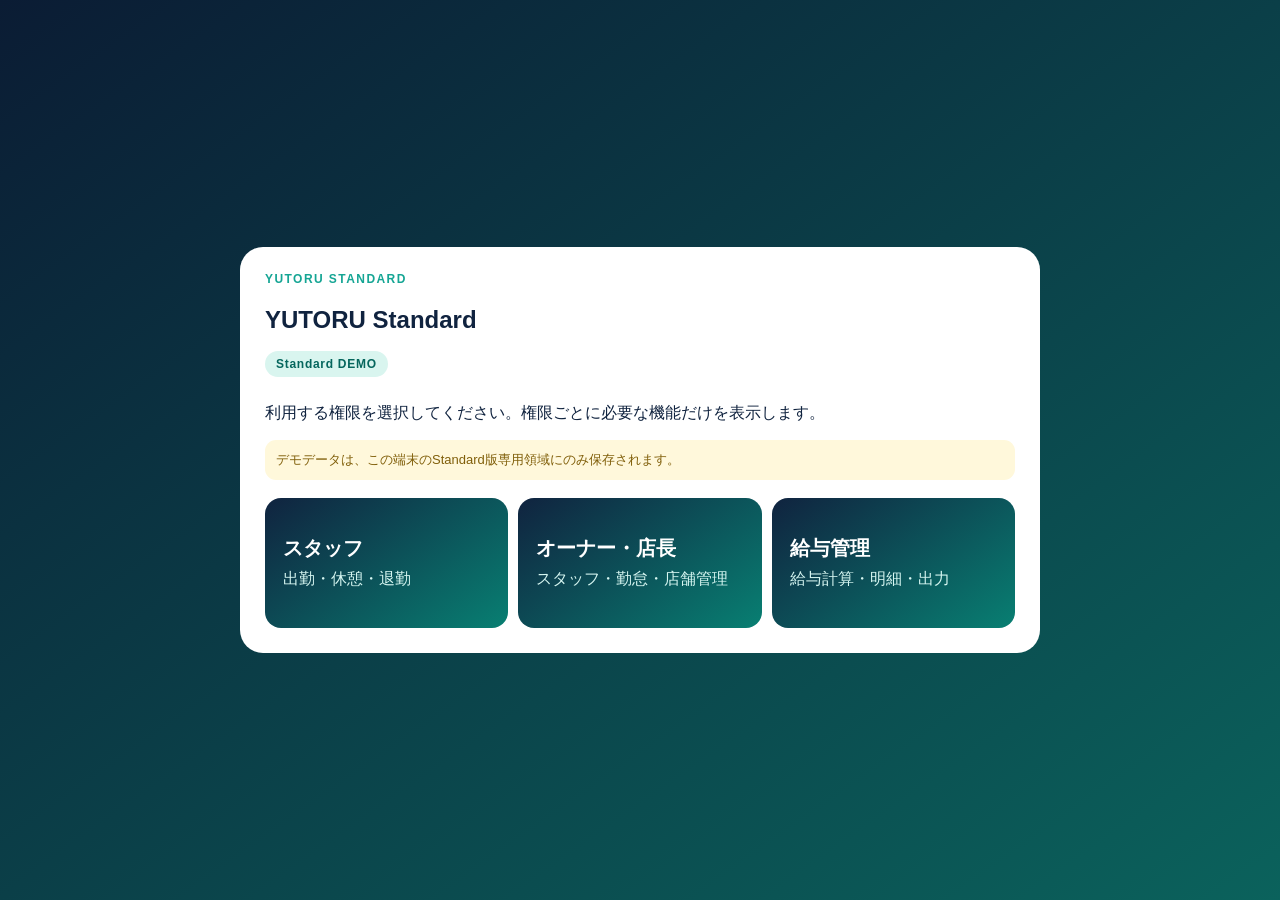
<file: standard/index.html>
<!doctype html>
<html lang="ja">
<head>
  <meta charset="utf-8">
  <meta name="viewport" content="width=device-width,initial-scale=1,viewport-fit=cover">
  <meta name="theme-color" content="#10233f">
  <meta name="apple-mobile-web-app-capable" content="yes">
  <meta name="apple-mobile-web-app-status-bar-style" content="black-translucent">
  <title>YUTORU Standard DEMO</title>
  <link rel="stylesheet" href="standard.css">
</head>
<body>
  <div id="role-gate" class="gate" role="dialog" aria-modal="true" aria-labelledby="gate-title">
    <section class="gate__panel">
      <p class="eyebrow">YUTORU STANDARD</p><h1 id="gate-title">YUTORU Standard</h1>
      <span class="start-badge">Standard DEMO</span>
      <p>利用する権限を選択してください。権限ごとに必要な機能だけを表示します。</p>
      <p class="demo-note">デモデータは、この端末のStandard版専用領域にのみ保存されます。</p>
      <div class="role-grid">
        <button data-role="punch"><b>スタッフ</b><span>出勤・休憩・退勤</span></button>
        <button data-role="manager"><b>オーナー・店長</b><span>スタッフ・勤怠・店舗管理</span></button>
        <button data-role="accounting"><b>給与管理</b><span>給与計算・明細・出力</span></button>
      </div>
    </section>
  </div>
  <header class="app-header no-print">
    <div><b class="logo">YUTORU Standard</b><span class="demo-badge">Standard DEMO</span></div>
    <label>権限<select id="role-switch"><option value="punch">スタッフ</option><option value="manager">オーナー・店長</option><option value="accounting">給与管理</option></select></label>
  </header>
  <nav id="nav" class="nav no-print" aria-label="メインナビゲーション"></nav>
  <div id="connection-status" class="connection-status is-online no-print" role="status" aria-live="polite">オンライン</div>
  <main id="app" class="container"></main>
  <dialog id="modal"><div id="modal-content"></div></dialog>
  <footer class="no-print">YUTORU Standard DEMO</footer>
  <script src="standard.js"></script>
</body>
</html>
</file>
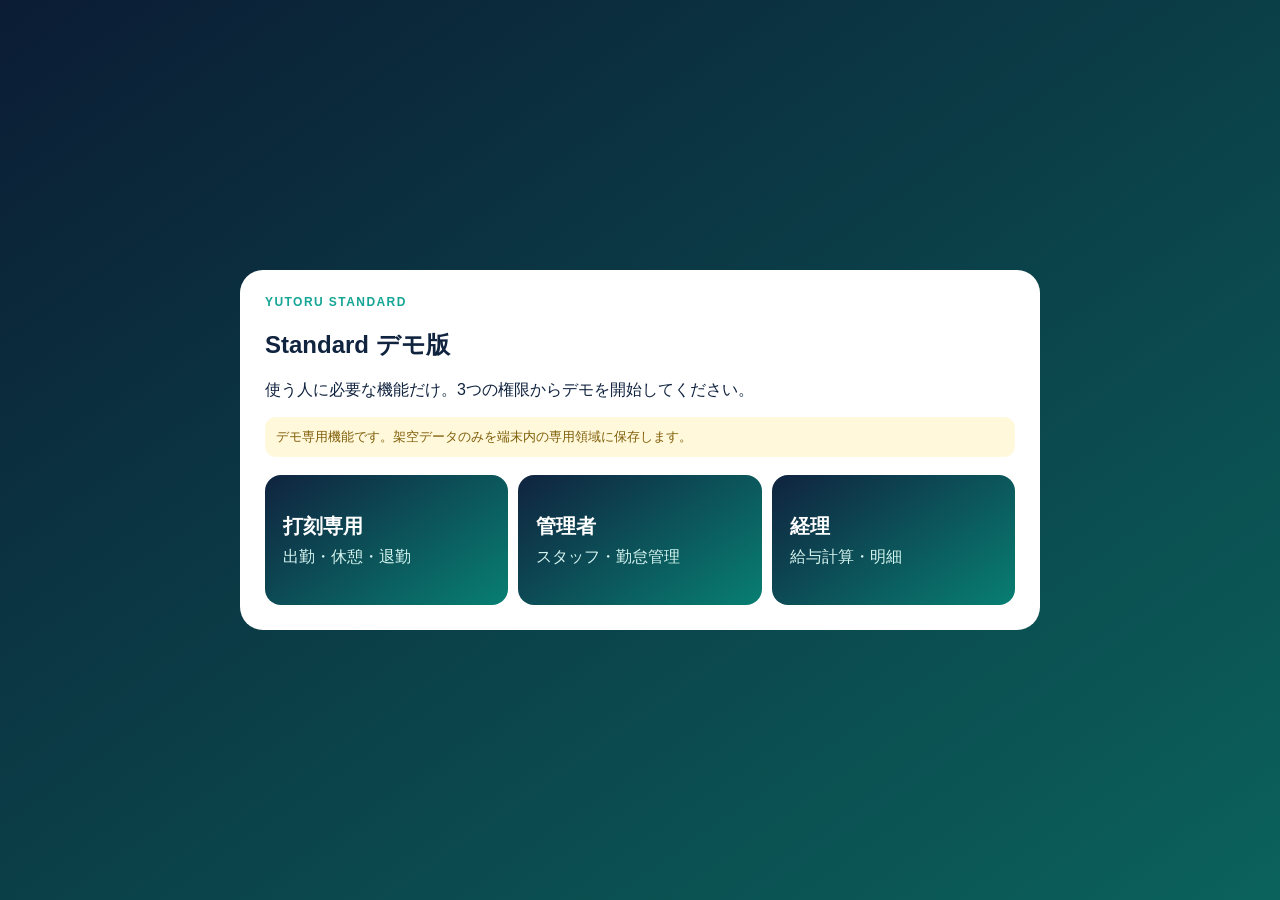
<file: standard-demo.html>
<!doctype html>
<html lang="ja">
<head>
  <meta charset="utf-8">
  <meta name="viewport" content="width=device-width,initial-scale=1,viewport-fit=cover">
  <meta name="theme-color" content="#10233f">
  <title>YUTORU Standard デモ版</title>
  <link rel="stylesheet" href="standard/standard.css">
</head>
<body>
  <div id="role-gate" class="gate" role="dialog" aria-modal="true" aria-labelledby="gate-title">
    <section class="gate__panel">
      <p class="eyebrow">YUTORU STANDARD</p><h1 id="gate-title">Standard デモ版</h1>
      <p>使う人に必要な機能だけ。3つの権限からデモを開始してください。</p>
      <p class="demo-note">デモ専用機能です。架空データのみを端末内の専用領域に保存します。</p>
      <div class="role-grid">
        <button data-role="punch"><b>打刻専用</b><span>出勤・休憩・退勤</span></button>
        <button data-role="manager"><b>管理者</b><span>スタッフ・勤怠管理</span></button>
        <button data-role="accounting"><b>経理</b><span>給与計算・明細</span></button>
      </div>
    </section>
  </div>
  <header class="app-header no-print"><div><b class="logo">YUTORU</b><span class="demo-badge">Standard デモ版</span></div><label>デモ権限<select id="role-switch"><option value="punch">打刻専用</option><option value="manager">管理者</option><option value="accounting">経理</option></select></label></header>
  <nav id="nav" class="nav no-print" aria-label="メインナビゲーション"></nav>
  <main id="app" class="container"></main>
  <dialog id="modal"><div id="modal-content"></div></dialog>
  <footer class="no-print">YUTORU Standard 機能確認用デモ — 本番・Light版とは分離されています</footer>
  <script src="standard/standard.js"></script>
</body>
</html>
</file>
<file: standard/standard.css>
:root{--navy:#10233f;--teal:#087f72;--mint:#d9f5ef;--bg:#f3f6f8;--line:#dce5e8;--muted:#62717d;--danger:#c63b3b;--white:#fff}*{box-sizing:border-box}html{font-size:16px}body{margin:0;background:var(--bg);color:var(--navy);font-family:-apple-system,BlinkMacSystemFont,"Hiragino Sans","Yu Gothic",sans-serif}button,input,select{font:inherit}button{border:0;cursor:pointer}.hidden{display:none!important}.app-header{position:sticky;z-index:20;top:0;min-height:64px;padding:max(12px,env(safe-area-inset-top)) max(16px,env(safe-area-inset-right)) 12px max(16px,env(safe-area-inset-left));display:flex;align-items:center;justify-content:space-between;gap:12px;color:white;background:var(--navy)}.logo{font-size:20px;letter-spacing:.12em}.demo-badge{margin-left:9px;padding:5px 9px;border-radius:99px;background:#1ba798;font-size:11px;font-weight:800}.app-header label{font-size:11px}.app-header select{display:block;margin-top:3px;padding:7px;border-radius:8px;max-width:130px}.nav{position:sticky;z-index:15;top:64px;display:flex;gap:8px;overflow-x:auto;padding:10px 16px;background:white;border-bottom:1px solid var(--line);scrollbar-width:none}.nav button{flex:none;padding:9px 13px;border-radius:10px;background:#edf2f4;color:var(--navy);font-weight:800}.nav button.active{background:var(--mint);color:#05665d}.container{width:min(1120px,100%);margin:auto;padding:14px}.card{margin-bottom:14px;padding:18px;border:1px solid var(--line);border-radius:18px;background:white;box-shadow:0 3px 16px #10233f0a}.hero{color:white;background:linear-gradient(135deg,var(--navy),#0b665f)}.hero p{color:#d6f6f1}.eyebrow{margin:0;color:#15a594;font-size:12px;font-weight:900;letter-spacing:.12em}.row{display:flex;align-items:center;justify-content:space-between;gap:10px;flex-wrap:wrap}.grid{display:grid;grid-template-columns:repeat(2,minmax(0,1fr));gap:10px}.metric{padding:13px;border:1px solid var(--line);border-radius:13px;background:#f8fafb}.metric small{display:block;color:var(--muted);margin-bottom:5px}.metric b{font-size:18px}.total{color:#087660;font-size:27px!important}.btn{padding:11px 14px;border-radius:11px;font-weight:800;background:#e8eef0;color:var(--navy)}.btn-primary{background:var(--teal);color:white}.btn-dark{background:var(--navy);color:white}.btn-danger{background:var(--danger);color:white}.actions{display:flex;gap:8px;flex-wrap:wrap}.table-wrap{overflow:auto}table{width:100%;border-collapse:collapse;white-space:nowrap}th,td{padding:11px 9px;border-bottom:1px solid var(--line);text-align:left;font-size:13px}th{background:#f7f9fa;color:#526270}.mobile-list{display:none}.work-card,.pay-card{display:grid;gap:10px}.work-card dl,.pay-card dl{display:grid;grid-template-columns:1fr 1fr;gap:7px;margin:0}.work-card dl div,.pay-card dl div{padding:8px;background:#f6f9fa;border-radius:9px}.work-card dt,.pay-card dt{color:var(--muted);font-size:11px}.work-card dd,.pay-card dd{margin:3px 0 0;font-weight:800}.punch-actions{display:grid;grid-template-columns:1fr 1fr;gap:9px}.punch-actions button{min-height:64px;font-size:17px}.form-grid{display:grid;grid-template-columns:1fr 1fr;gap:12px}.form-grid label{font-size:12px;color:var(--muted)}input,select{width:100%;padding:11px;border:1px solid #cbd7dc;border-radius:9px;background:white}.notice,.demo-note{padding:11px;border-radius:11px;background:#fff8db;color:#805f0a;font-size:13px}.gate{position:fixed;inset:0;z-index:100;display:grid;place-items:center;overflow:auto;padding:18px;background:linear-gradient(145deg,#0b1c34,#0b625c)}.gate__panel{width:min(800px,100%);padding:25px;border-radius:23px;background:white}.role-grid{display:grid;grid-template-columns:repeat(3,1fr);gap:10px;margin-top:18px}.role-grid button{display:flex;min-height:130px;flex-direction:column;justify-content:center;gap:7px;padding:18px;border-radius:16px;color:white;background:linear-gradient(145deg,var(--navy),var(--teal));text-align:left}.role-grid b{font-size:20px}.role-grid span{color:#d6f6f1}dialog{width:min(680px,calc(100% - 20px));max-height:calc(100dvh - 20px);padding:0;border:0;border-radius:18px;overflow:auto;box-shadow:0 24px 80px #0005}dialog::backdrop{background:#10233f99}#modal-content{padding:20px}footer{text-align:center;padding:22px;color:var(--muted);font-size:12px}.print-sheet{background:white}.print-sheet__head{border-bottom:3px solid var(--navy);padding-bottom:15px}.print-only{display:none}
@media(max-width:700px){.container{padding:10px}.card{padding:15px}.grid,.form-grid,.role-grid{grid-template-columns:1fr}.role-grid button{min-height:100px}.desktop-table{display:none}.mobile-list{display:grid;gap:10px}.app-header{align-items:flex-start}.nav{top:72px}.pay-card .actions>*{flex:1}.punch-actions button{min-height:70px}.work-card dl,.pay-card dl{grid-template-columns:1fr 1fr}}
.payroll-print__head,.print-sheet__head{display:flex;align-items:flex-end;justify-content:space-between;gap:24px;margin-bottom:24px;padding-bottom:14px;border-bottom:2px solid var(--navy)}.payroll-print__head h1,.payroll-print__head p,.print-sheet__head h1,.print-sheet__head p{margin:3px 0}.payroll-print__head>div:last-child,.print-sheet__head>div:last-child{text-align:right}.print-logo{font-size:24px;letter-spacing:.18em}.slip-staff{display:flex;align-items:baseline;gap:28px;padding:10px 4px;border-bottom:1px solid var(--line)}.slip-staff span,.slip-details dt{color:var(--muted);font-size:13px}.slip-staff strong{font-size:21px}.slip-details{margin:0}.slip-details div{display:grid;grid-template-columns:1fr 1fr;align-items:center;min-height:52px;padding:8px 14px;border-bottom:1px solid var(--line)}.slip-details dd{margin:0;text-align:right;font-size:17px;font-weight:800}.slip-details .slip-total{margin-top:12px;border:0;background:var(--navy);color:white}.slip-details .slip-total dt{color:white;font-weight:800}.slip-details .slip-total dd{font-size:26px}.payroll-table th,.payroll-table td{text-align:right}.payroll-table th:first-child,.payroll-table td:first-child{text-align:left}
@page{size:A4 portrait;margin:14mm}@media print{html,body{background:white}.no-print,.gate{display:none!important}.container{width:100%;margin:0;padding:0}.card{margin:0;padding:0;border:0;border-radius:0;box-shadow:none}body.printing>*:not(#modal){display:none!important}body.printing #modal{display:block;position:static;width:auto;max-height:none;margin:0;padding:0;border:0;overflow:visible;box-shadow:none}body.printing #modal-content{padding:0}body.printing-payroll>*:not(#app){display:none!important}body.printing-payroll #app>*:not(.payroll-print){display:none!important}.print-only{display:block}.print-sheet{width:100%;break-inside:avoid;page-break-inside:avoid;font-size:10.5pt}.print-sheet__head{margin-bottom:16px}.slip-details div{break-inside:avoid;page-break-inside:avoid}.payroll-print__head{margin-bottom:12px}.payroll-print .table-wrap{overflow:visible}.payroll-table{white-space:normal}.payroll-table thead{display:table-header-group}.payroll-table tr{break-inside:avoid;page-break-inside:avoid}.payroll-table th,.payroll-table td{padding:9px 6px;font-size:9pt}.payroll-table th:first-child{white-space:nowrap}}
.start-badge{display:inline-block;margin:-6px 0 10px;padding:6px 11px;border-radius:99px;background:var(--mint);color:#05665d;font-size:12px;font-weight:900;letter-spacing:.06em}.setting-list{display:grid;gap:10px}.setting-list .metric small{display:block;margin-top:4px}.status-line{display:flex;align-items:center;justify-content:space-between;gap:10px}.status-pill{padding:5px 9px;border-radius:99px;background:var(--mint);color:#05665d;font-size:12px;font-weight:800}

/* Keep the Standard header on one line on iPhone-sized screens. */
@media(max-width:430px){
  .app-header{min-height:64px;align-items:center;gap:6px;padding-left:max(10px,env(safe-area-inset-left));padding-right:max(10px,env(safe-area-inset-right))}
  .app-header>div{display:flex;align-items:center;min-width:0;gap:5px;white-space:nowrap;flex-wrap:nowrap}
  .logo{font-size:15px;letter-spacing:.02em;white-space:nowrap}
  .demo-badge{margin-left:0;padding:4px 6px;font-size:9px;white-space:nowrap}
  .app-header label{flex:0 0 78px;max-width:78px;white-space:nowrap;font-size:9px}
  .app-header select{margin-top:2px;padding:5px 3px;font-size:10px;max-width:78px}
  .nav{top:64px}
}


/* Mobile UX improvements */
.connection-status{position:sticky;z-index:14;top:111px;margin:0;padding:6px 12px;text-align:center;font-size:12px;font-weight:800;border-bottom:1px solid var(--line);background:#eaf7f4;color:#05665d}
.connection-status.is-offline{background:#fff3cd;color:#805f0a}
.punch-current{display:flex;align-items:center;justify-content:space-between;gap:10px;margin-top:12px;padding:11px 12px;border-radius:12px;background:#f3f7f8}
.punch-current span{color:var(--muted);font-size:12px}.punch-current b{font-size:18px}
.punch-actions--guided{grid-template-columns:repeat(auto-fit,minmax(140px,1fr))}
.punch-actions .is-next{outline:3px solid #9fe6d9;box-shadow:0 0 0 4px #d9f5ef}
.punch-help{margin:10px 0 0;color:var(--muted);font-size:12px}
.latest-punch{display:grid;gap:3px;margin:10px 0;padding:12px;border-radius:12px;background:#eef8f6}
.latest-punch small,.calc-time{color:var(--muted);font-size:11px}
.calc-time{display:inline-block;margin-left:6px}
.manager-sections details{border-top:1px solid var(--line);padding:10px 0}
.manager-sections details:first-of-type{margin-top:8px}
.manager-sections summary{cursor:pointer;font-weight:900;list-style:none;touch-action:manipulation}
.manager-sections summary::-webkit-details-marker{display:none}
.manager-sections summary::after{content:'＋';float:right;color:var(--teal)}
.manager-sections details[open] summary::after{content:'−'}
.quick-grid{display:grid;grid-template-columns:repeat(3,minmax(0,1fr));gap:8px;margin-top:10px}
button,.btn,.nav button,.role-grid button,summary{touch-action:manipulation}
@media(max-width:700px){
  .connection-status{top:112px}
  .quick-grid{grid-template-columns:1fr 1fr}
}
@media(max-width:430px){
  .connection-status{top:105px}
  .quick-grid{grid-template-columns:1fr}
  .calc-time{display:block;margin:2px 0 0}
}

/* Mobile polish: clearer touch targets and compact manager navigation */
@media(max-width:700px){
  .manager-sections>p{margin-top:4px;color:var(--muted);font-size:12px}
  .manager-sections details{padding:0;border:1px solid var(--line);border-radius:13px;margin:9px 0;overflow:hidden}
  .manager-sections details:first-of-type{margin-top:10px}
  .manager-sections summary{min-height:52px;display:flex;align-items:center;justify-content:space-between;padding:13px 14px;background:#f7fafb}
  .manager-sections summary::after{float:none;margin-left:10px}
  .manager-sections .quick-grid{padding:10px;margin:0;background:white}
  .manager-sections .quick-grid .btn{min-height:48px;text-align:left}
  .punch-actions .btn{min-height:76px;font-size:19px}
  .punch-actions .btn-danger{border:2px solid #a92e2e}
  .status-pill{white-space:nowrap}
  input,select,.btn{min-height:44px}
}
@media(max-width:430px){
  .manager-sections .quick-grid{grid-template-columns:1fr}
  .manager-sections .quick-grid .btn{width:100%}
}

/* Branded production PIN authentication */
.pin-modal{width:min(420px,calc(100% - 28px));padding:0;border:0;border-radius:22px;overflow:hidden;box-shadow:0 28px 90px #06122566}
.pin-modal::backdrop{background:#07162fb3;backdrop-filter:blur(3px)}
#pin-form{padding:24px;background:white}
#pin-form h2{margin:6px 0 5px;font-size:25px}
#pin-help{margin:0 0 18px;color:var(--muted);font-size:13px}
.pin-input{min-height:62px;padding:13px 16px;border:2px solid #cbd7dc;border-radius:14px;font-size:26px;font-weight:800;letter-spacing:.18em;text-align:center}
.pin-input:focus{outline:3px solid var(--mint);border-color:var(--teal)}
.pin-error{min-height:22px;margin:8px 0 0;color:var(--danger);font-size:13px;font-weight:800}
.pin-actions{display:grid;grid-template-columns:1fr 1fr;gap:10px;margin-top:10px}
.pin-actions .btn{min-height:52px}
@media(max-width:430px){#pin-form{padding:20px}.pin-modal{border-radius:20px}.pin-input{font-size:24px}}
</file>
